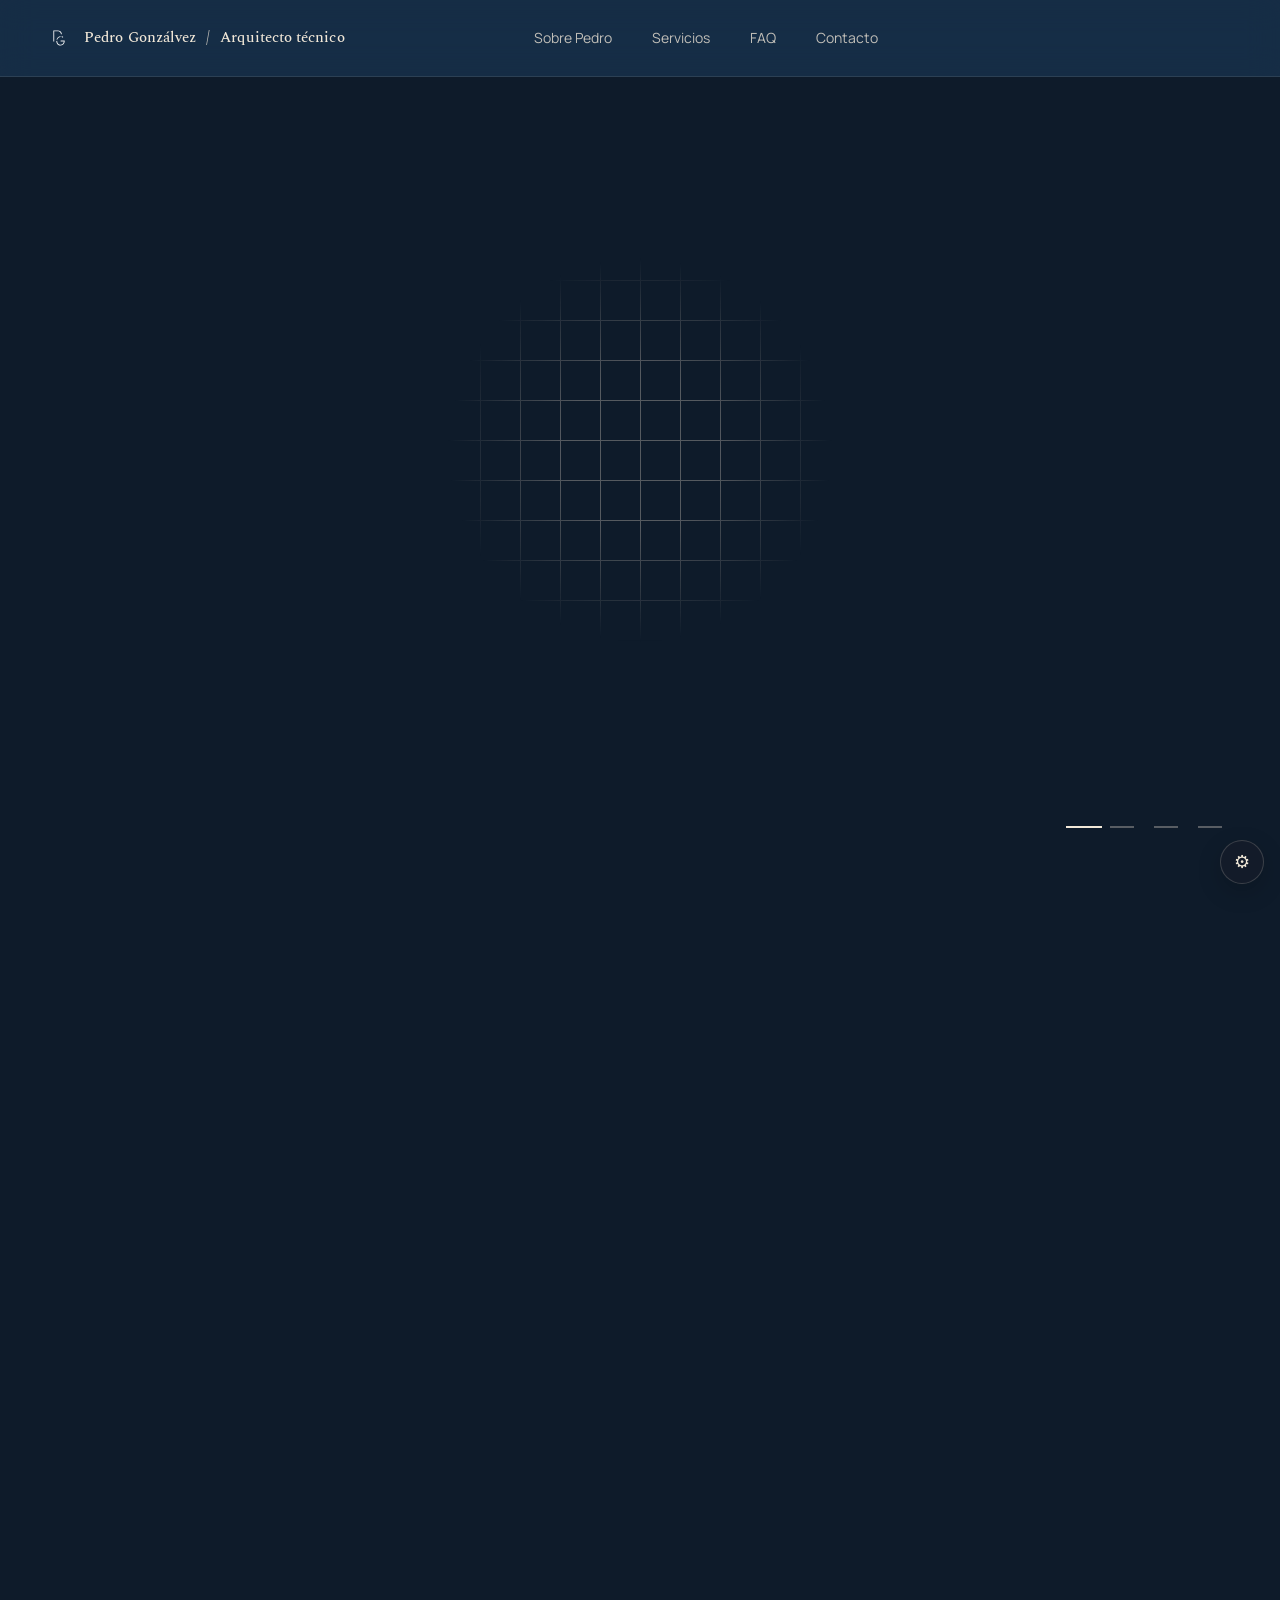
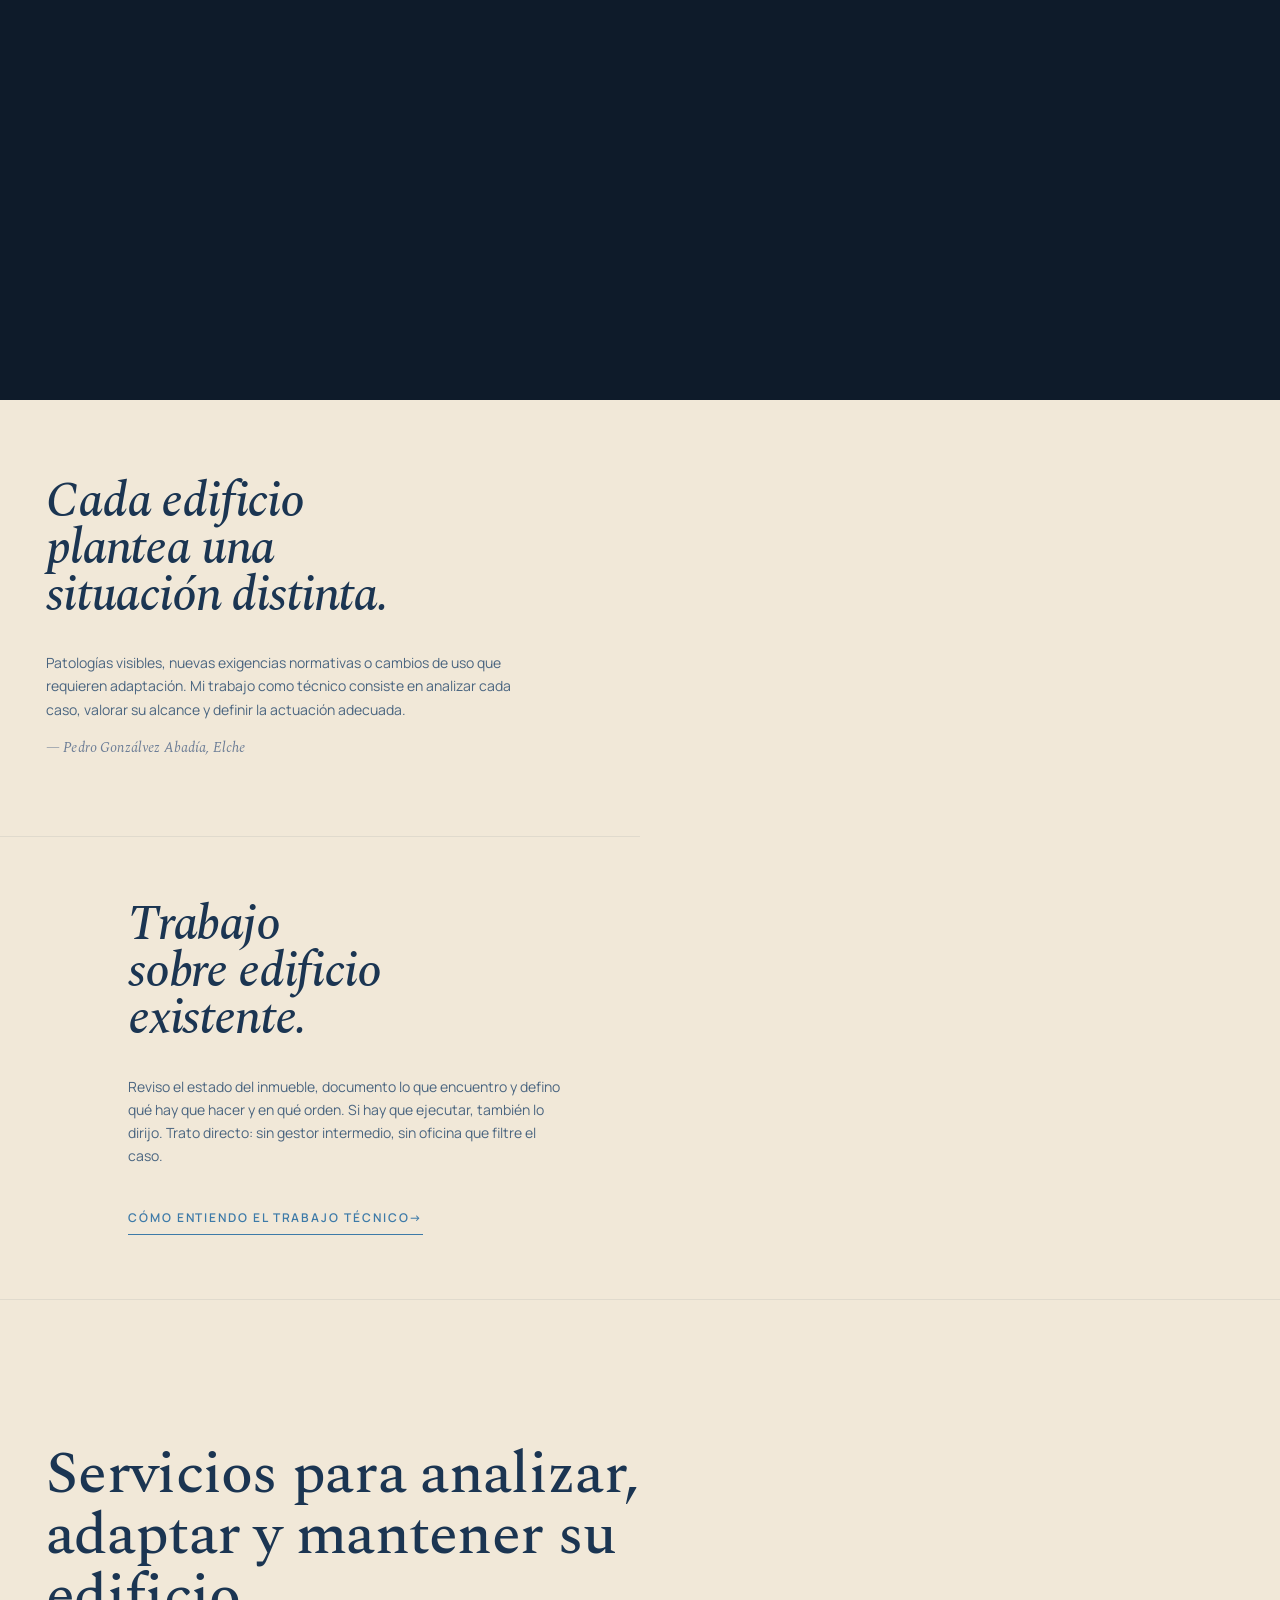
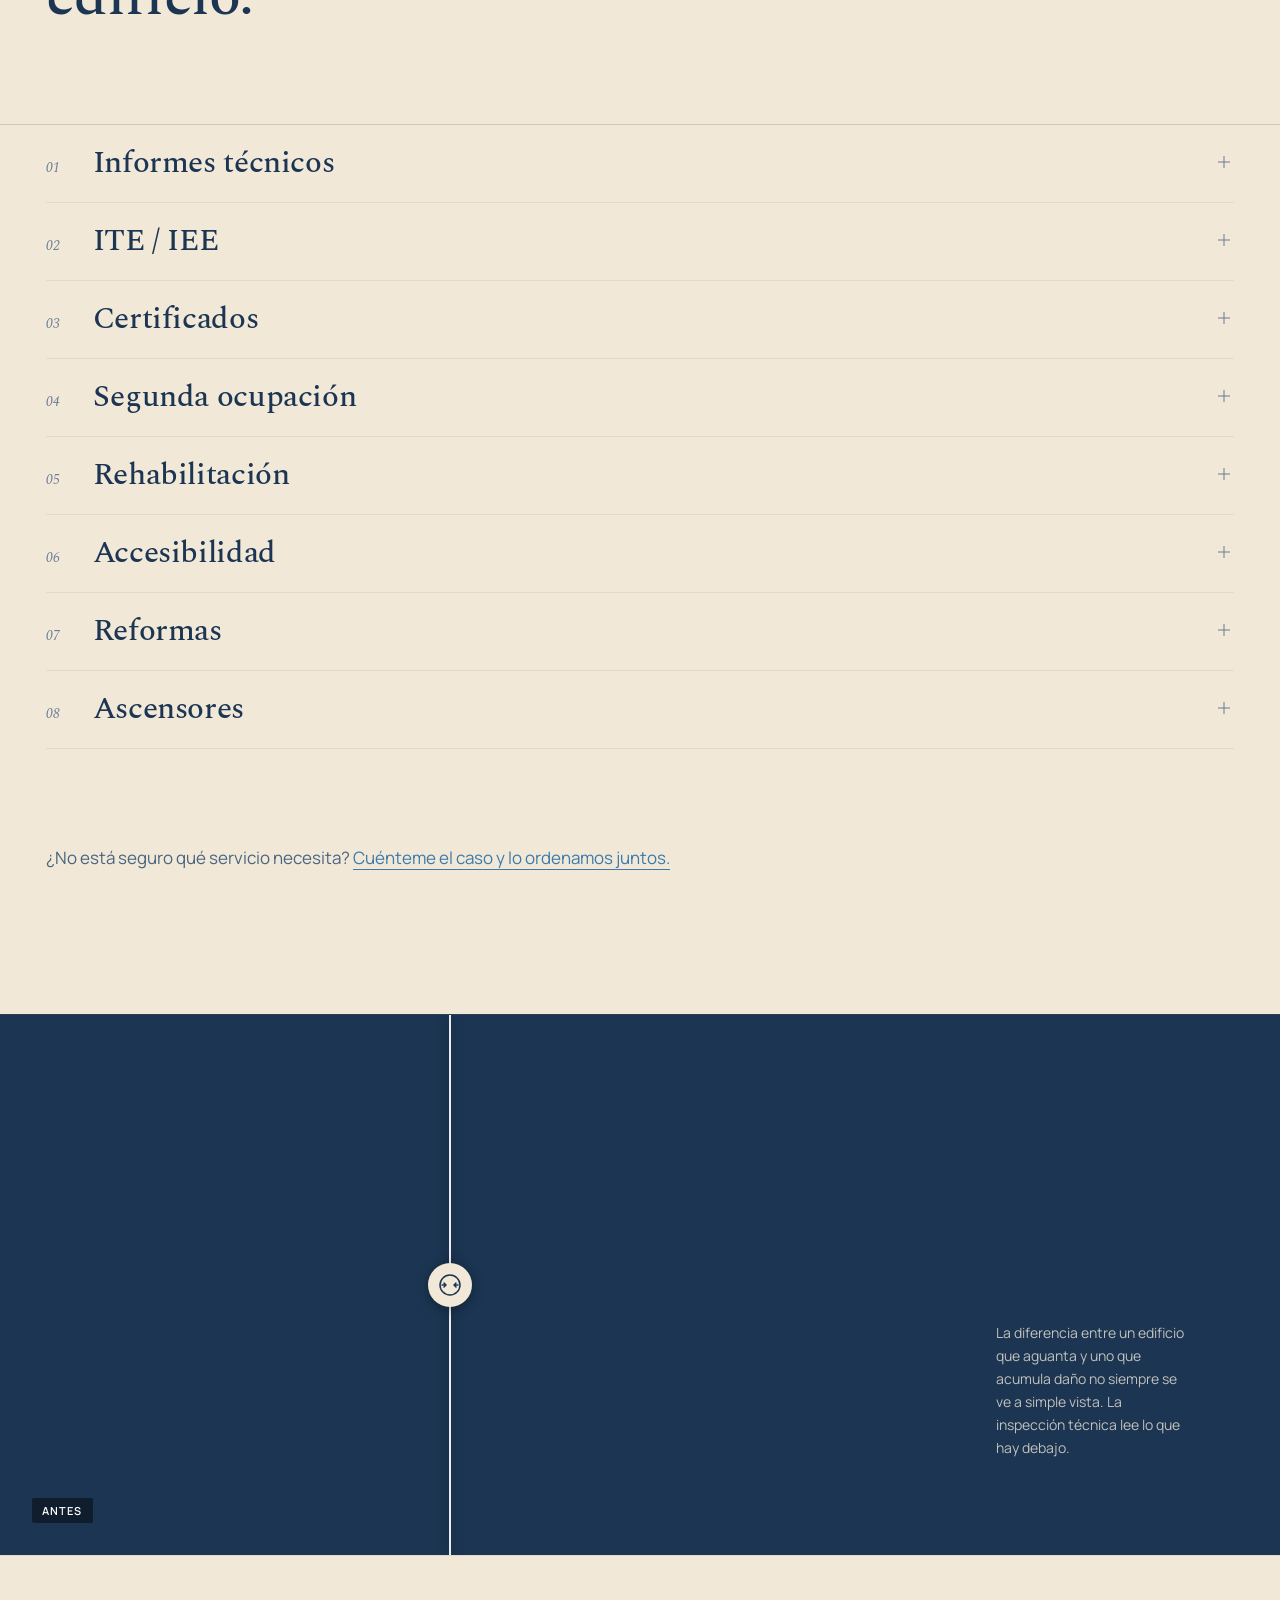
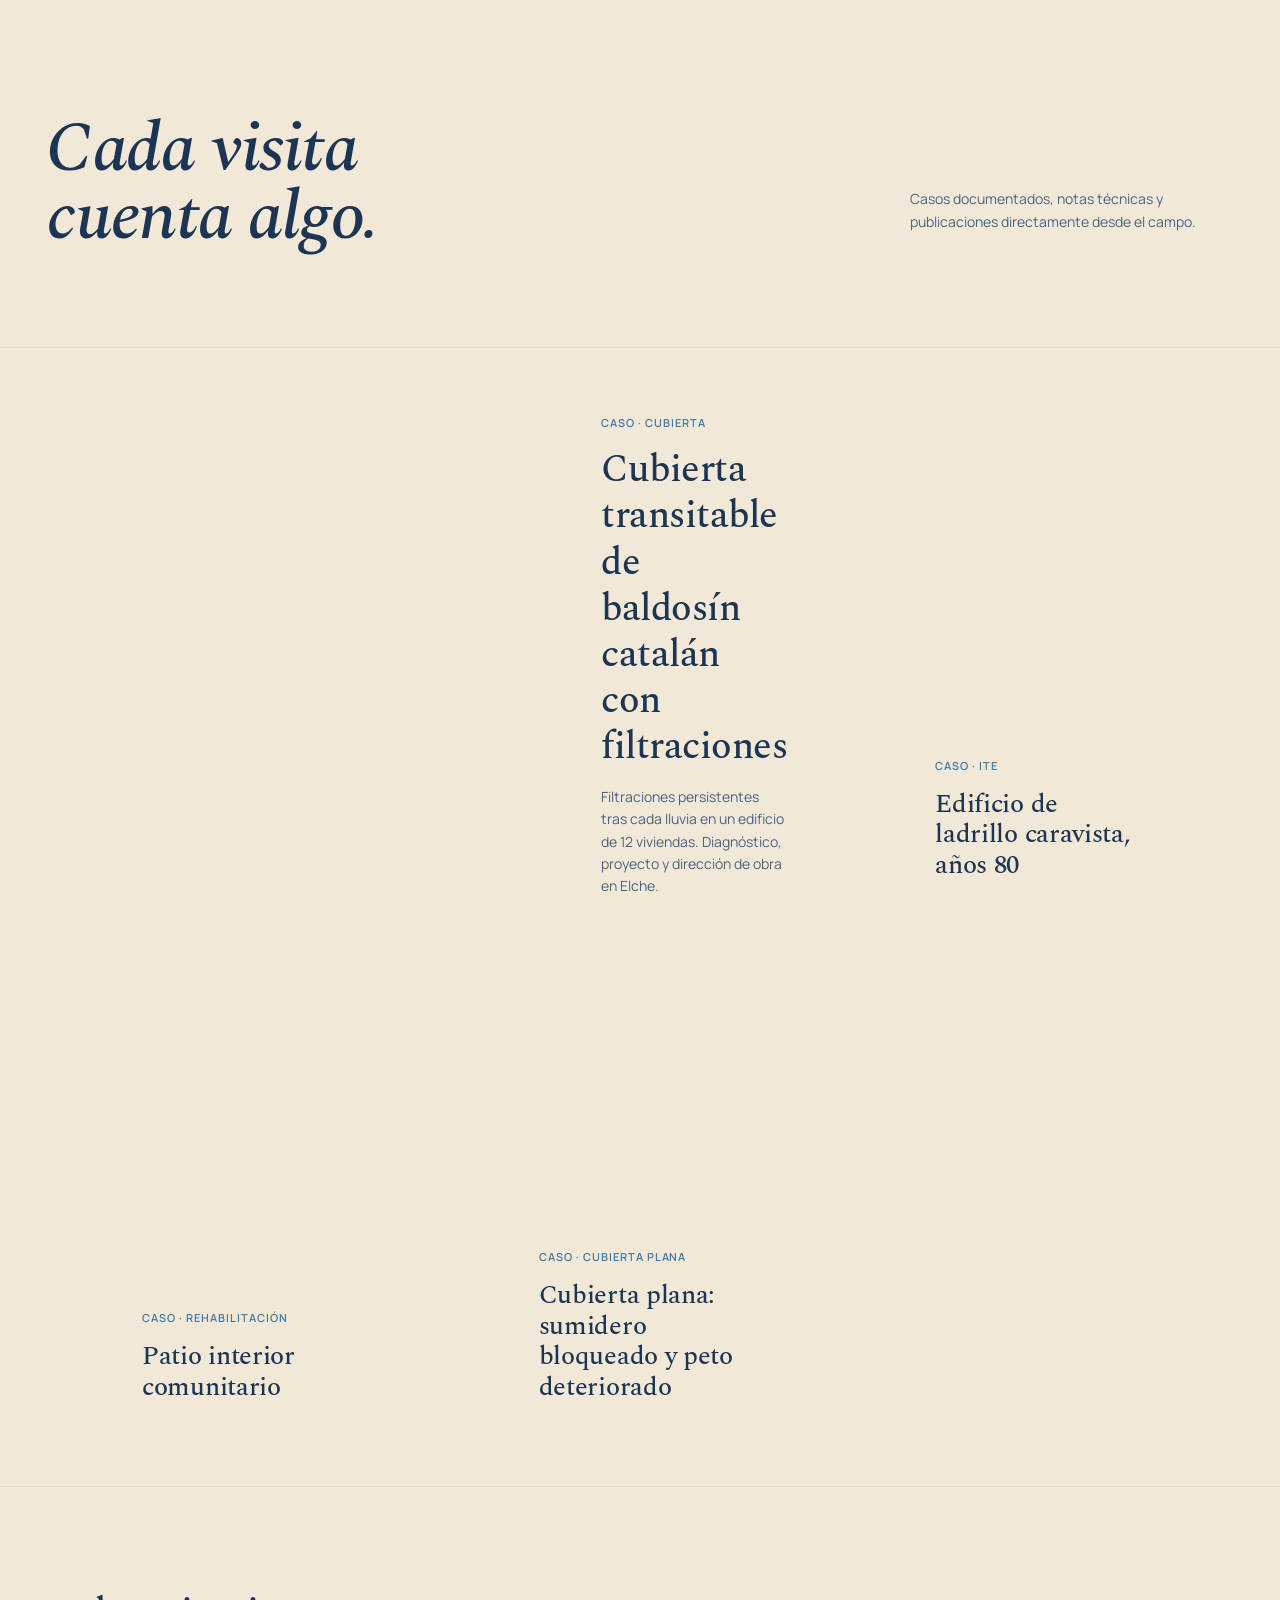
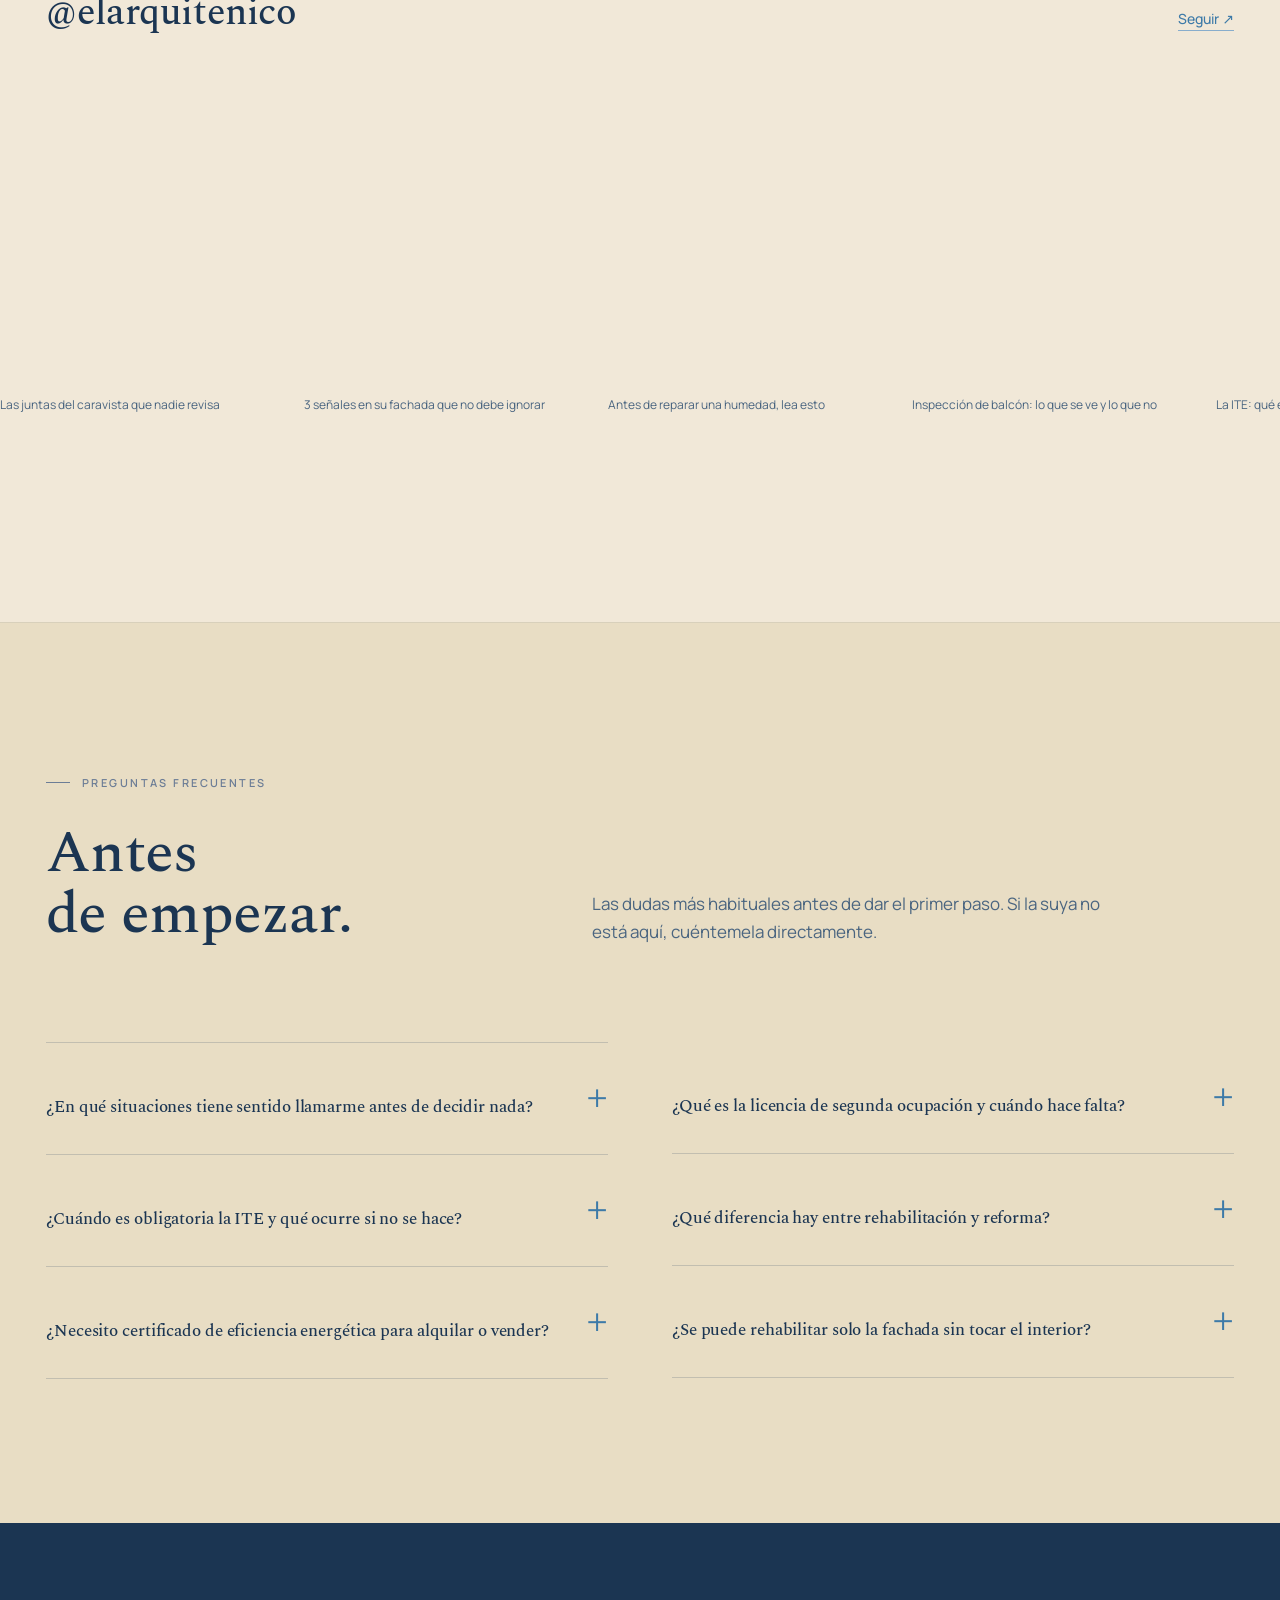
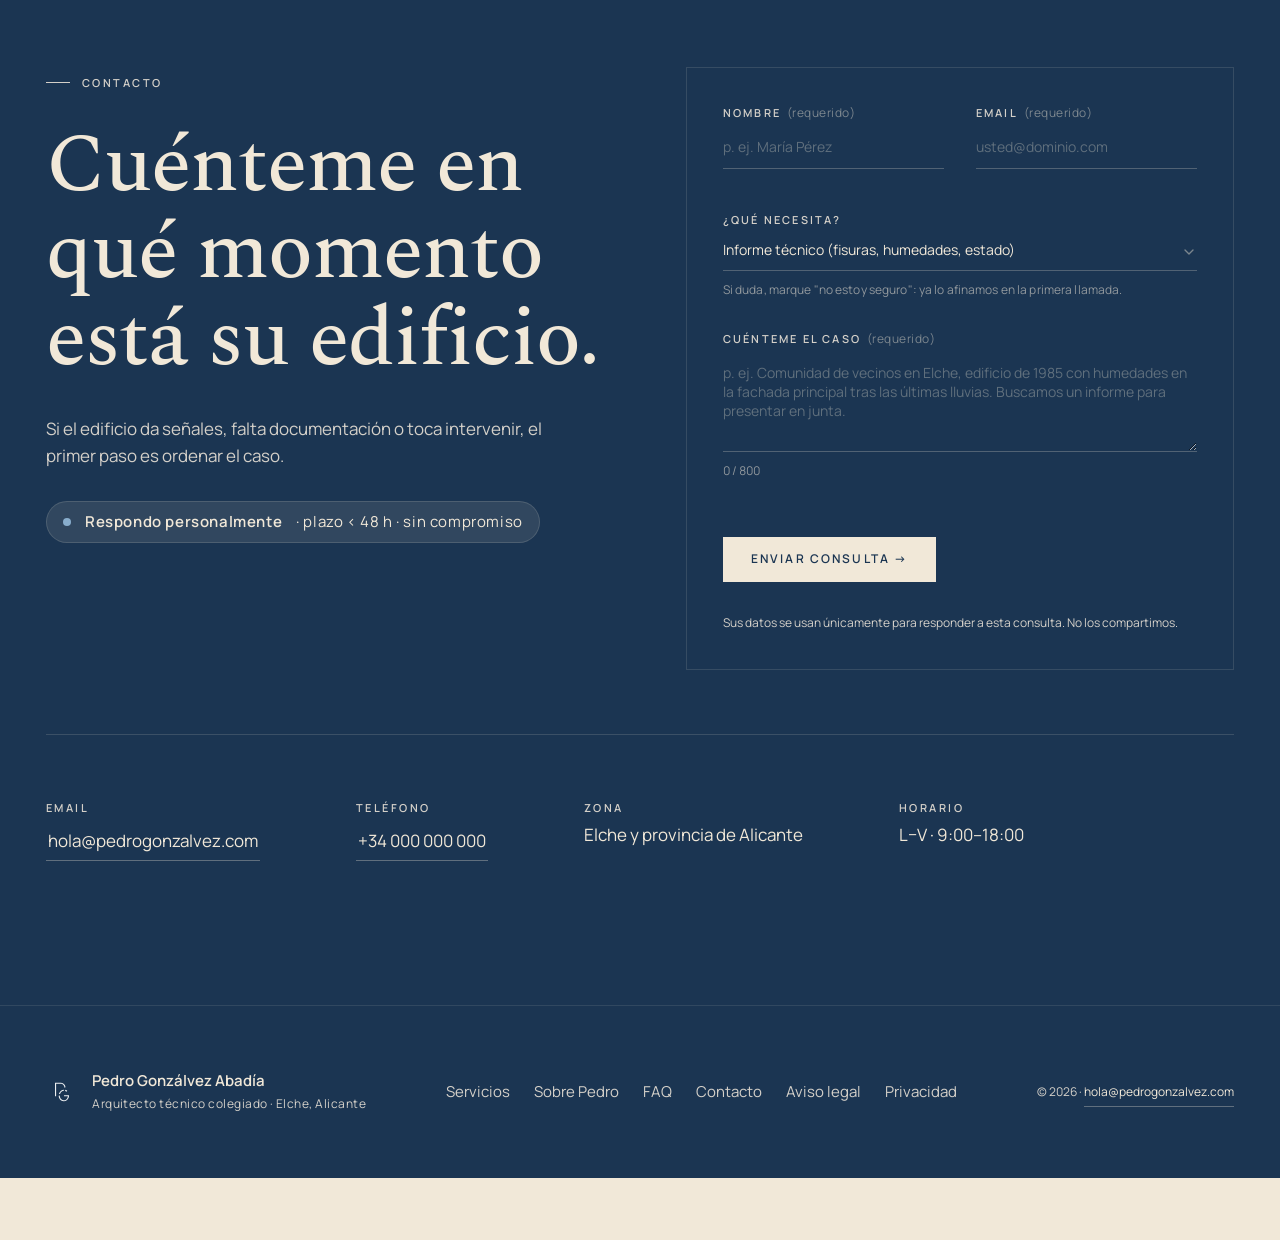
<file: index.html>
<!doctype html>
<html lang="es">
<head>
<meta charset="utf-8" />
<meta http-equiv="refresh" content="0;url=/07-prototype/variants/v1/" />
<title>Pedro Gonzálvez · Arquitecto técnico</title>
</head>
<body></body>
</html>
</file>
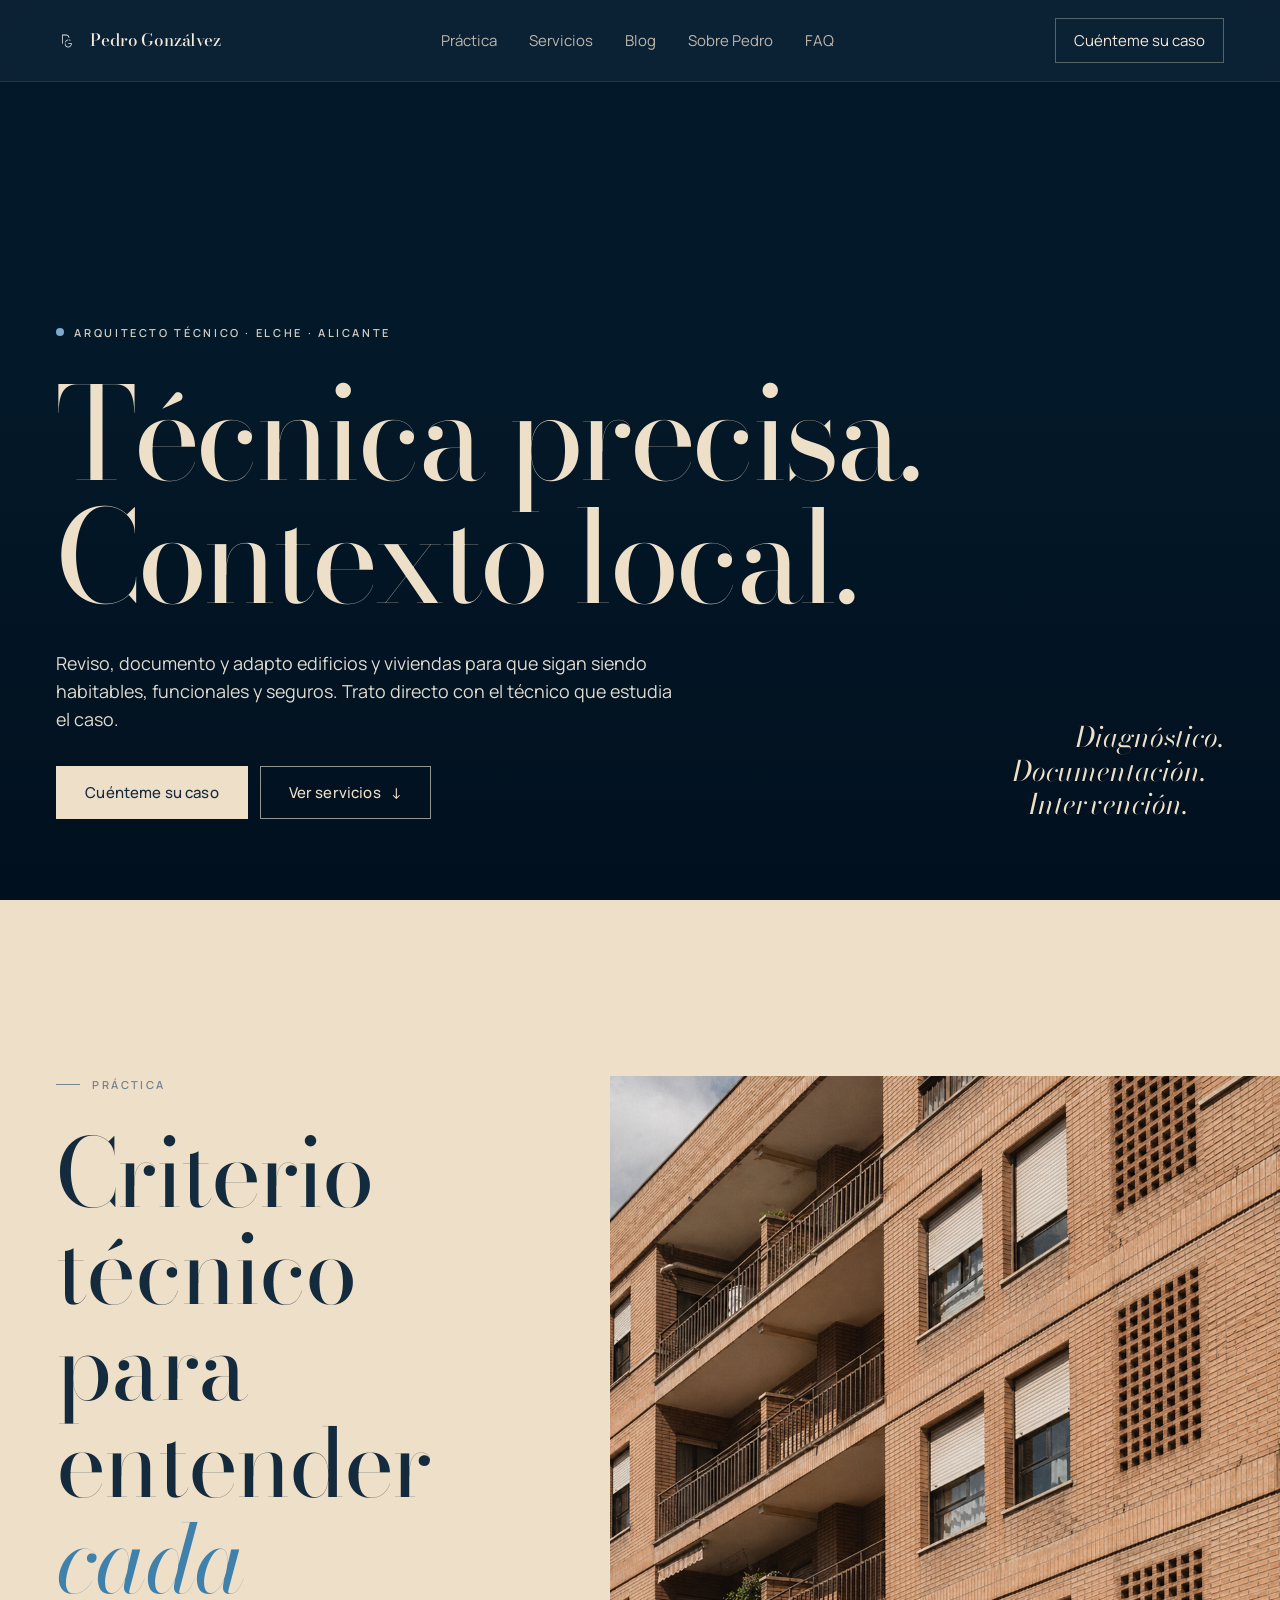
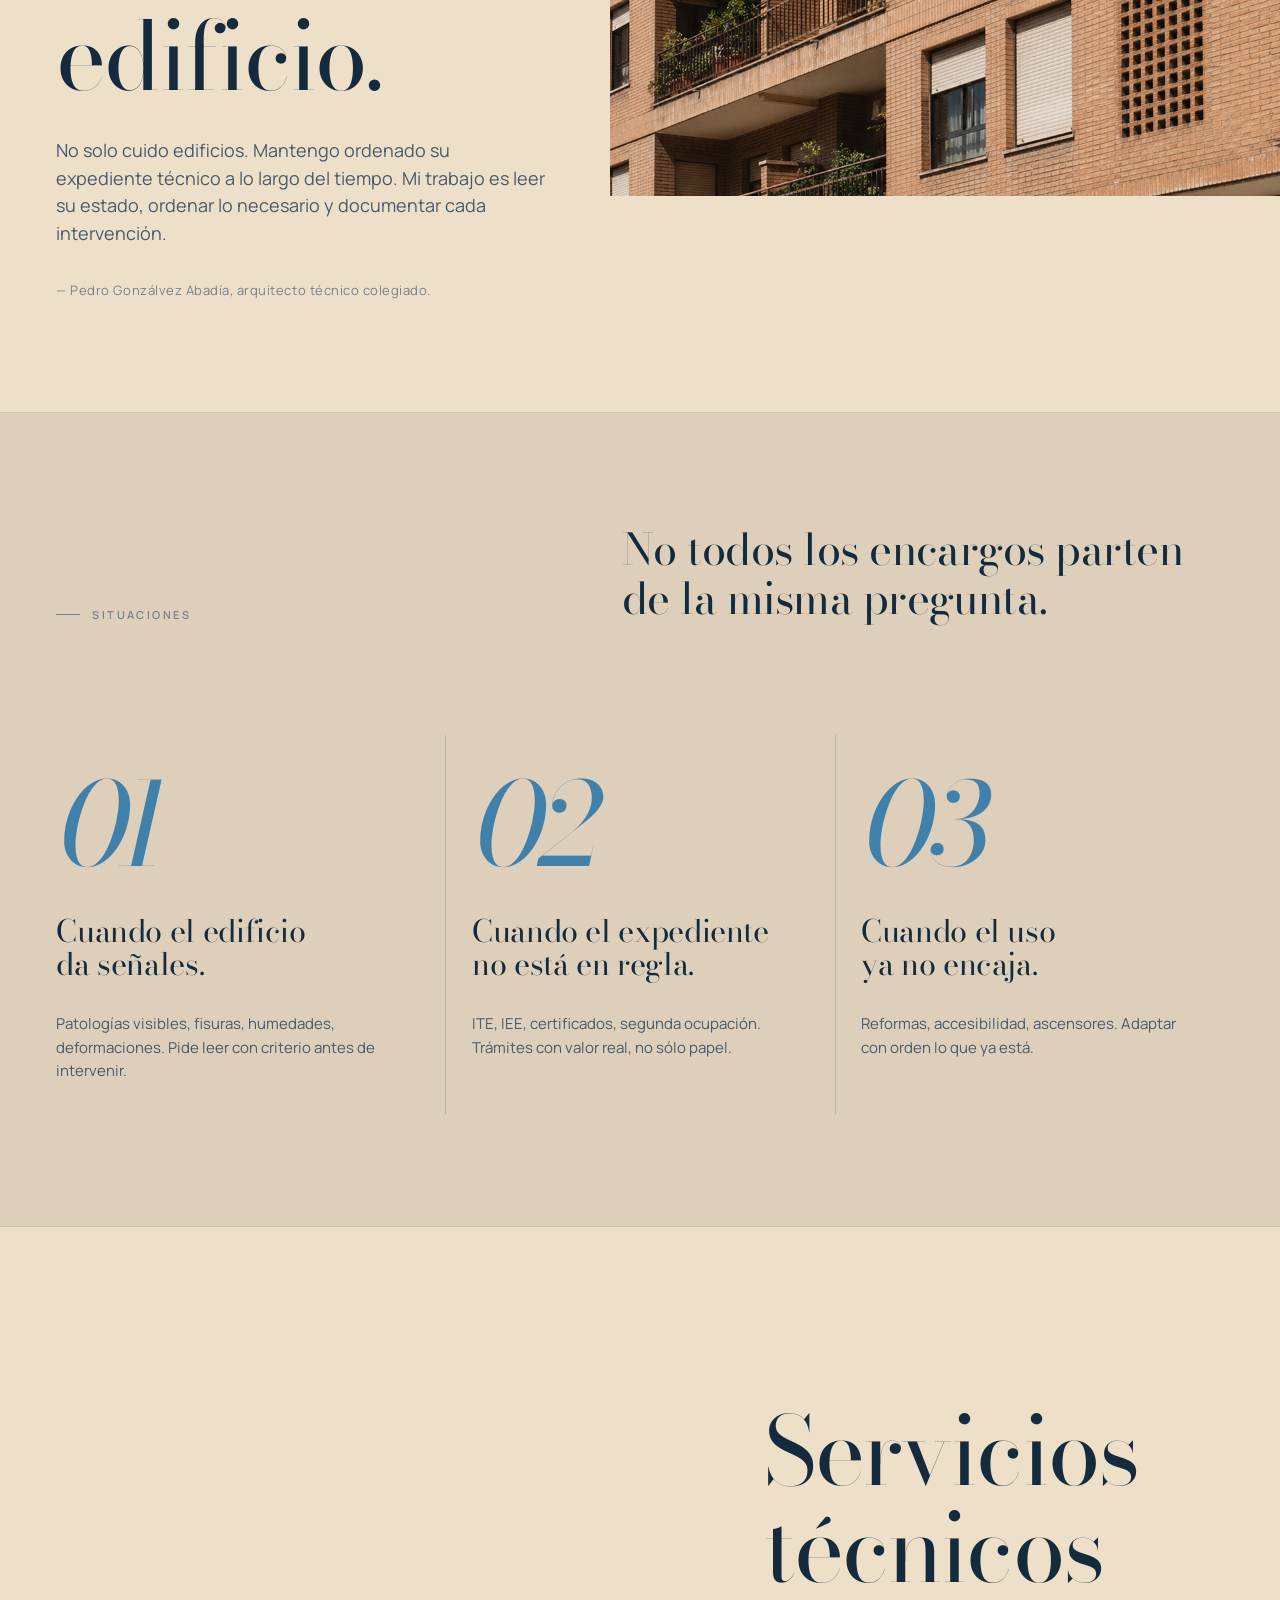
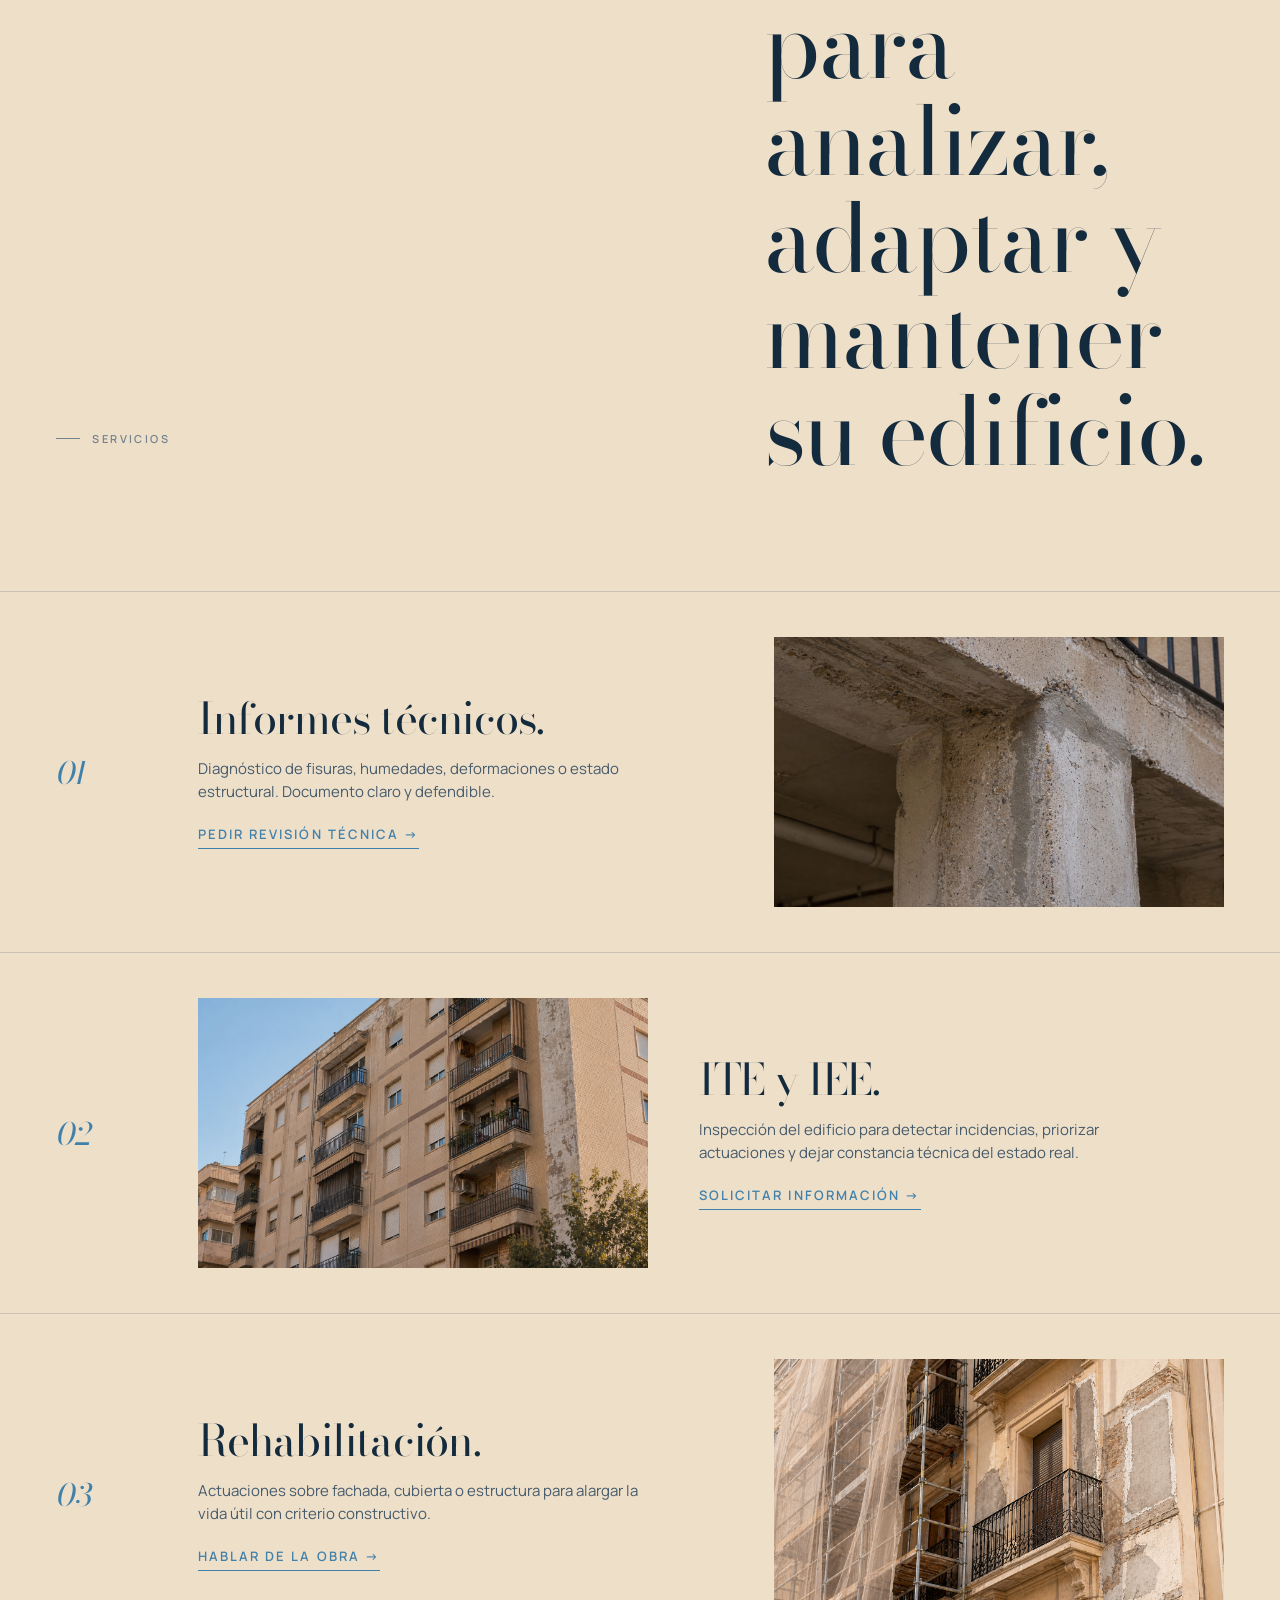
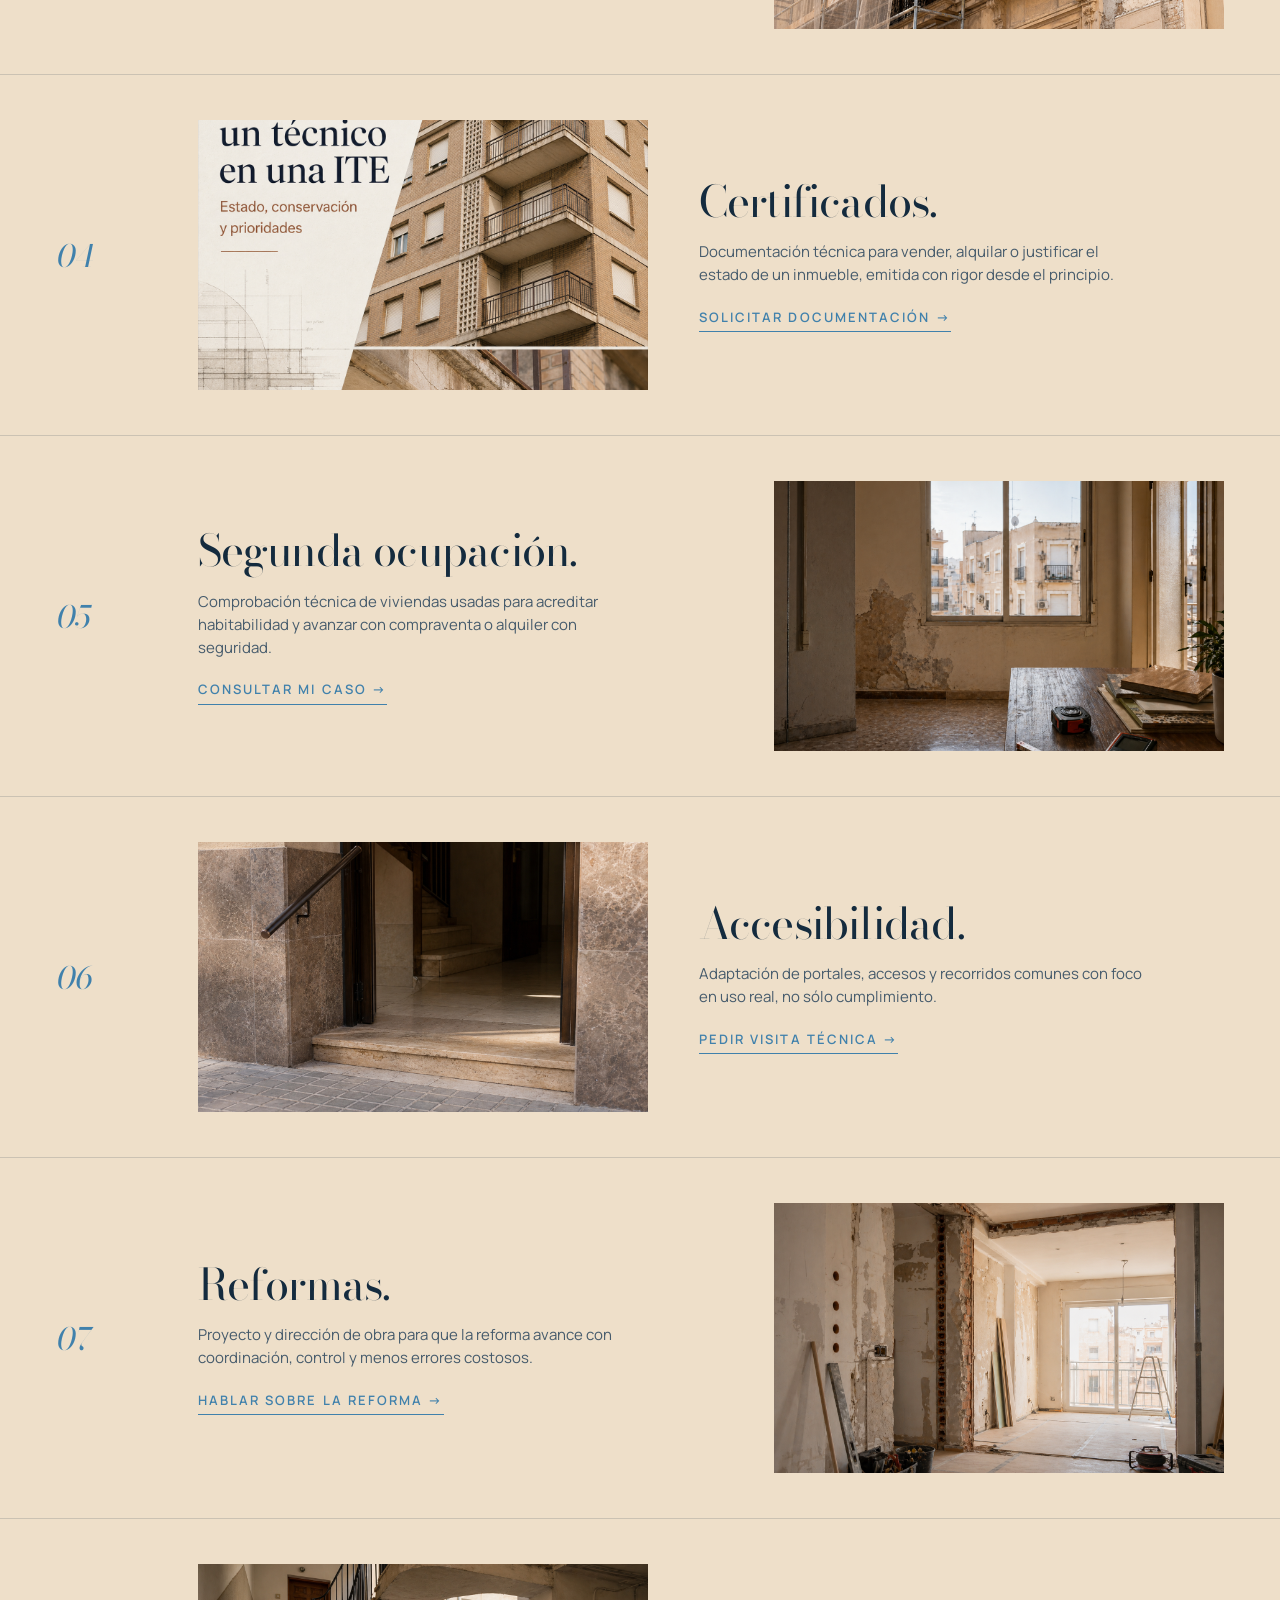
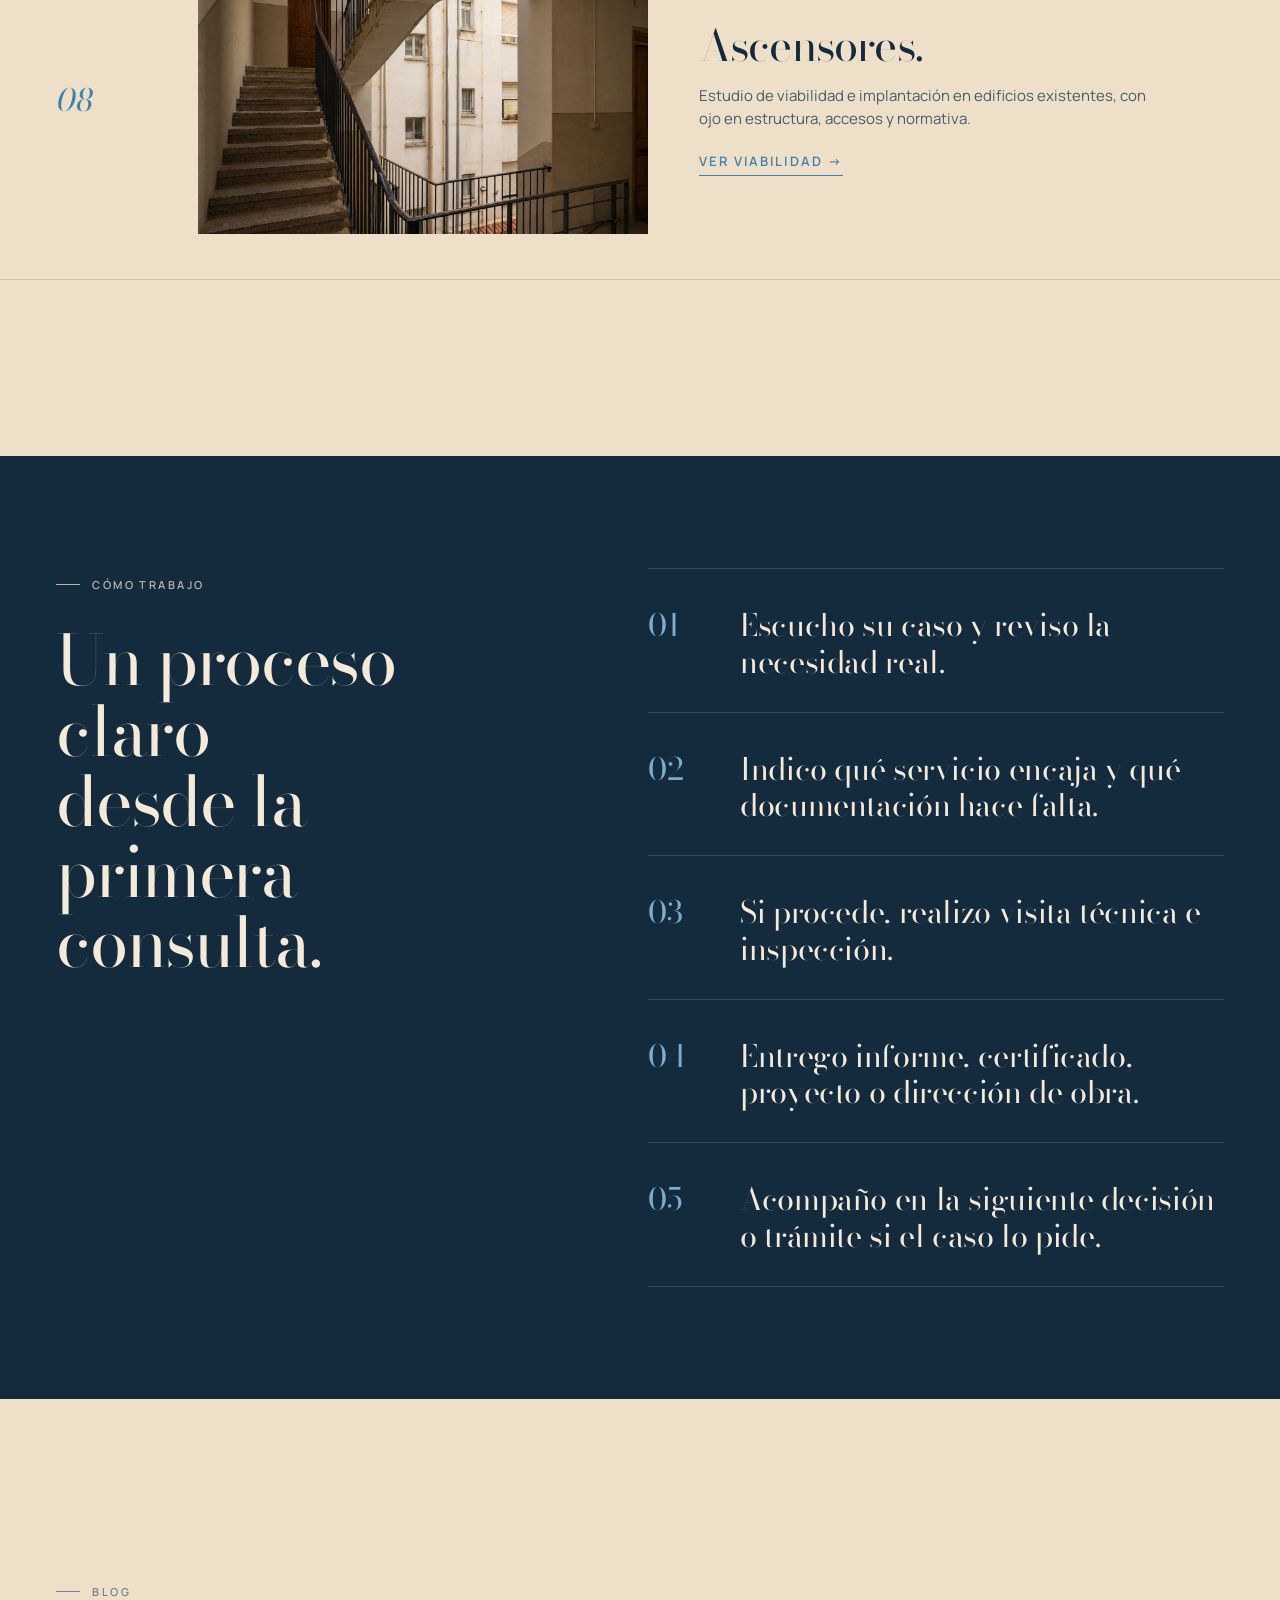
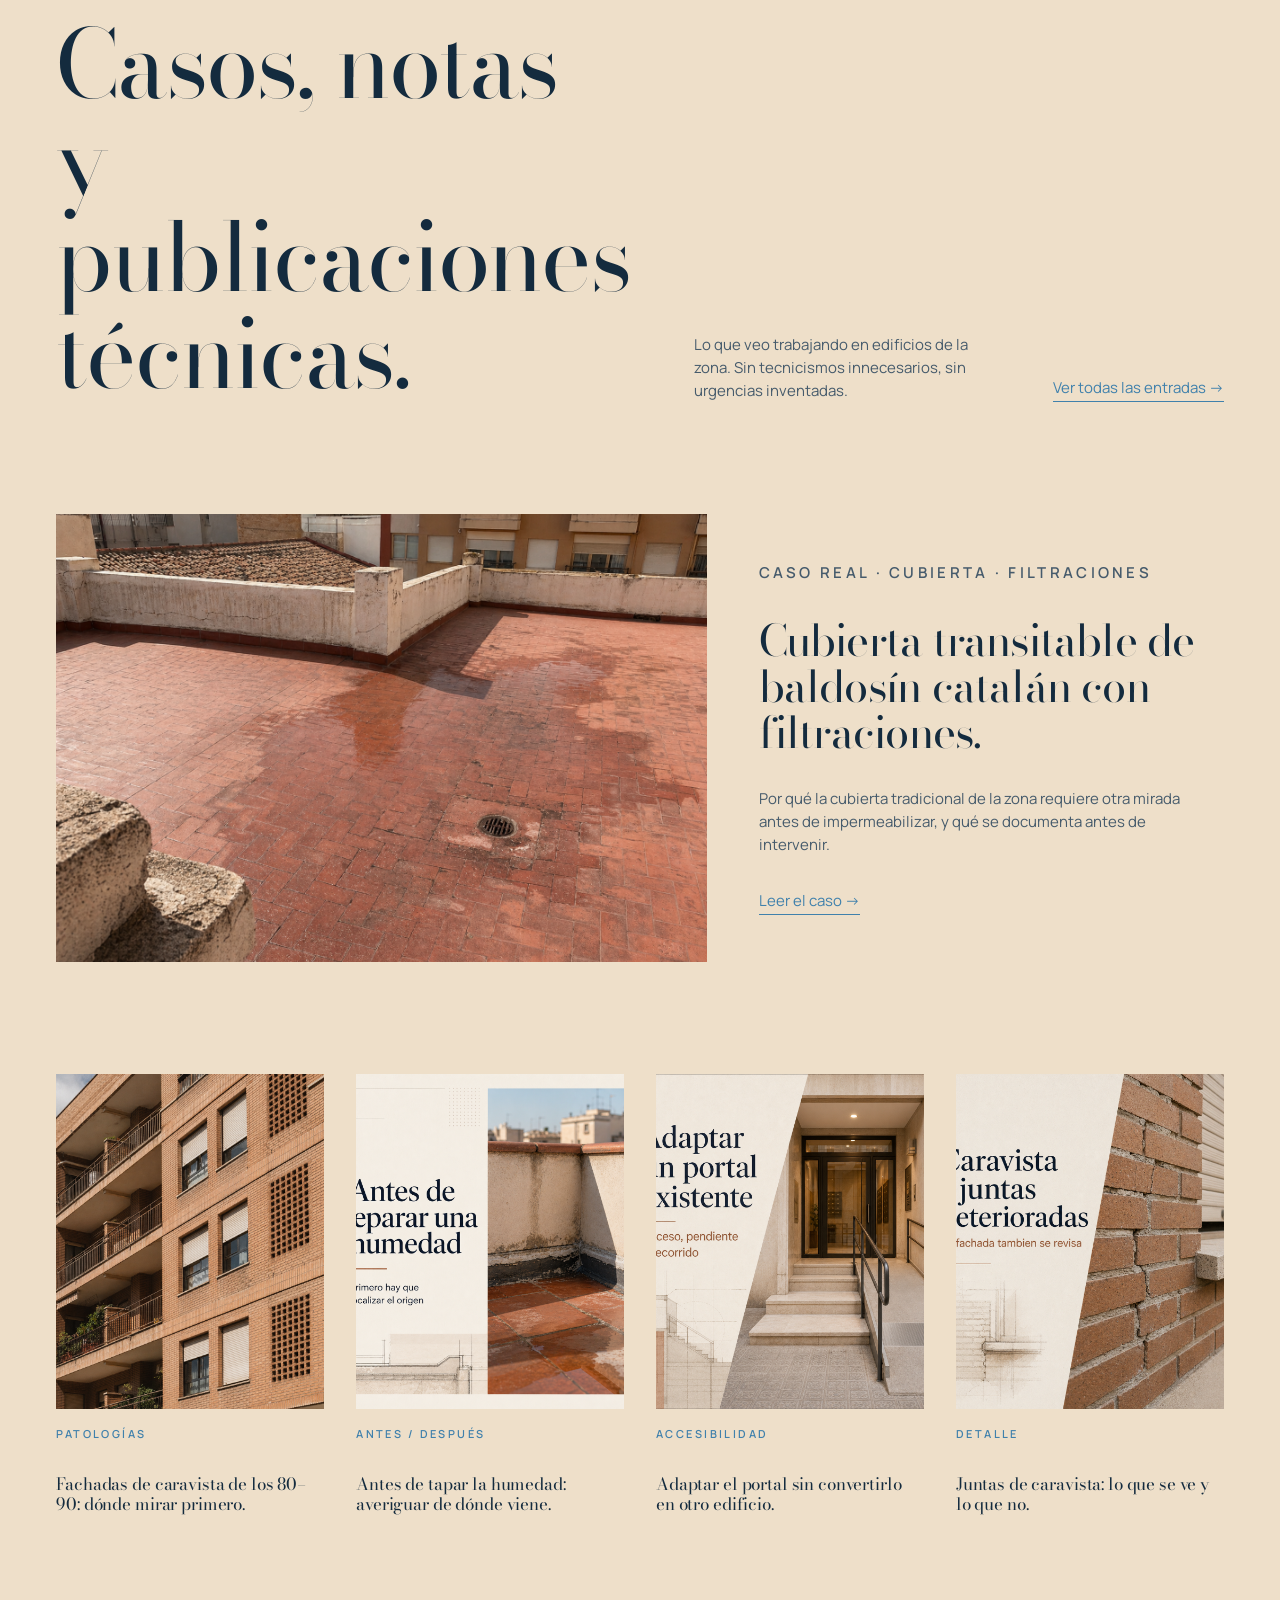
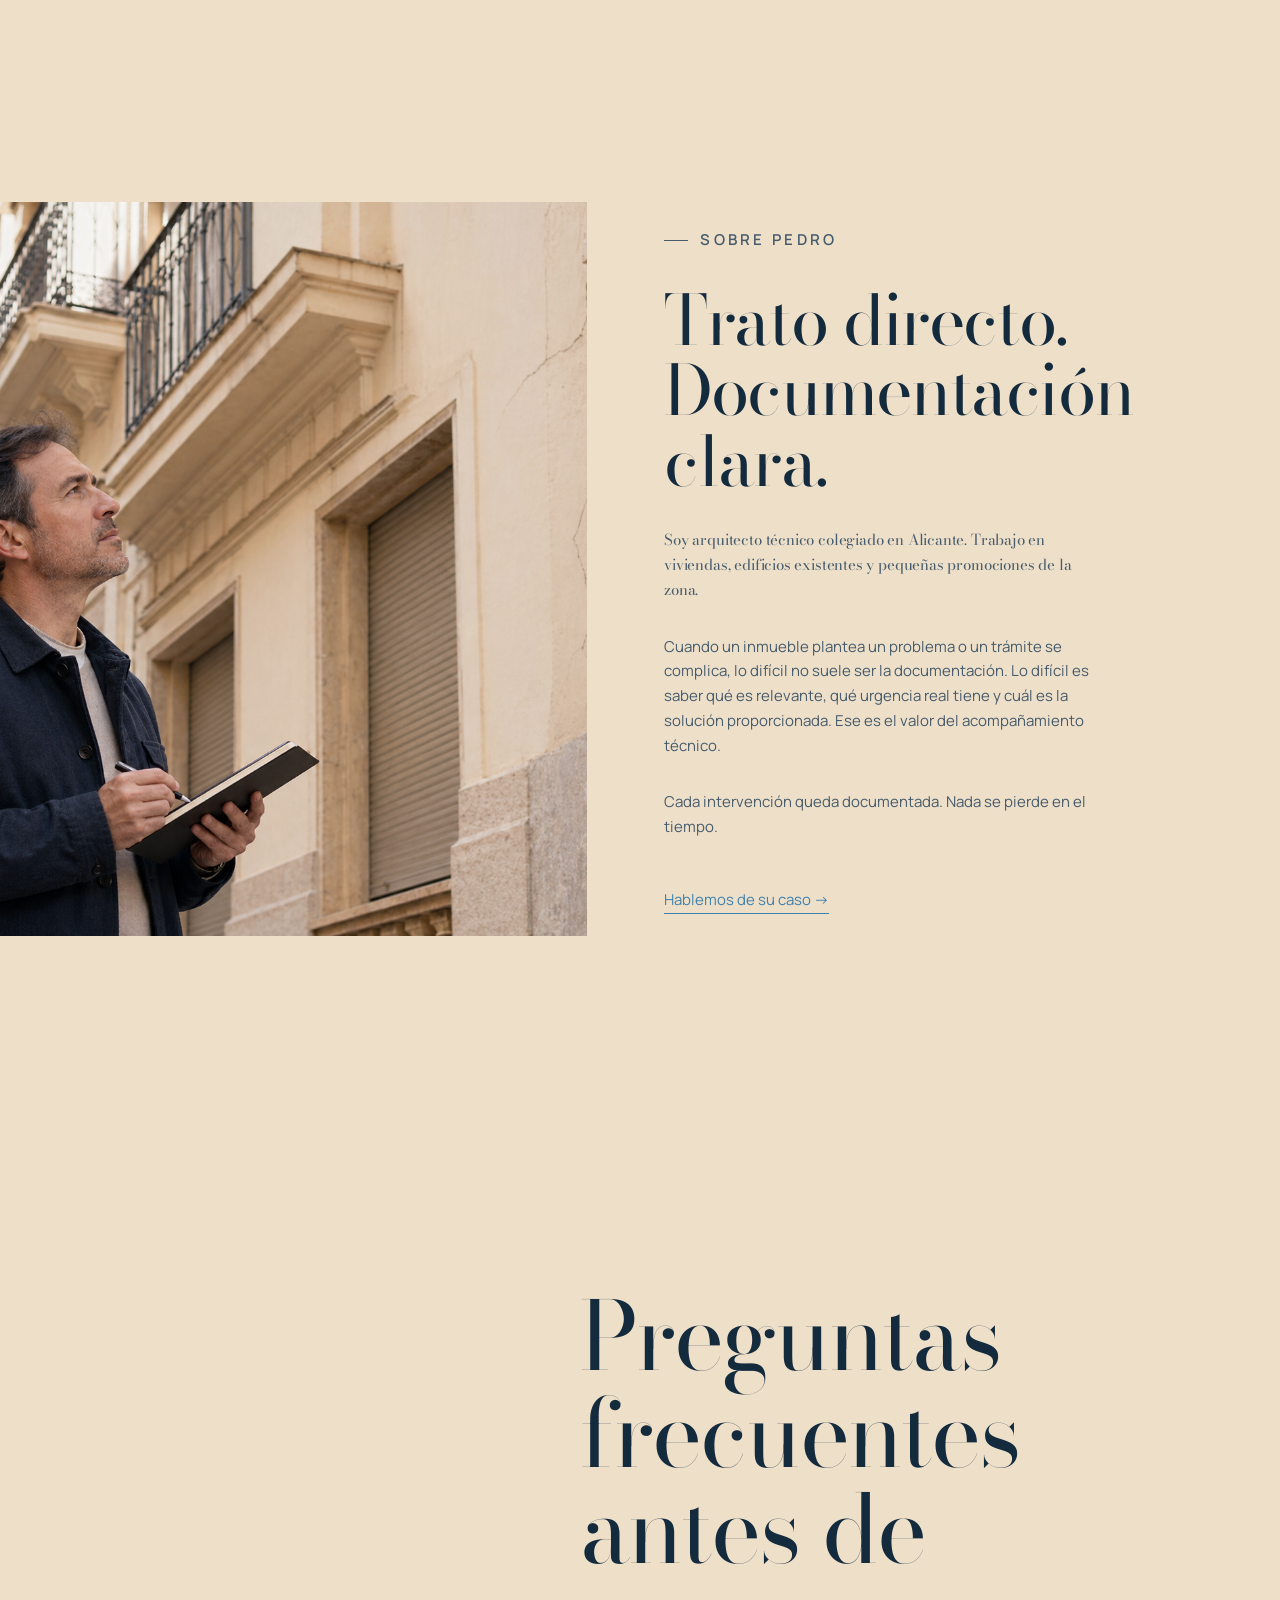
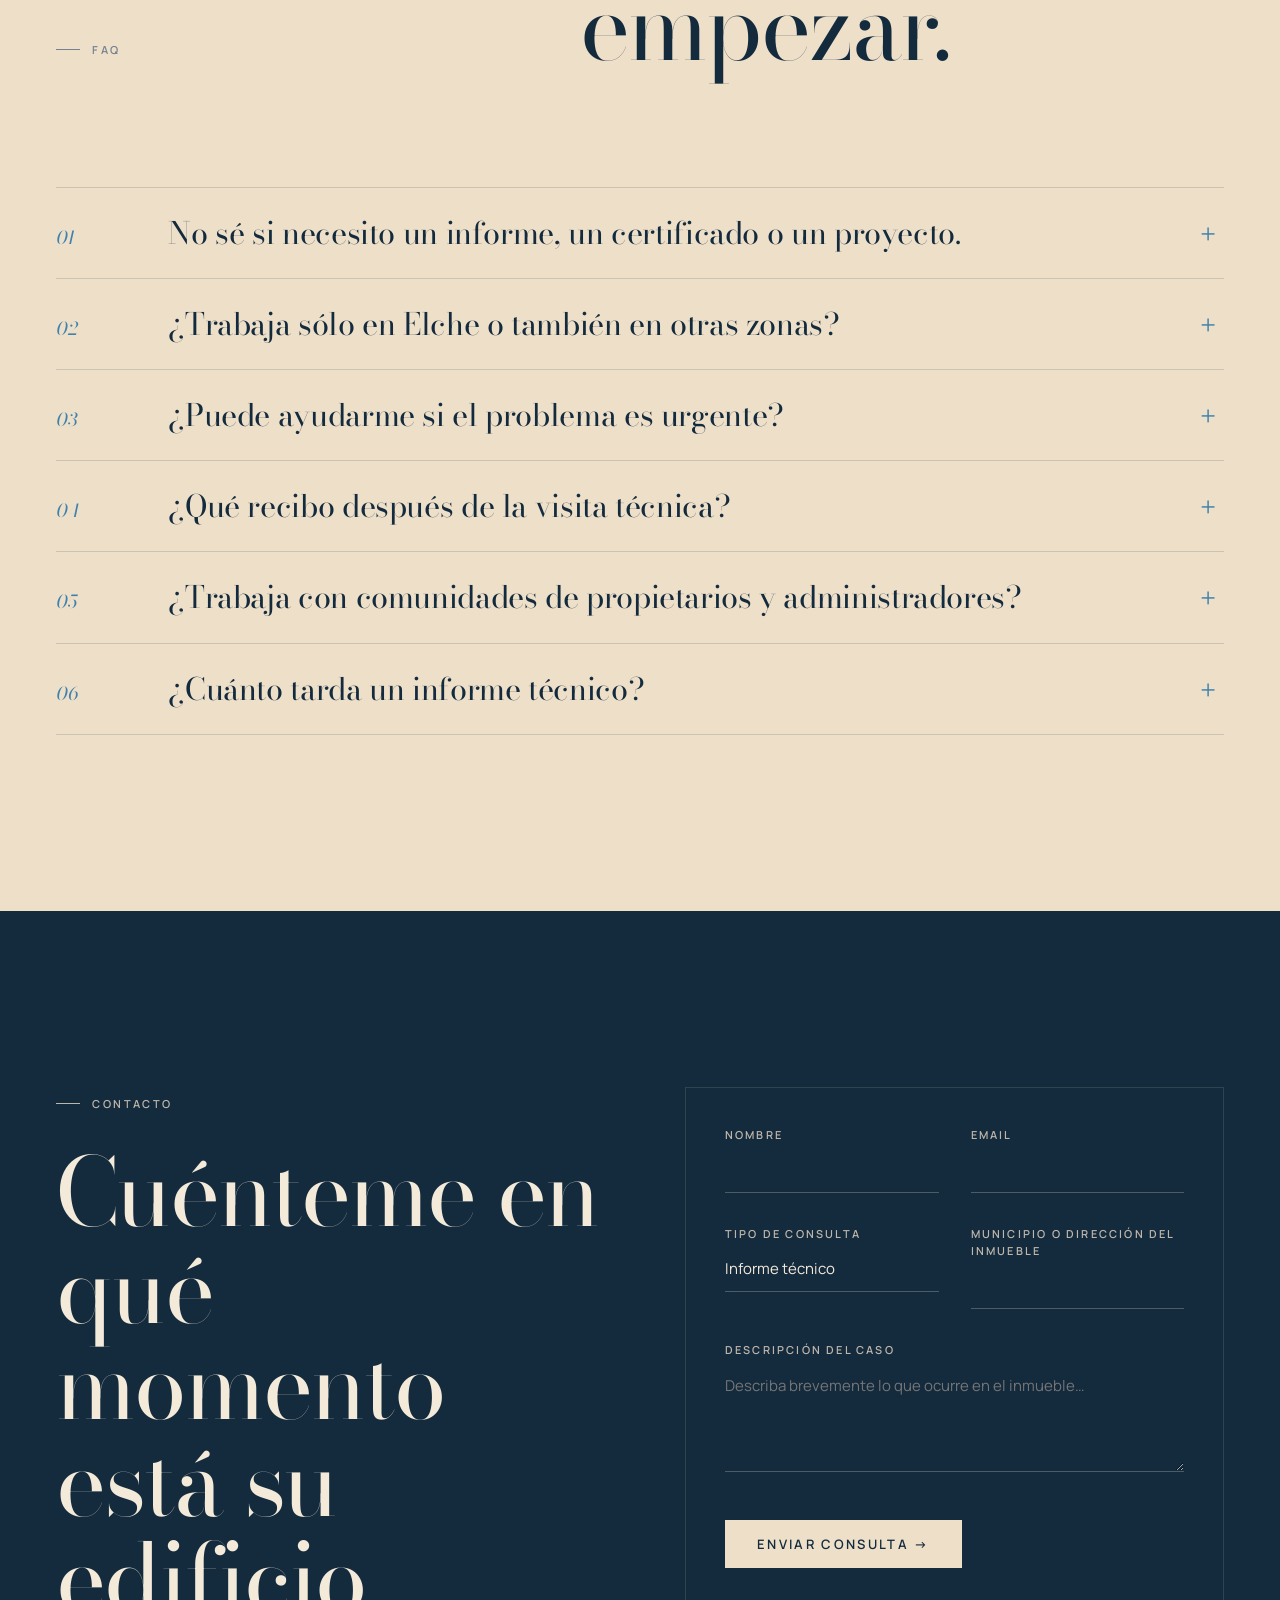
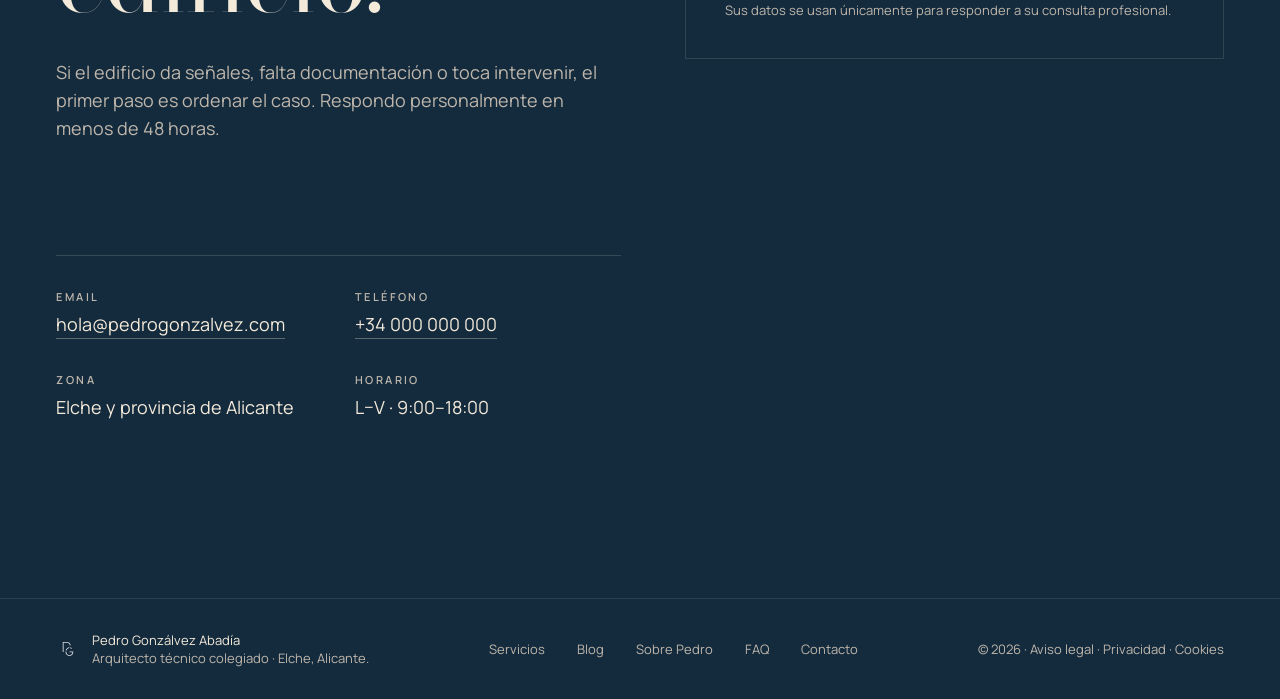
<file: 07-prototype/index.html>
<!doctype html>
<html lang="es" class="scroll-smooth">
<head>
<meta charset="utf-8" />
<meta name="viewport" content="width=device-width, initial-scale=1.0" />
<title>Pedro Gonzálvez Abadía — Arquitecto técnico en Elche</title>
<meta name="description" content="Arquitecto técnico colegiado en Alicante. Reviso, documento y adapto edificios y viviendas para que sigan siendo habitables, funcionales y seguros." />
<link rel="icon" href="../03-media/brand/favicon.svg" />

<!-- Tipografía: Bodoni Moda (display) + Manrope (body). Ambas fuera del reflex list. -->
<link rel="preconnect" href="https://fonts.googleapis.com" />
<link rel="preconnect" href="https://fonts.gstatic.com" crossorigin />
<link href="https://fonts.googleapis.com/css2?family=Bodoni+Moda:ital,opsz,wght@0,6..96,400..900;1,6..96,400..900&family=Manrope:wght@300;400;500;600;700&display=swap" rel="stylesheet" />

<link rel="stylesheet" href="hero.css" />
</head>

<body>

  <!-- =================== HEADER =================== -->
  <header class="nav">
    <a href="#" class="nav__brand">
      <img src="../03-media/brand/logo-isotipo.svg" alt="" />
      <span>Pedro Gonzálvez</span>
    </a>
    <nav class="nav__links">
      <a href="#practica">Práctica</a>
      <a href="#servicios">Servicios</a>
      <a href="#blog">Blog</a>
      <a href="#sobre">Sobre Pedro</a>
      <a href="#faq">FAQ</a>
    </nav>
    <a href="#contacto" class="nav__cta">Cuénteme su caso</a>
  </header>

  <!-- =================== HERO =================== -->
  <section class="hero" aria-label="Hero">
    <video class="hero__video" src="../03-media/hero/videos/01-loop-normal.mp4" muted loop playsinline preload="auto" autoplay></video>

    <div class="hero__copy">
      <p class="hero__kicker fade-in" data-delay="0" data-duration="800">
        <span class="hero__dot"></span>Arquitecto técnico · Elche · Alicante
      </p>

      <h1
        class="hero__title animated-heading"
        data-text="Técnica precisa.&#10;Contexto local.">
      </h1>

      <p class="hero__lead fade-in" data-delay="800" data-duration="1000">
        Reviso, documento y adapto edificios y viviendas para que sigan siendo
        habitables, funcionales y seguros. Trato directo con el técnico que
        estudia el caso.
      </p>

      <div class="hero__actions fade-in" data-delay="1200" data-duration="1000">
        <a href="#contacto" class="btn btn--solid">Cuénteme su caso</a>
        <a href="#servicios" class="btn btn--ghost">Ver servicios <span aria-hidden="true">↓</span></a>
      </div>
    </div>

    <div class="hero__tag fade-in" data-delay="1400" data-duration="1000">
      <span>Diagnóstico.</span>
      <span>Documentación.</span>
      <span>Intervención.</span>
    </div>
  </section>

  <!-- =================== PRÁCTICA — split asimétrico, imagen sangra al borde =================== -->
  <section class="practica" id="practica">
    <div class="practica__text">
      <p class="eyebrow">Práctica</p>
      <h2 class="display">
        Criterio técnico<br/>para entender<br/><em>cada</em> edificio.
      </h2>
      <p class="lede">
        No solo cuido edificios. Mantengo ordenado su expediente técnico a lo
        largo del tiempo. Mi trabajo es leer su estado, ordenar lo necesario y
        documentar cada intervención.
      </p>
      <p class="practica__sign">— Pedro Gonzálvez Abadía, arquitecto técnico colegiado.</p>
    </div>
    <figure class="practica__img" aria-hidden="true">
      <img src="../03-media/images-final/images/06-caso-edificio-caravista-80-90.png" alt="" />
    </figure>
  </section>

  <!-- =================== SITUACIONES — banda ancha, 3 columnas con números enormes =================== -->
  <section class="situaciones">
    <div class="situaciones__head">
      <p class="eyebrow">Situaciones</p>
      <p class="situaciones__lede">No todos los encargos parten de la misma pregunta.</p>
    </div>

    <ol class="situaciones__list">
      <li>
        <span class="situaciones__num">01</span>
        <h3>Cuando el edificio<br/>da señales.</h3>
        <p>Patologías visibles, fisuras, humedades, deformaciones. Pide leer con criterio antes de intervenir.</p>
      </li>
      <li>
        <span class="situaciones__num">02</span>
        <h3>Cuando el expediente<br/>no está en regla.</h3>
        <p>ITE, IEE, certificados, segunda ocupación. Trámites con valor real, no sólo papel.</p>
      </li>
      <li>
        <span class="situaciones__num">03</span>
        <h3>Cuando el uso<br/>ya no encaja.</h3>
        <p>Reformas, accesibilidad, ascensores. Adaptar con orden lo que ya está.</p>
      </li>
    </ol>
  </section>

  <!-- =================== SERVICIOS — lista editorial vertical, no grid =================== -->
  <section class="servicios" id="servicios">
    <header class="servicios__head">
      <p class="eyebrow">Servicios</p>
      <h2 class="display">
        Servicios técnicos para analizar,<br/>adaptar y mantener su edificio.
      </h2>
    </header>

    <ol class="servicios__list">
      <li class="servicio">
        <span class="servicio__n">01</span>
        <div class="servicio__body">
          <h3>Informes técnicos.</h3>
          <p>Diagnóstico de fisuras, humedades, deformaciones o estado estructural. Documento claro y defendible.</p>
          <a href="#contacto" class="servicio__cta">Pedir revisión técnica</a>
        </div>
        <figure class="servicio__img"><img src="../03-media/images-final/images/17-caso-estructura-hormigon.png" alt="" /></figure>
      </li>

      <li class="servicio servicio--reverse">
        <span class="servicio__n">02</span>
        <div class="servicio__body">
          <h3>ITE y IEE.</h3>
          <p>Inspección del edificio para detectar incidencias, priorizar actuaciones y dejar constancia técnica del estado real.</p>
          <a href="#contacto" class="servicio__cta">Solicitar información</a>
        </div>
        <figure class="servicio__img"><img src="../03-media/images-final/images/12-servicio-ite-iee-edificio-comunidad.png" alt="" /></figure>
      </li>

      <li class="servicio">
        <span class="servicio__n">03</span>
        <div class="servicio__body">
          <h3>Rehabilitación.</h3>
          <p>Actuaciones sobre fachada, cubierta o estructura para alargar la vida útil con criterio constructivo.</p>
          <a href="#contacto" class="servicio__cta">Hablar de la obra</a>
        </div>
        <figure class="servicio__img"><img src="../03-media/images-final/images/13-servicio-rehabilitacion-fachada.png" alt="" /></figure>
      </li>

      <li class="servicio servicio--reverse">
        <span class="servicio__n">04</span>
        <div class="servicio__body">
          <h3>Certificados.</h3>
          <p>Documentación técnica para vender, alquilar o justificar el estado de un inmueble, emitida con rigor desde el principio.</p>
          <a href="#contacto" class="servicio__cta">Solicitar documentación</a>
        </div>
        <figure class="servicio__img"><img src="../03-media/images-final/images/21-post-ite.png" alt="" /></figure>
      </li>

      <li class="servicio">
        <span class="servicio__n">05</span>
        <div class="servicio__body">
          <h3>Segunda ocupación.</h3>
          <p>Comprobación técnica de viviendas usadas para acreditar habitabilidad y avanzar con compraventa o alquiler con seguridad.</p>
          <a href="#contacto" class="servicio__cta">Consultar mi caso</a>
        </div>
        <figure class="servicio__img"><img src="../03-media/images-final/images/08-servicio-vivienda-usada-interior.png" alt="" /></figure>
      </li>

      <li class="servicio servicio--reverse">
        <span class="servicio__n">06</span>
        <div class="servicio__body">
          <h3>Accesibilidad.</h3>
          <p>Adaptación de portales, accesos y recorridos comunes con foco en uso real, no sólo cumplimiento.</p>
          <a href="#contacto" class="servicio__cta">Pedir visita técnica</a>
        </div>
        <figure class="servicio__img"><img src="../03-media/images-final/images/14-servicio-accesibilidad-barrera.png" alt="" /></figure>
      </li>

      <li class="servicio">
        <span class="servicio__n">07</span>
        <div class="servicio__body">
          <h3>Reformas.</h3>
          <p>Proyecto y dirección de obra para que la reforma avance con coordinación, control y menos errores costosos.</p>
          <a href="#contacto" class="servicio__cta">Hablar sobre la reforma</a>
        </div>
        <figure class="servicio__img"><img src="../03-media/images-final/images/15-servicio-reformas-interior.png" alt="" /></figure>
      </li>

      <li class="servicio servicio--reverse">
        <span class="servicio__n">08</span>
        <div class="servicio__body">
          <h3>Ascensores.</h3>
          <p>Estudio de viabilidad e implantación en edificios existentes, con ojo en estructura, accesos y normativa.</p>
          <a href="#contacto" class="servicio__cta">Ver viabilidad</a>
        </div>
        <figure class="servicio__img"><img src="../03-media/images-final/images/16-servicio-ascensores-hueco-escalera.png" alt="" /></figure>
      </li>
    </ol>
  </section>

  <!-- =================== PROCESO — banda compacta tipográfica, sin cards =================== -->
  <section class="proceso">
    <div class="proceso__head">
      <p class="eyebrow">Cómo trabajo</p>
      <h2 class="display">Un proceso claro<br/>desde la primera consulta.</h2>
    </div>
    <ol class="proceso__list">
      <li><span>01</span><p>Escucho su caso y reviso la necesidad real.</p></li>
      <li><span>02</span><p>Indico qué servicio encaja y qué documentación hace falta.</p></li>
      <li><span>03</span><p>Si procede, realizo visita técnica e inspección.</p></li>
      <li><span>04</span><p>Entrego informe, certificado, proyecto o dirección de obra.</p></li>
      <li><span>05</span><p>Acompaño en la siguiente decisión o trámite si el caso lo pide.</p></li>
    </ol>
  </section>

  <!-- =================== BLOG — alternancia full-bleed =================== -->
  <section class="blog" id="blog">
    <header class="blog__head">
      <div>
        <p class="eyebrow">Blog</p>
        <h2 class="display">Casos, notas<br/>y publicaciones técnicas.</h2>
      </div>
      <p class="blog__lede">
        Lo que veo trabajando en edificios de la zona. Sin tecnicismos
        innecesarios, sin urgencias inventadas.
      </p>
      <a href="#" class="link">Ver todas las entradas →</a>
    </header>

    <article class="blog__feature">
      <figure><img src="../03-media/images-final/images/05-caso-cubierta-baldosin-catalan.png" alt="" /></figure>
      <div>
        <p class="caps">Caso real · Cubierta · Filtraciones</p>
        <h3>Cubierta transitable de baldosín catalán con filtraciones.</h3>
        <p>Por qué la cubierta tradicional de la zona requiere otra mirada antes de impermeabilizar, y qué se documenta antes de intervenir.</p>
        <a href="#" class="link">Leer el caso →</a>
      </div>
    </article>

    <ol class="blog__list">
      <li>
        <a href="#"><figure><img src="../03-media/images-final/images/06-caso-edificio-caravista-80-90.png" alt="" /></figure>
          <p class="caps">Patologías</p>
          <h4>Fachadas de caravista de los 80–90: dónde mirar primero.</h4>
        </a>
      </li>
      <li>
        <a href="#"><figure><img src="../03-media/images-final/images/20-post-antes-reparar-humedad.png" alt="" /></figure>
          <p class="caps">Antes / después</p>
          <h4>Antes de tapar la humedad: averiguar de dónde viene.</h4>
        </a>
      </li>
      <li>
        <a href="#"><figure><img src="../03-media/images-final/images/23-post-adaptar-portal.png" alt="" /></figure>
          <p class="caps">Accesibilidad</p>
          <h4>Adaptar el portal sin convertirlo en otro edificio.</h4>
        </a>
      </li>
      <li>
        <a href="#"><figure><img src="../03-media/images-final/images/24-post-caravista-juntas.png" alt="" /></figure>
          <p class="caps">Detalle</p>
          <h4>Juntas de caravista: lo que se ve y lo que no.</h4>
        </a>
      </li>
    </ol>
  </section>

  <!-- =================== SOBRE PEDRO — split half-bleed =================== -->
  <section class="sobre" id="sobre">
    <figure class="sobre__photo">
      <img src="../03-media/images-final/images/10-sobre-pedro-trabajando.png" alt="Pedro Gonzálvez en una visita técnica" />
    </figure>
    <div class="sobre__copy">
      <p class="eyebrow">Sobre Pedro</p>
      <h2 class="display">Trato directo. Documentación clara.</h2>
      <p class="sobre__big">
        Soy arquitecto técnico colegiado en Alicante. Trabajo en
        viviendas, edificios existentes y pequeñas promociones de la zona.
      </p>
      <p>
        Cuando un inmueble plantea un problema o un trámite se complica, lo
        difícil no suele ser la documentación. Lo difícil es saber qué es
        relevante, qué urgencia real tiene y cuál es la solución
        proporcionada. Ese es el valor del acompañamiento técnico.
      </p>
      <p>
        Cada intervención queda documentada. Nada se pierde en el tiempo.
      </p>
      <a href="#contacto" class="link">Hablemos de su caso →</a>
    </div>
  </section>

  <!-- =================== FAQ — sin cards, sólo reglas y aire =================== -->
  <section class="faq" id="faq">
    <header class="faq__head">
      <p class="eyebrow">FAQ</p>
      <h2 class="display">Preguntas frecuentes<br/>antes de empezar.</h2>
    </header>

    <ol class="faq__list">
      <li>
        <details>
          <summary><span class="faq__n">01</span><span>No sé si necesito un informe, un certificado o un proyecto.</span><i aria-hidden="true">+</i></summary>
          <p>En la primera toma de contacto definimos qué documentación necesita realmente su caso para no empezar por el servicio equivocado.</p>
        </details>
      </li>
      <li>
        <details>
          <summary><span class="faq__n">02</span><span>¿Trabaja sólo en Elche o también en otras zonas?</span><i aria-hidden="true">+</i></summary>
          <p>El ámbito principal es Elche y la provincia de Alicante. Si su inmueble está fuera, indíquemelo y valoramos el desplazamiento.</p>
        </details>
      </li>
      <li>
        <details>
          <summary><span class="faq__n">03</span><span>¿Puede ayudarme si el problema es urgente?</span><i aria-hidden="true">+</i></summary>
          <p>Si hay una incidencia que afecta a la seguridad o al uso del inmueble, conviene indicarlo desde el primer mensaje para priorizar la visita.</p>
        </details>
      </li>
      <li>
        <details>
          <summary><span class="faq__n">04</span><span>¿Qué recibo después de la visita técnica?</span><i aria-hidden="true">+</i></summary>
          <p>Un informe escrito con el alcance del problema, recomendación de actuación y, si procede, presupuesto orientativo de la siguiente fase.</p>
        </details>
      </li>
      <li>
        <details>
          <summary><span class="faq__n">05</span><span>¿Trabaja con comunidades de propietarios y administradores?</span><i aria-hidden="true">+</i></summary>
          <p>Sí. Buena parte del trabajo son ITE/IEE, accesibilidad y patologías de fachada o cubierta para comunidades. La explicación se adapta a quien tenga que decidir.</p>
        </details>
      </li>
      <li>
        <details>
          <summary><span class="faq__n">06</span><span>¿Cuánto tarda un informe técnico?</span><i aria-hidden="true">+</i></summary>
          <p>Un informe básico tras visita suele entregarse en 7–10 días. Los casos con mediciones o coordinación con otros técnicos pueden alargarse. Le indico el plazo concreto al revisar su caso.</p>
        </details>
      </li>
    </ol>
  </section>

  <!-- =================== CONTACTO — full-bleed dark, asimetría real =================== -->
  <section class="contacto" id="contacto">
    <div class="contacto__copy">
      <p class="eyebrow eyebrow--light">Contacto</p>
      <h2 class="display">
        Cuénteme en qué momento<br/>está su edificio.
      </h2>
      <p class="contacto__lede">
        Si el edificio da señales, falta documentación o toca intervenir,
        el primer paso es ordenar el caso. Respondo personalmente en menos
        de 48 horas.
      </p>

      <dl class="contacto__data">
        <div><dt>Email</dt><dd><a href="mailto:hola@pedrogonzalvez.com">hola@pedrogonzalvez.com</a></dd></div>
        <div><dt>Teléfono</dt><dd><a href="tel:+34000000000">+34 000 000 000</a></dd></div>
        <div><dt>Zona</dt><dd>Elche y provincia de Alicante</dd></div>
        <div><dt>Horario</dt><dd>L–V · 9:00–18:00</dd></div>
      </dl>
    </div>

    <form class="contacto__form" onsubmit="event.preventDefault(); this.querySelector('.contacto__success').hidden = false;">
      <label>
        <span>Nombre</span>
        <input type="text" name="nombre" required />
      </label>
      <label>
        <span>Email</span>
        <input type="email" name="email" required />
      </label>
      <label>
        <span>Tipo de consulta</span>
        <select name="tipo">
          <option>Informe técnico</option>
          <option>ITE / IEE</option>
          <option>Rehabilitación</option>
          <option>Certificado</option>
          <option>Segunda ocupación</option>
          <option>Accesibilidad</option>
          <option>Reforma</option>
          <option>Ascensor</option>
          <option>Otra</option>
        </select>
      </label>
      <label>
        <span>Municipio o dirección del inmueble</span>
        <input type="text" name="lugar" />
      </label>
      <label class="contacto__full">
        <span>Descripción del caso</span>
        <textarea name="mensaje" rows="4" required placeholder="Describa brevemente lo que ocurre en el inmueble…"></textarea>
      </label>
      <button type="submit">Enviar consulta →</button>
      <p class="contacto__legal">Sus datos se usan únicamente para responder a su consulta profesional.</p>
      <p class="contacto__success" hidden>✓ Hemos recibido su consulta. Le responderé personalmente en menos de 48 horas.</p>
    </form>
  </section>

  <!-- =================== FOOTER =================== -->
  <footer class="foot">
    <div class="foot__brand">
      <img src="../03-media/brand/logo-isotipo.svg" alt="" />
      <p>Pedro Gonzálvez Abadía<br/><span>Arquitecto técnico colegiado · Elche, Alicante.</span></p>
    </div>
    <nav class="foot__nav">
      <a href="#servicios">Servicios</a>
      <a href="#blog">Blog</a>
      <a href="#sobre">Sobre Pedro</a>
      <a href="#faq">FAQ</a>
      <a href="#contacto">Contacto</a>
    </nav>
    <p class="foot__legal">© <span id="y"></span> · Aviso legal · Privacidad · Cookies</p>
  </footer>

  <script>document.getElementById('y').textContent = new Date().getFullYear();</script>
  <script type="module" src="hero.js"></script>
</body>
</html>
</file>
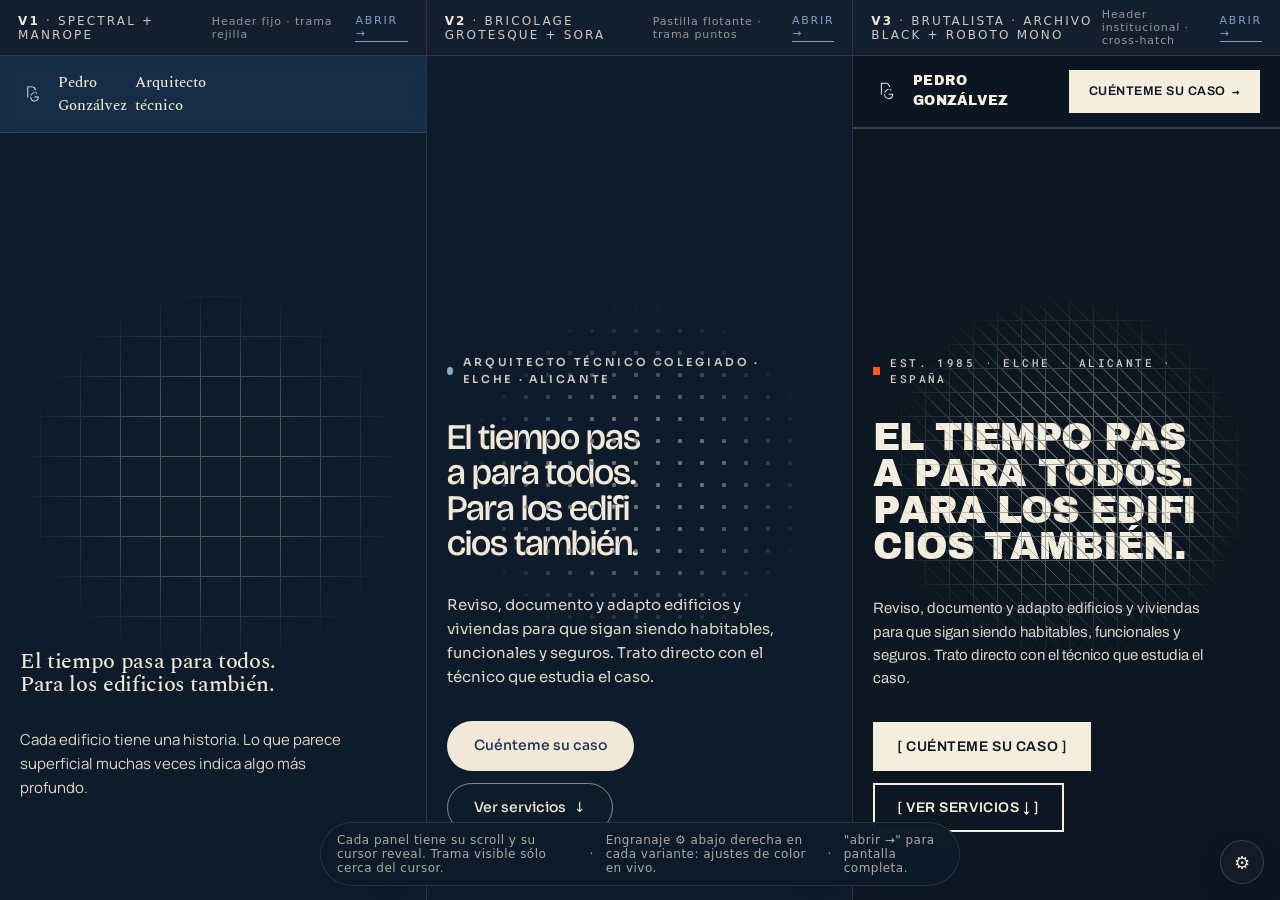
<file: 07-prototype/variants/index.html>
<!doctype html>
<html lang="es">
<head>
<meta charset="utf-8" />
<meta name="viewport" content="width=device-width, initial-scale=1" />
<title>Variantes · Pedro Gonzálvez</title>
<style>
  :root {
    --bg: #0e1b2a;
    --on: #f1e8d8;
    --rule: rgba(241, 232, 216, 0.12);
    --accent: #7aa3c4;
    --label-h: 56px;
  }
  * { box-sizing: border-box; }
  html, body {
    margin: 0; padding: 0;
    background: var(--bg);
    color: var(--on);
    font-family: -apple-system, BlinkMacSystemFont, "Segoe UI", system-ui, sans-serif;
    overflow: hidden;
  }
  .stage {
    display: grid;
    grid-template-columns: repeat(3, 1fr);
    gap: 0;
    height: 100vh;
    width: 100vw;
  }
  .col {
    position: relative;
    border-right: 1px solid var(--rule);
    overflow: hidden;
    display: flex; flex-direction: column;
  }
  .col:last-child { border-right: 0; }
  .col__label {
    height: var(--label-h);
    padding: 0 18px;
    display: flex; align-items: center; justify-content: space-between;
    border-bottom: 1px solid var(--rule);
    font-size: 12px;
    letter-spacing: 0.18em;
    text-transform: uppercase;
    color: rgba(241, 232, 216, 0.85);
    background: rgba(255, 255, 255, 0.02);
  }
  .col__label strong { color: var(--on); font-weight: 600; }
  .col__label .meta { font-weight: 400; color: rgba(241, 232, 216, 0.6); letter-spacing: 0.08em; text-transform: none; font-size: 11px; }
  .col__label a {
    color: var(--accent); text-decoration: none;
    font-size: 11px; letter-spacing: 0.16em; text-transform: uppercase;
    border-bottom: 1px solid currentColor;
    padding-bottom: 1px;
  }
  .col__frame {
    flex: 1;
    border: 0;
    width: 100%;
  }
  /* Toolbar */
  .toolbar {
    position: fixed;
    bottom: 14px;
    left: 50%;
    transform: translateX(-50%);
    z-index: 50;
    display: flex; align-items: center; gap: 12px;
    padding: 10px 16px;
    background: rgba(14, 27, 42, 0.92);
    backdrop-filter: blur(10px);
    border: 1px solid var(--rule);
    border-radius: 999px;
    font-size: 12px;
    letter-spacing: 0.04em;
  }
  .toolbar p { margin: 0; opacity: 0.7; }
  .toolbar kbd {
    background: rgba(241, 232, 216, 0.1);
    border: 1px solid var(--rule);
    padding: 2px 6px;
    border-radius: 4px;
    font: inherit; font-size: 10px;
    letter-spacing: 0.04em;
  }
</style>
</head>
<body>

<div class="stage">
  <section class="col">
    <header class="col__label">
      <span><strong>V1</strong> · Spectral + Manrope</span>
      <span class="meta">Header fijo · trama rejilla</span>
      <a href="v1/" target="_blank" rel="noopener">abrir →</a>
    </header>
    <iframe class="col__frame" src="v1/" title="Variante 1"></iframe>
  </section>

  <section class="col">
    <header class="col__label">
      <span><strong>V2</strong> · Bricolage Grotesque + Sora</span>
      <span class="meta">Pastilla flotante · trama puntos</span>
      <a href="v2/" target="_blank" rel="noopener">abrir →</a>
    </header>
    <iframe class="col__frame" src="v2/" title="Variante 2"></iframe>
  </section>

  <section class="col">
    <header class="col__label">
      <span><strong>V3</strong> · Brutalista · Archivo Black + Roboto Mono</span>
      <span class="meta">Header institucional · cross-hatch</span>
      <a href="v3/" target="_blank" rel="noopener">abrir →</a>
    </header>
    <iframe class="col__frame" src="v3/" title="Variante 3"></iframe>
  </section>
</div>

<div class="toolbar">
  <p>Cada panel tiene su scroll y su cursor reveal. Trama visible sólo cerca del cursor.</p>
  <p>·</p>
  <p>Engranaje <strong>⚙</strong> abajo derecha en cada variante: ajustes de color en vivo.</p>
  <p>·</p>
  <p>"abrir →" para pantalla completa.</p>
</div>

</body>
</html>
</file>
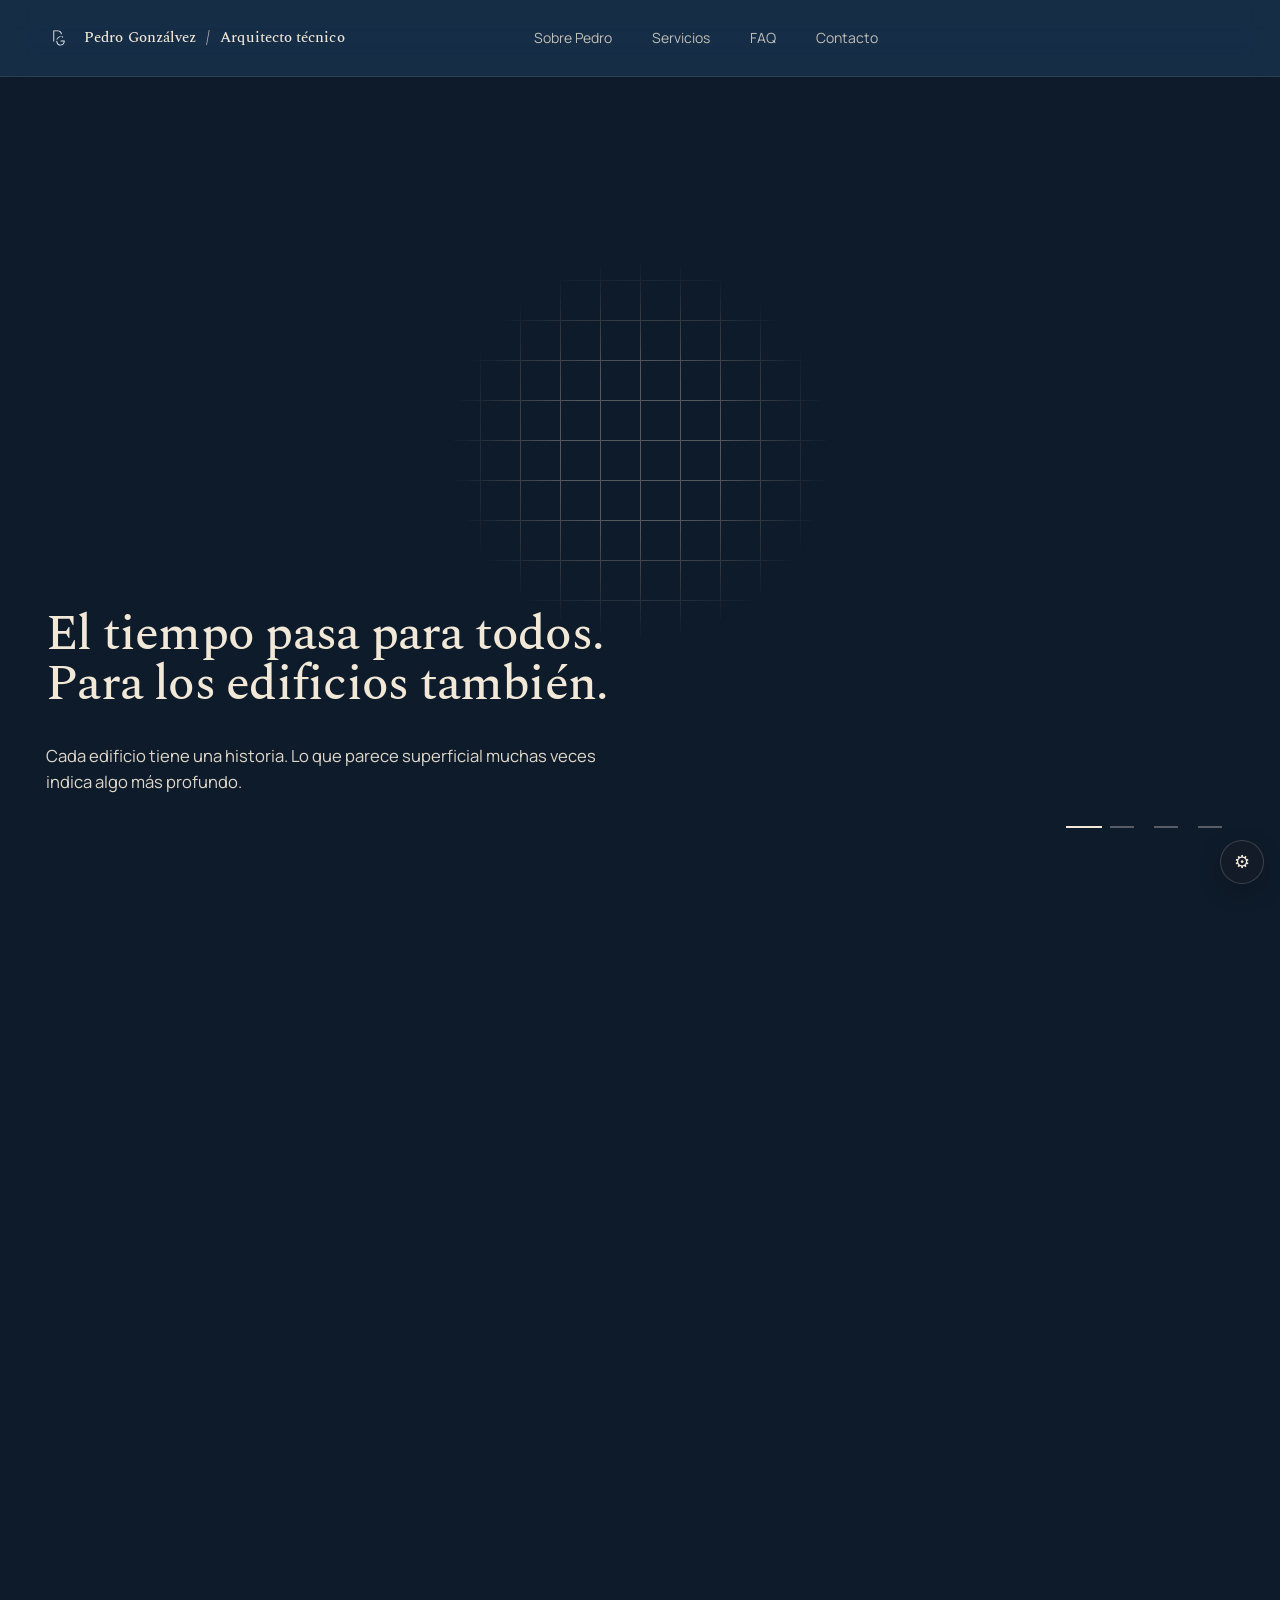
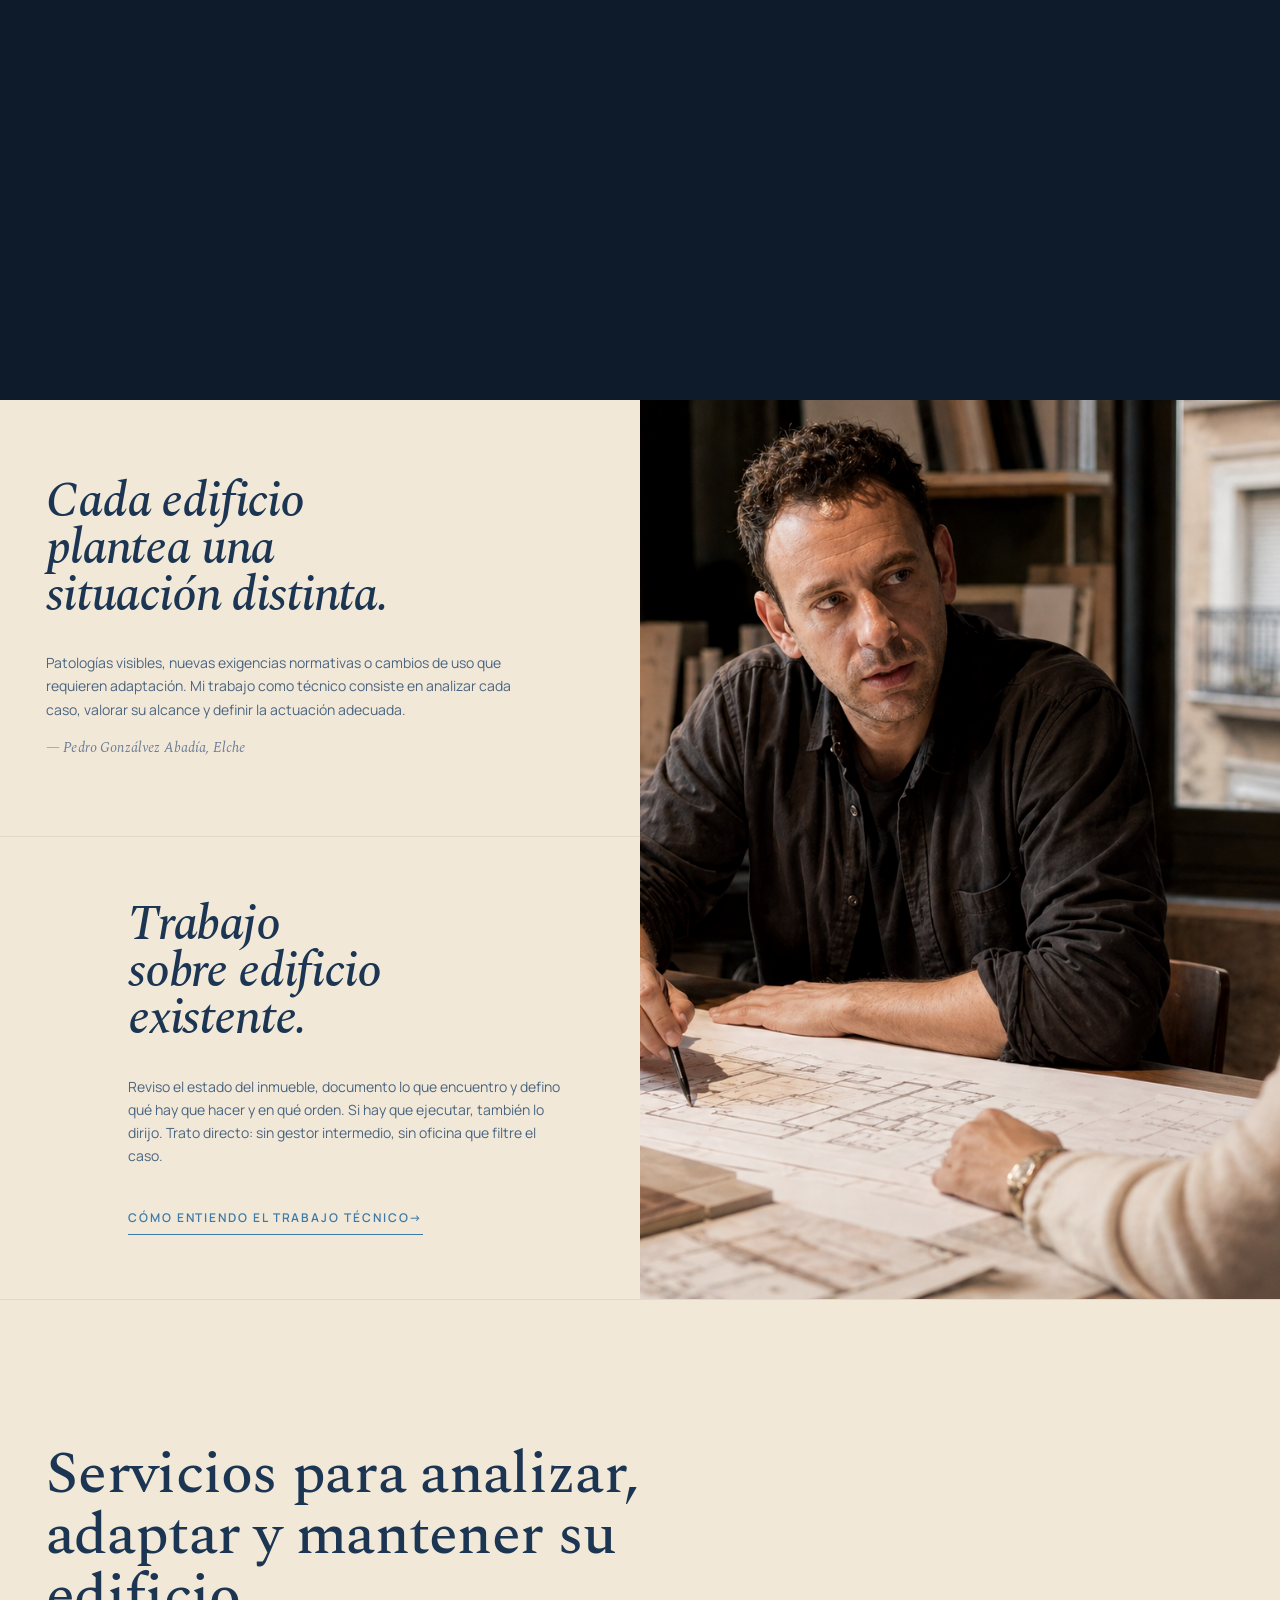
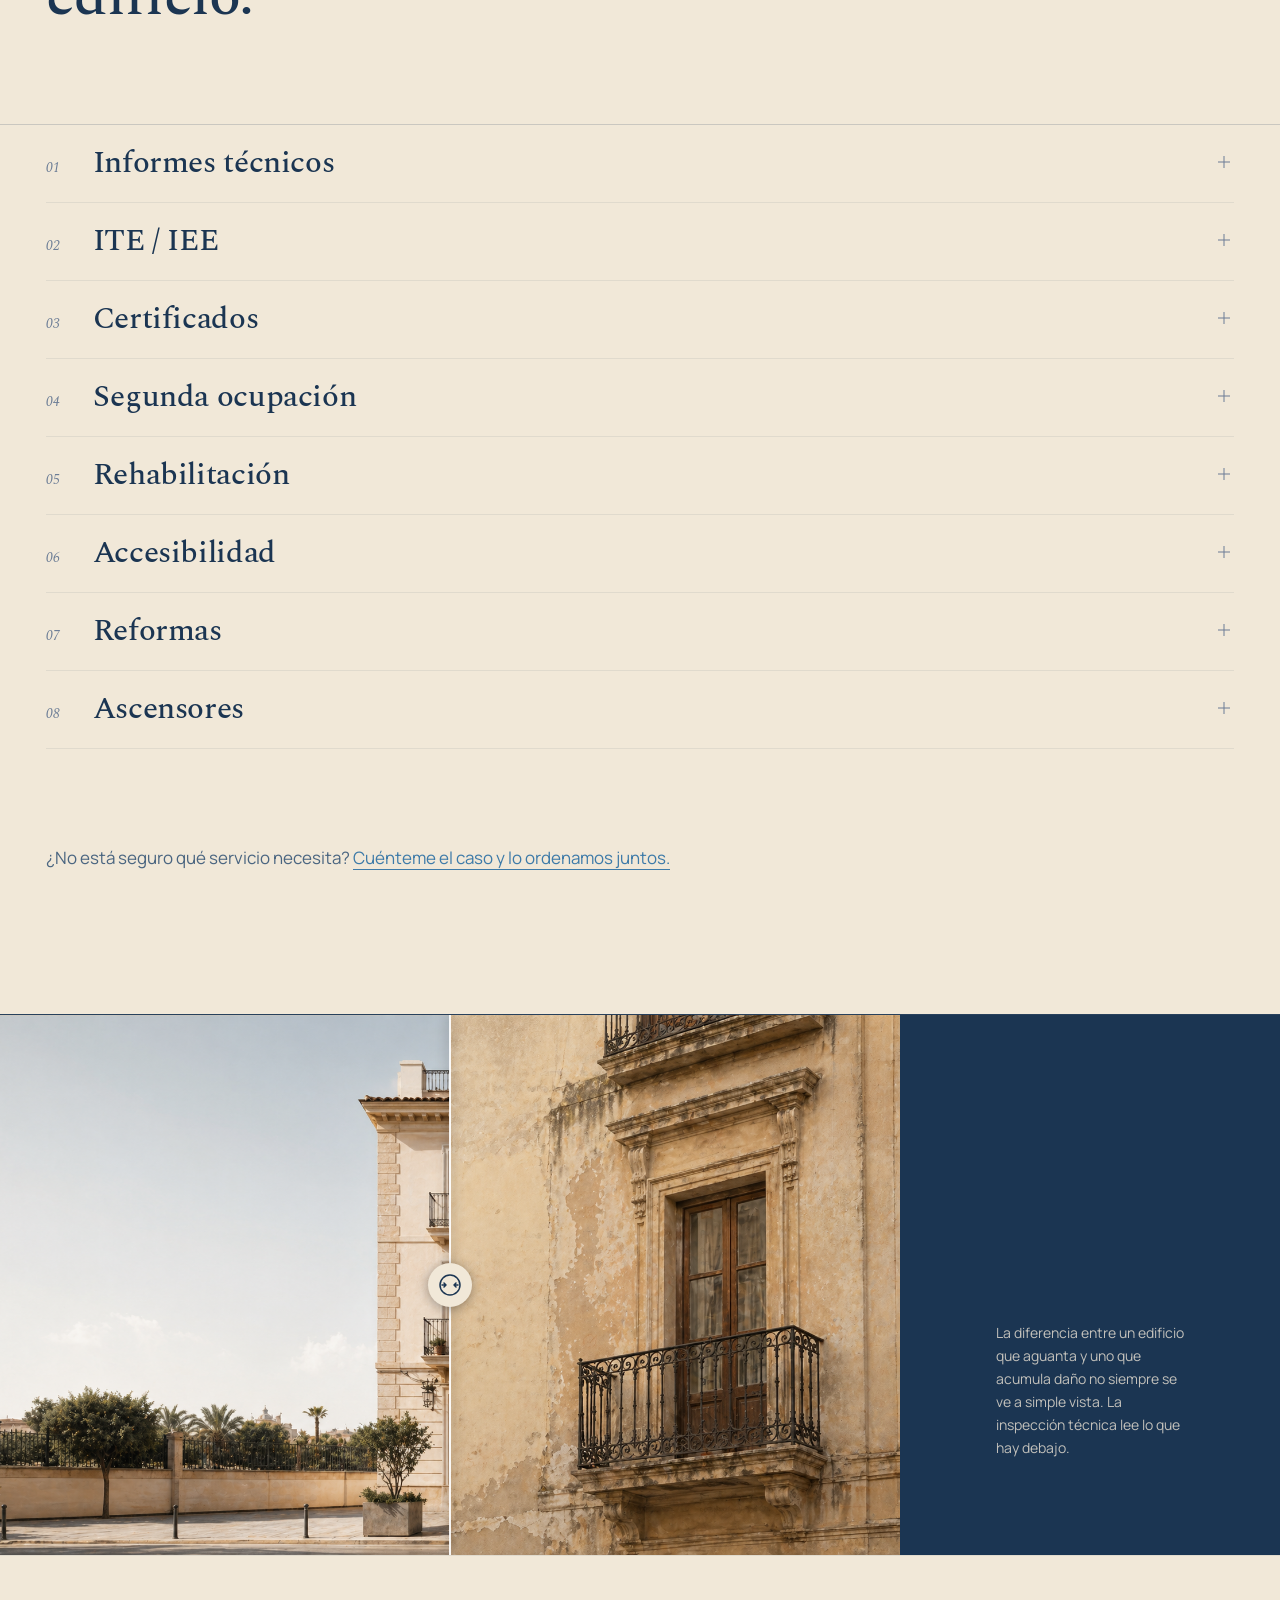
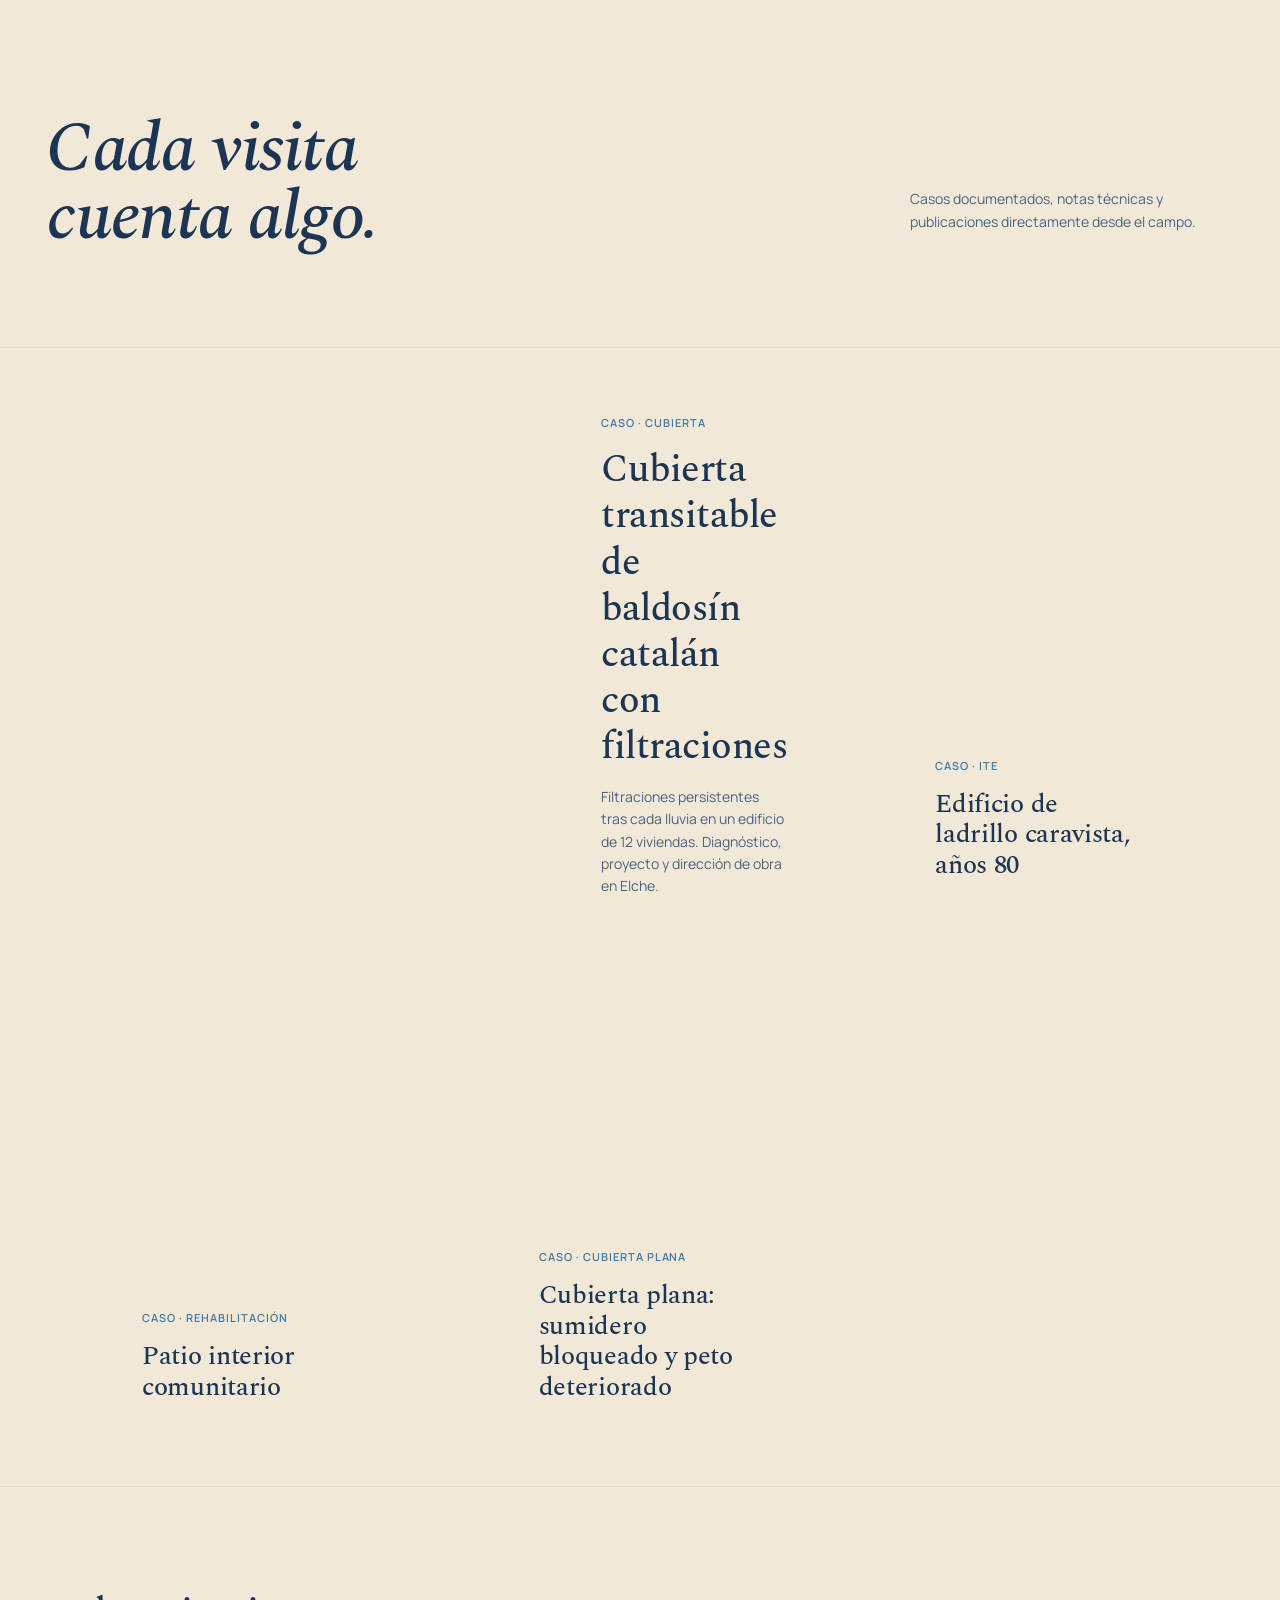
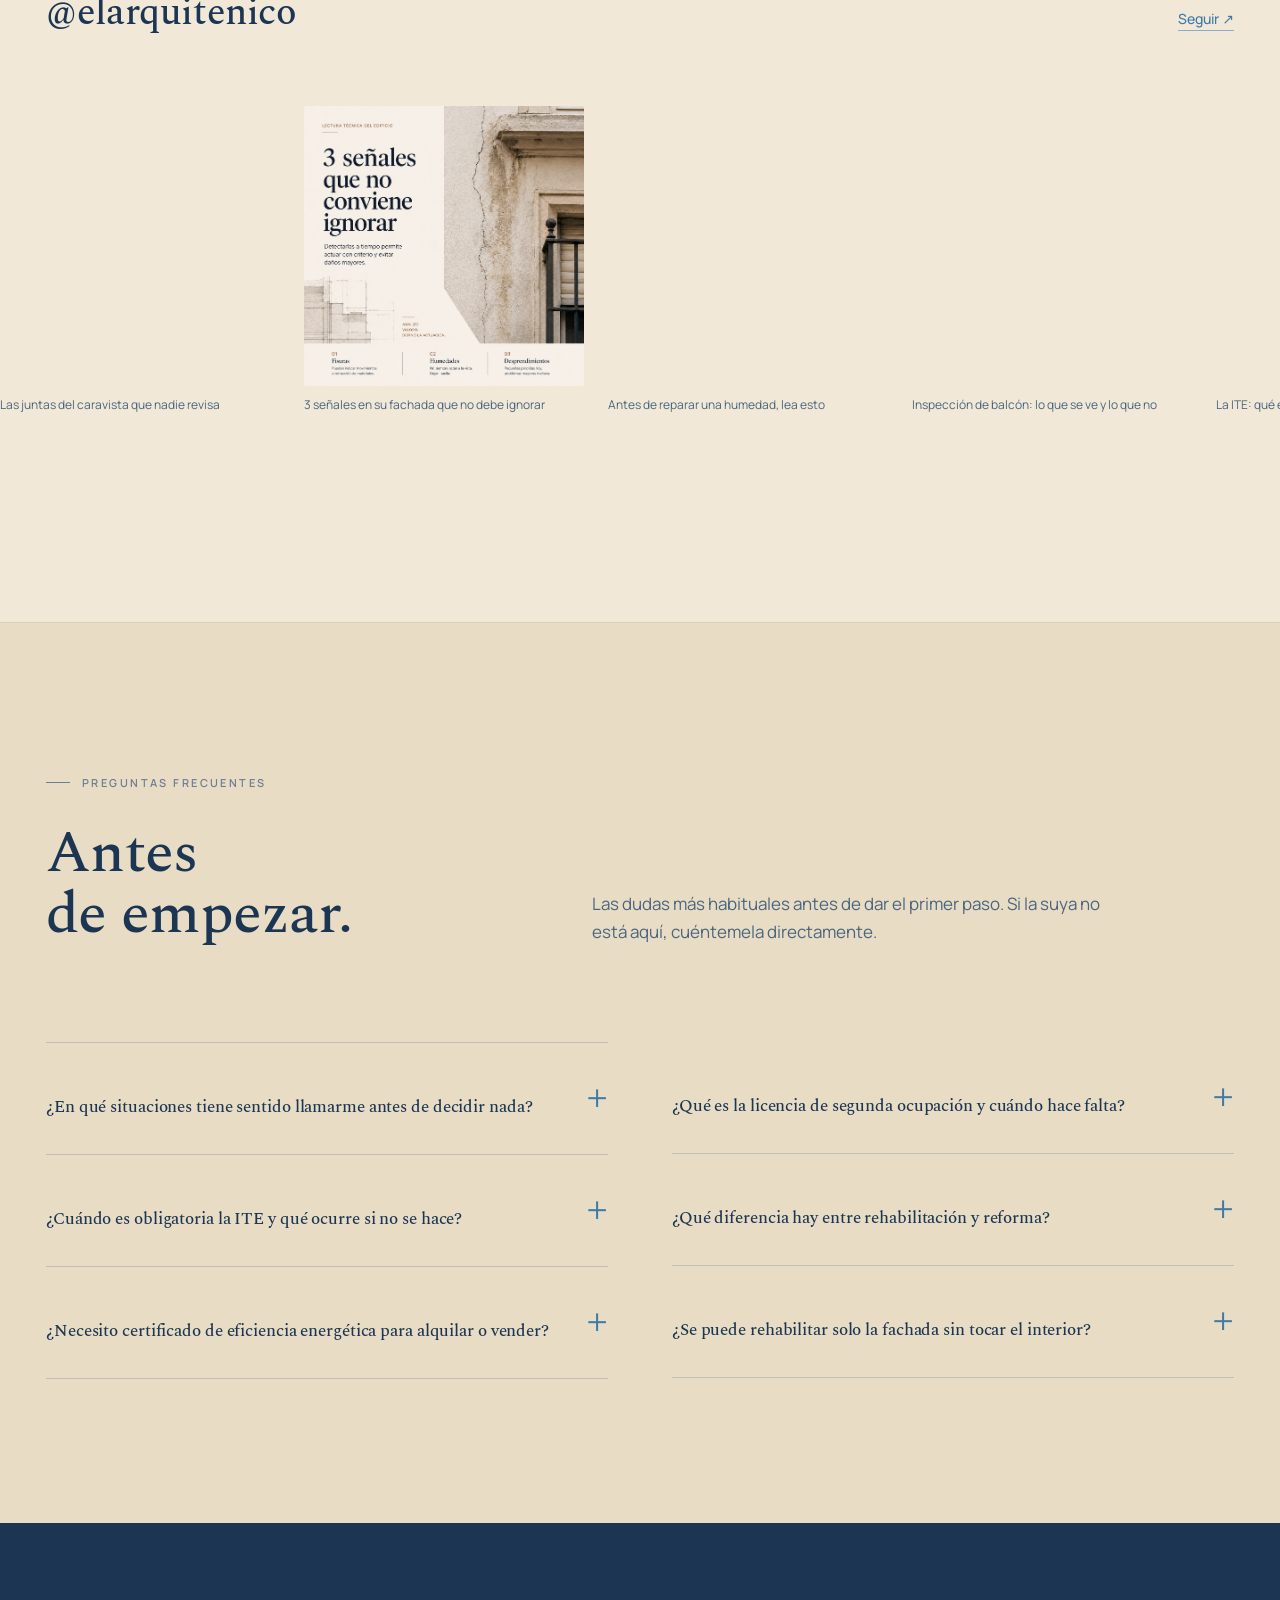
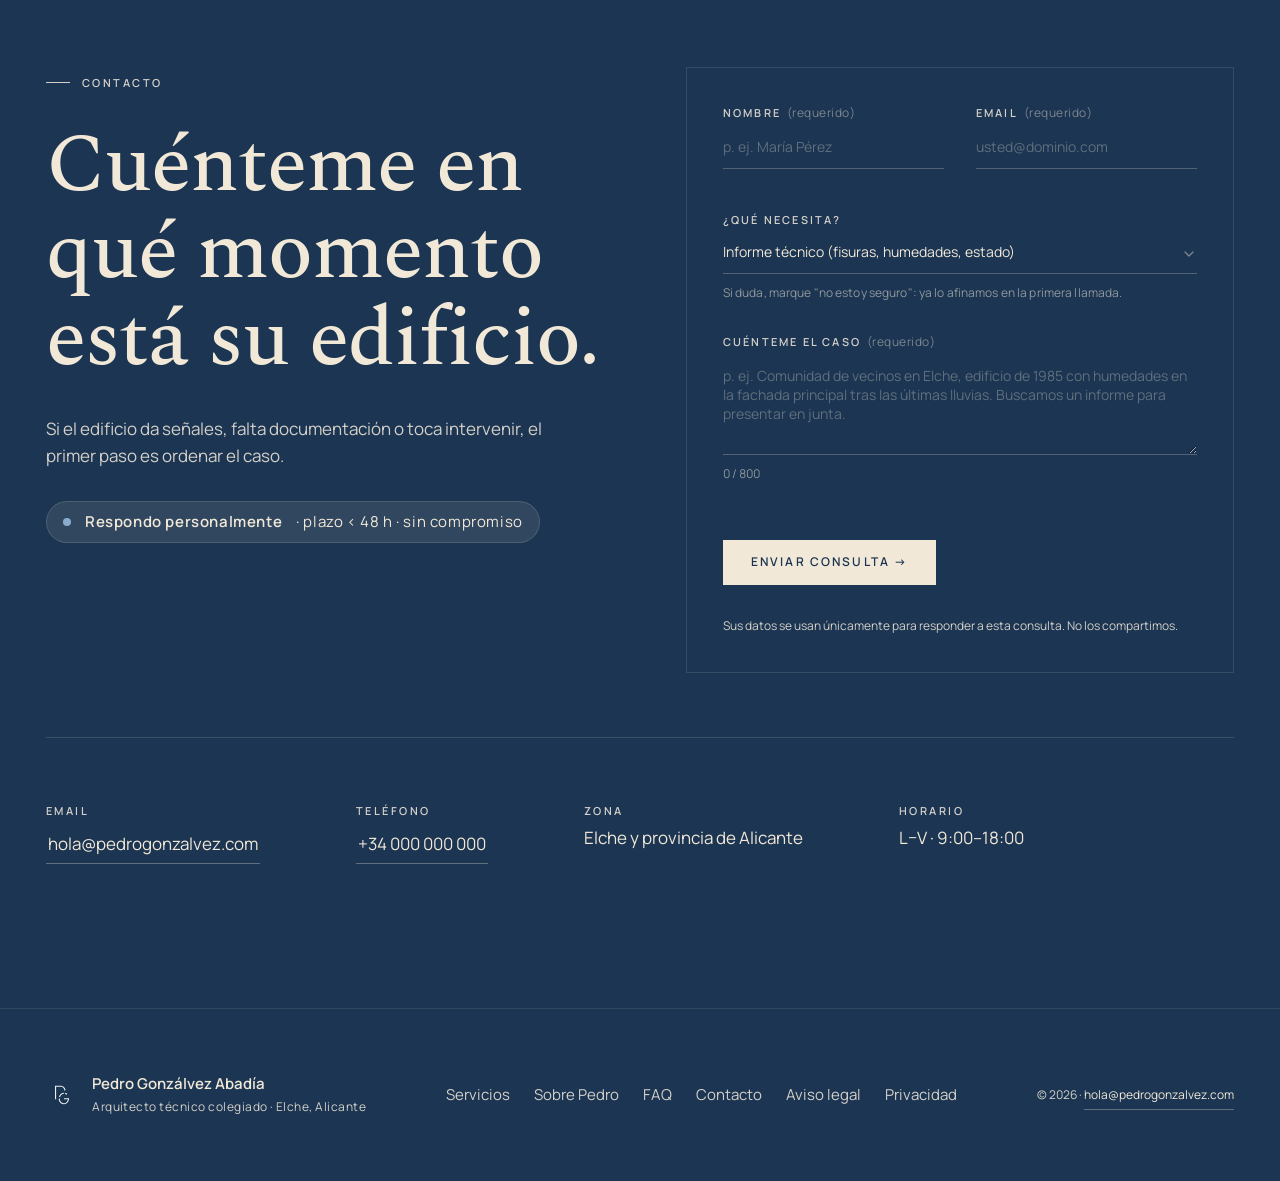
<file: 07-prototype/variants/v1/index.html>
<!doctype html>
<html lang="es">
<head>
<meta charset="utf-8" />
<meta name="viewport" content="width=device-width, initial-scale=1" />
<title>V1 · Pedro Gonzálvez</title>
<link rel="icon" href="../../../03-media/brand/favicon.svg" />
<link rel="preconnect" href="https://fonts.googleapis.com" />
<link rel="preconnect" href="https://fonts.gstatic.com" crossorigin />
<link href="https://fonts.googleapis.com/css2?family=Spectral:ital,wght@0,300;0,400;0,500;0,600;0,700;1,400;1,500&family=Manrope:wght@300;400;500;600;700&display=swap" rel="stylesheet" />
<link rel="stylesheet" href="../_shared/tweaks.css" />
<link rel="stylesheet" href="style.css" />
</head>
<body>

<a class="skip-link" href="#main">Saltar al contenido</a>

<div class="trace" aria-hidden="true"></div>

<header class="nav nav--fixed" role="banner">
  <a class="nav__brand" href="#">
    <img src="../../../03-media/brand/logo-isotipo.svg" alt="PG" />
    <span><strong>Pedro Gonzálvez</strong><i class="nav__pipe">|</i>Arquitecto técnico</span>
  </a>
  <nav class="nav__links">
    <a href="#sobre">Sobre Pedro</a>
    <a href="#servicios">Servicios</a>
    <a href="#faq">FAQ</a>
    <a href="#contacto">Contacto</a>
  </nav>
  <a class="nav__cta" href="#contacto">Cuénteme su caso</a>
</header>

<main id="main">

<!-- ============================================================
     HERO: scroll-pinned, 2 fases crossfade (poético → operativo)
     ============================================================ -->
<section class="hero-wrap" aria-label="Hero">
  <div class="hero">
    <video class="hero__video is-active" src="../../../03-media/hero/videos/01-loop-normal.mp4" muted loop playsinline preload="auto" autoplay aria-hidden="true" tabindex="-1"></video>
    <video class="hero__video" src="../../../03-media/hero/videos/03-loop-aged.mp4" muted loop playsinline preload="auto" autoplay aria-hidden="true" tabindex="-1"></video>
    <video class="hero__video" src="../../../03-media/hero/videos/05-loop-balcony.mp4" muted loop playsinline preload="auto" autoplay aria-hidden="true" tabindex="-1"></video>
    <video class="hero__video" src="../../../03-media/hero/videos/07-loop-material-detail.mp4" muted loop playsinline preload="auto" autoplay aria-hidden="true" tabindex="-1"></video>

    <!-- Fase 1: tiempo — edificio en buen estado -->
    <div class="hero__phase is-active" data-phase="1" aria-hidden="false">
      <h1 class="hero__title animated-heading"
          data-text="El tiempo pasa para todos.&#10;Para los edificios también."></h1>
      <p class="hero__lead fade-in" data-delay="900" data-duration="1000">
        Cada edificio tiene una historia. Lo que parece superficial
        muchas veces indica algo más profundo.
      </p>
    </div>

    <!-- Fase 2: señales — edificio envejecido -->
    <div class="hero__phase" data-phase="2" aria-hidden="true">
      <h1 class="hero__title">
        El edificio<br/>muestra sus señales.
      </h1>
      <p class="hero__lead">
        Humedades, grietas, oxidaciones, pérdida de material.
        Cada señal cuenta algo.
      </p>
    </div>

    <!-- Fase 3: diagnóstico — detalle de balcón -->
    <div class="hero__phase" data-phase="3" aria-hidden="true">
      <h1 class="hero__title">
        Antes de intervenir,<br/>hay que entender<br/>qué dicen las señales.
      </h1>
      <p class="hero__lead">
        No toda intervención es igual. El diagnóstico determina la actuación.
      </p>
    </div>

    <!-- Fase 4: operativa — detalle de material -->
    <div class="hero__phase" data-phase="4" aria-hidden="true">
      <h1 class="hero__title hero__title--ops">
        <span class="ops-line ops-line--1">Reviso.</span>
        <span class="ops-line ops-line--2">Documento.</span>
        <span class="ops-line ops-line--3">Adapto.</span>
      </h1>
      <p class="hero__lead">
        Informes técnicos, ITE/IEE, certificados, segunda ocupación,
        rehabilitación, accesibilidad, reformas y ascensores. Trato
        directo con el técnico colegiado que estudia su caso.
      </p>
      <div class="hero__actions">
        <a class="btn btn--solid" href="#contacto">Cuénteme su caso</a>
        <a class="btn btn--ghost" href="#servicios">Ver servicios <span aria-hidden="true">↓</span></a>
      </div>
    </div>

    <!-- Indicador discreto de fase -->
    <div class="hero__progress" aria-hidden="true">
      <span class="hero__progress-dot is-active" data-target="1"></span>
      <span class="hero__progress-dot" data-target="2"></span>
      <span class="hero__progress-dot" data-target="3"></span>
      <span class="hero__progress-dot" data-target="4"></span>
    </div>
  </div>
</section>

<!-- ============================================================
     INTRO: marco + pedro unificados, foto sticky derecha
     ============================================================ -->
<section class="intro" id="sobre" aria-labelledby="pedro-heading">
  <div class="intro__left">
    <div class="marco__inner">
      <p class="marco__frase">Cada edificio<br/>plantea una<br/>situación distinta.</p>
      <p class="marco__body">Patologías visibles, nuevas exigencias normativas o cambios de uso que requieren adaptación. Mi trabajo como técnico consiste en analizar cada caso, valorar su alcance y definir la actuación adecuada.</p>
      <p class="marco__firma">— Pedro Gonzálvez Abadía, Elche</p>
    </div>
    <div class="pedro__text">
      <h2 class="pedro__heading" id="pedro-heading">
        Trabajo<br/>sobre edificio<br/>existente.
      </h2>
      <p class="pedro__bio">
        Reviso el estado del inmueble, documento lo que encuentro y defino qué hay que hacer y en qué orden. Si hay que ejecutar, también lo dirijo. Trato directo: sin gestor intermedio, sin oficina que filtre el caso.
      </p>
      <a class="pedro__link" href="/sobre-pedro">Cómo entiendo el trabajo técnico <span aria-hidden="true">→</span></a>
    </div>
  </div>
  <figure class="intro__foto">
    <img loading="lazy" decoding="async"
         src="../../../03-media/images-final/images/22-sobre-pedro-referencia.png"
         alt="Pedro Gonzálvez, arquitecto técnico" />
  </figure>
</section>

<!-- ============================================================
     SERVICIOS: 3 situaciones, 8 servicios organizados por ejes
     ============================================================ -->
<section class="servicios" id="servicios" aria-labelledby="servicios-heading">
  <header class="servicios__head">
    <h2 class="display" id="servicios-heading">
      Servicios para analizar,<br/>adaptar y mantener su edificio.
    </h2>
  </header>

  <div class="acordeon" role="list">

    <details class="acrd__item" role="listitem">
      <summary class="acrd__head">
        <span class="acrd__n" aria-hidden="true">01</span>
        <span class="acrd__title">Informes técnicos</span>
        <span class="acrd__icon" aria-hidden="true"></span>
      </summary>
      <div class="acrd__body">
        <p>Diagnóstico escrito del estado del inmueble: causa, alcance y recomendación de actuación proporcional. Útil antes de comprar, vender o intervenir, y cuando aparecen anomalías que hay que valorar con criterio técnico.</p>
        <a class="acrd__cta" href="#contacto">Consultar este servicio <span aria-hidden="true">→</span></a>
      </div>
    </details>

    <details class="acrd__item" role="listitem">
      <summary class="acrd__head">
        <span class="acrd__n" aria-hidden="true">02</span>
        <span class="acrd__title">ITE / IEE</span>
        <span class="acrd__icon" aria-hidden="true"></span>
      </summary>
      <div class="acrd__body">
        <p>Inspección técnica obligatoria por ley: visita al edificio, informe estandarizado y presentación ante el ayuntamiento. Incluye el Informe de Evaluación del Edificio cuando la normativa autonómica lo exige.</p>
        <a class="acrd__cta" href="#contacto">Consultar este servicio <span aria-hidden="true">→</span></a>
      </div>
    </details>

    <details class="acrd__item" role="listitem">
      <summary class="acrd__head">
        <span class="acrd__n" aria-hidden="true">03</span>
        <span class="acrd__title">Certificados</span>
        <span class="acrd__icon" aria-hidden="true"></span>
      </summary>
      <div class="acrd__body">
        <p>Eficiencia energética, segunda ocupación, antigüedad o estado de conservación: el documento correcto, firmado y registrado. Tramitación completa hasta la obtención del certificado definitivo.</p>
        <a class="acrd__cta" href="#contacto">Consultar este servicio <span aria-hidden="true">→</span></a>
      </div>
    </details>

    <details class="acrd__item" role="listitem">
      <summary class="acrd__head">
        <span class="acrd__n" aria-hidden="true">04</span>
        <span class="acrd__title">Segunda ocupación</span>
        <span class="acrd__icon" aria-hidden="true"></span>
      </summary>
      <div class="acrd__body">
        <p>Licencia municipal exigida en la Comunitat Valenciana para contratos de arrendamiento de vivienda usada. Visita, informe técnico y gestión ante el ayuntamiento.</p>
        <a class="acrd__cta" href="#contacto">Consultar este servicio <span aria-hidden="true">→</span></a>
      </div>
    </details>

    <details class="acrd__item" role="listitem">
      <summary class="acrd__head">
        <span class="acrd__n" aria-hidden="true">05</span>
        <span class="acrd__title">Rehabilitación</span>
        <span class="acrd__icon" aria-hidden="true"></span>
      </summary>
      <div class="acrd__body">
        <p>Diagnóstico, proyecto y dirección de obra para fachadas, cubiertas y elementos estructurales deteriorados. Incluye la coordinación con industriales y el seguimiento de ejecución hasta el cierre.</p>
        <a class="acrd__cta" href="#contacto">Consultar este servicio <span aria-hidden="true">→</span></a>
      </div>
    </details>

    <details class="acrd__item" role="listitem">
      <summary class="acrd__head">
        <span class="acrd__n" aria-hidden="true">06</span>
        <span class="acrd__title">Accesibilidad</span>
        <span class="acrd__icon" aria-hidden="true"></span>
      </summary>
      <div class="acrd__body">
        <p>Análisis y adecuación de barreras arquitectónicas en portal, escalera y fachada para comunidades de propietarios. Proyecto de obras de accesibilidad y dirección de ejecución.</p>
        <a class="acrd__cta" href="#contacto">Consultar este servicio <span aria-hidden="true">→</span></a>
      </div>
    </details>

    <details class="acrd__item" role="listitem">
      <summary class="acrd__head">
        <span class="acrd__n" aria-hidden="true">07</span>
        <span class="acrd__title">Reformas</span>
        <span class="acrd__icon" aria-hidden="true"></span>
      </summary>
      <div class="acrd__body">
        <p>Proyecto y dirección de obra para la adaptación de vivienda o local a un uso actual o nuevo programa. Memoria, planos y seguimiento hasta la recepción de la obra.</p>
        <a class="acrd__cta" href="#contacto">Consultar este servicio <span aria-hidden="true">→</span></a>
      </div>
    </details>

    <details class="acrd__item" role="listitem">
      <summary class="acrd__head">
        <span class="acrd__n" aria-hidden="true">08</span>
        <span class="acrd__title">Ascensores</span>
        <span class="acrd__icon" aria-hidden="true"></span>
      </summary>
      <div class="acrd__body">
        <p>Estudio de viabilidad técnica, proyecto de instalación y dirección de obra en edificios sin ascensor. Coordinación con el industrial de la instalación y gestión de licencias.</p>
        <a class="acrd__cta" href="#contacto">Consultar este servicio <span aria-hidden="true">→</span></a>
      </div>
    </details>

  </div>

  <p class="servicios__pie">
    ¿No está seguro qué servicio necesita?
    <a href="#contacto">Cuénteme el caso y lo ordenamos juntos.</a>
  </p>
</section>

<!-- ============================================================
     ANTES / DESPUÉS: slider comparativo de diagnóstico
     ============================================================ -->
<section class="antesdespues" aria-label="Comparativa antes y después">
  <div class="ad__wrap">
    <div class="ad__slider" style="--pos:50%"
         role="group" aria-label="Arrastre para comparar estado del edificio">
      <div class="ad__pane ad__pane--before">
        <img loading="lazy" decoding="async"
             src="../../../03-media/images-final/images/02-hero-edificio-envejecido.png"
             alt="Edificio con señales de deterioro — estado antes de intervención" />
        <span class="ad__label" aria-hidden="true">Antes</span>
      </div>
      <div class="ad__pane ad__pane--after">
        <img loading="lazy" decoding="async"
             src="../../../03-media/images-final/images/01-hero-edificio-normal.png"
             alt="Edificio en buen estado" />
        <span class="ad__label ad__label--right" aria-hidden="true">Después</span>
      </div>
      <div class="ad__handle"
           role="slider" aria-label="Comparar antes y después"
           aria-valuemin="5" aria-valuemax="95" aria-valuenow="50"
           tabindex="0">
        <div class="ad__line" aria-hidden="true"></div>
        <div class="ad__knob" aria-hidden="true">
          <svg width="22" height="22" viewBox="0 0 22 22" fill="none" aria-hidden="true">
            <circle cx="11" cy="11" r="10" stroke="currentColor" stroke-width="1.5"/>
            <path d="M7 11H3M7 11L5 9M7 11L5 13M15 11H19M15 11L17 9M15 11L17 13" stroke="currentColor" stroke-width="1.5" stroke-linecap="round"/>
          </svg>
        </div>
      </div>
    </div>
    <div class="ad__caption">
      <p class="ad__text">La diferencia entre un edificio que aguanta y uno que acumula daño no siempre se ve a simple vista. La inspección técnica lee lo que hay debajo.</p>
    </div>
  </div>
</section>

<!-- ============================================================
     FEED: casos + publicaciones Instagram como contenido vivo
     ============================================================ -->
<section class="feed" id="casos" aria-labelledby="feed-heading">

  <header class="feed__head">
    <div class="feed__head-left">
      <h2 class="feed__titulo" id="feed-heading">Cada visita<br/>cuenta algo.</h2>
    </div>
    <div class="feed__head-right">
      <p>Casos documentados, notas técnicas y publicaciones directamente desde el campo.</p>
    </div>
  </header>

  <!-- Grid editorial de casos -->
  <div class="feed__grid">

    <article class="feed__card feed__card--featured">
      <figure class="feed__card-img">
        <img loading="lazy" decoding="async"
             src="../../../03-media/images-final/images/05-caso-cubierta-baldosin-catalan.png"
             alt="Cubierta transitable de baldosín catalán con filtraciones, Elche" />
      </figure>
      <div class="feed__card-body">
        <span class="feed__tag">Caso · Cubierta</span>
        <h3>Cubierta transitable de baldosín catalán con filtraciones</h3>
        <p>Filtraciones persistentes tras cada lluvia en un edificio de 12 viviendas. Diagnóstico, proyecto y dirección de obra en Elche.</p>
      </div>
    </article>

    <article class="feed__card">
      <figure class="feed__card-img">
        <img loading="lazy" decoding="async"
             src="../../../03-media/images-final/images/06-caso-edificio-caravista-80-90.png"
             alt="Edificio de ladrillo caravista años 80-90, Elche" />
      </figure>
      <div class="feed__card-body">
        <span class="feed__tag">Caso · ITE</span>
        <h3>Edificio de ladrillo caravista, años 80</h3>
      </div>
    </article>

    <article class="feed__card">
      <figure class="feed__card-img">
        <img loading="lazy" decoding="async"
             src="../../../03-media/images-final/images/09-caso-patio-interior.png"
             alt="Patio interior comunitario con problemas de humedad" />
      </figure>
      <div class="feed__card-body">
        <span class="feed__tag">Caso · Rehabilitación</span>
        <h3>Patio interior comunitario</h3>
      </div>
    </article>

    <article class="feed__card">
      <figure class="feed__card-img">
        <img loading="lazy" decoding="async"
             src="../../../03-media/images-final/images/18-caso-cubierta-plana-sumidero.png"
             alt="Cubierta plana con sumidero bloqueado y peto deteriorado" />
      </figure>
      <div class="feed__card-body">
        <span class="feed__tag">Caso · Cubierta plana</span>
        <h3>Cubierta plana: sumidero bloqueado y peto deteriorado</h3>
      </div>
    </article>

  </div>

  <!-- Tira de publicaciones Instagram -->
  <div class="feed__posts">
    <div class="feed__posts-head">
      <a class="feed__handle" href="https://instagram.com/" target="_blank" rel="noopener noreferrer">@elarquitenico</a>
      <a class="feed__ig-cta" href="https://instagram.com/" target="_blank" rel="noopener noreferrer">
        Seguir <span aria-hidden="true">↗</span>
      </a>
    </div>
    <div class="feed__strip" aria-label="Publicaciones de Instagram">

      <article class="feed__post">
        <figure class="feed__post-img">
          <video muted loop playsinline autoplay aria-hidden="true" tabindex="-1">
            <source src="../../../03-media/hero/videos/07-loop-material-detail.mp4" type="video/mp4" />
          </video>
        </figure>
        <p class="feed__post-cap">Las juntas del caravista que nadie revisa</p>
      </article>

      <article class="feed__post">
        <figure class="feed__post-img">
          <img loading="lazy" decoding="async"
               src="../../../03-media/images-final/images/19-post-3-senales.png"
               alt="3 señales en su fachada que no debe ignorar" />
        </figure>
        <p class="feed__post-cap">3 señales en su fachada que no debe ignorar</p>
      </article>

      <article class="feed__post">
        <figure class="feed__post-img">
          <img loading="lazy" decoding="async"
               src="../../../03-media/images-final/images/20-post-antes-reparar-humedad.png"
               alt="Antes de reparar una humedad, lea esto" />
        </figure>
        <p class="feed__post-cap">Antes de reparar una humedad, lea esto</p>
      </article>

      <article class="feed__post">
        <figure class="feed__post-img">
          <video muted loop playsinline autoplay aria-hidden="true" tabindex="-1">
            <source src="../../../03-media/hero/videos/05-loop-balcony.mp4" type="video/mp4" />
          </video>
        </figure>
        <p class="feed__post-cap">Inspección de balcón: lo que se ve y lo que no</p>
      </article>

      <article class="feed__post">
        <figure class="feed__post-img">
          <img loading="lazy" decoding="async"
               src="../../../03-media/images-final/images/21-post-ite.png"
               alt="La ITE: qué es y para qué sirve" />
        </figure>
        <p class="feed__post-cap">La ITE: qué es y para qué sirve</p>
      </article>

      <article class="feed__post">
        <figure class="feed__post-img">
          <img loading="lazy" decoding="async"
               src="../../../03-media/images-final/images/23-post-adaptar-portal.png"
               alt="Cómo adaptar un portal sin grandes obras" />
        </figure>
        <p class="feed__post-cap">Cómo adaptar un portal sin grandes obras</p>
      </article>

      <article class="feed__post">
        <figure class="feed__post-img">
          <video muted loop playsinline autoplay aria-hidden="true" tabindex="-1">
            <source src="../../../03-media/hero/videos/03-loop-aged.mp4" type="video/mp4" />
          </video>
        </figure>
        <p class="feed__post-cap">Cuando el tiempo deja su marca en la fachada</p>
      </article>

      <article class="feed__post">
        <figure class="feed__post-img">
          <img loading="lazy" decoding="async"
               src="../../../03-media/images-final/images/24-post-caravista-juntas.png"
               alt="Las juntas del ladrillo caravista que nadie revisa" />
        </figure>
        <p class="feed__post-cap">Fachada de caravista: grietas y juntas</p>
      </article>

    </div>
  </div>

</section>

<!-- ============================================================
     FAQ: preguntas reales antes de dar el primer paso
     ============================================================ -->
<section class="faq" id="faq" aria-labelledby="faq-heading">
  <header class="faq__head">
    <div>
      <p class="eyebrow">Preguntas frecuentes</p>
      <h2 class="display" id="faq-heading">Antes<br/>de empezar.</h2>
    </div>
    <p class="faq__intro">Las dudas más habituales antes de dar el primer paso. Si la suya no está aquí, cuéntemela directamente.</p>
  </header>

  <div class="faq__lista">

    <details class="faq__item">
      <summary class="faq__q">¿En qué situaciones tiene sentido llamarme antes de decidir nada?</summary>
      <p class="faq__a">Cuando aparecen fisuras, humedades o deformaciones que no sabe cómo valorar. Antes de comprar o vender un inmueble con dudas sobre su estado. Cuando el ayuntamiento o la comunidad le pide un documento que no sabe cómo preparar. Una consulta previa no compromete nada y ayuda a ordenar el caso.</p>
    </details>

    <details class="faq__item">
      <summary class="faq__q">¿Cuándo es obligatoria la ITE y qué ocurre si no se hace?</summary>
      <p class="faq__a">En la provincia de Alicante, la ITE es obligatoria para edificios residenciales colectivos de cierta antigüedad, habitualmente a partir de los 50 años, con renovación cada 10. El plazo concreto depende del municipio. Si no se realiza, el ayuntamiento puede imponer sanciones y el seguro del edificio puede quedar comprometido.</p>
    </details>

    <details class="faq__item">
      <summary class="faq__q">¿Necesito certificado de eficiencia energética para alquilar o vender?</summary>
      <p class="faq__a">Sí, es obligatorio desde 2013 para cualquier contrato de compraventa o arrendamiento. Sin él no puede formalizar la operación. El certificado tiene vigencia de 10 años salvo que haya cambios relevantes en el inmueble.</p>
    </details>

    <details class="faq__item">
      <summary class="faq__q">¿Qué es la licencia de segunda ocupación y cuándo hace falta?</summary>
      <p class="faq__a">Es un documento municipal que acredita que una vivienda cumple las condiciones mínimas de habitabilidad. En la Comunitat Valenciana es obligatoria para contratos de arrendamiento de vivienda ya construida. No hay que confundirla con la licencia de primera ocupación, que se tramita al terminar una obra nueva.</p>
    </details>

    <details class="faq__item">
      <summary class="faq__q">¿Qué diferencia hay entre rehabilitación y reforma?</summary>
      <p class="faq__a">La reforma actúa sobre la distribución o los acabados interiores sin alterar la estructura ni la envolvente del edificio. La rehabilitación interviene sobre elementos generales: fachada, cubierta, estructura o instalaciones comunes. La rehabilitación exige normalmente proyecto técnico y dirección de obra; la reforma puede o no, según su alcance.</p>
    </details>

    <details class="faq__item">
      <summary class="faq__q">¿Se puede rehabilitar solo la fachada sin tocar el interior?</summary>
      <p class="faq__a">Sí, siempre que la actuación no modifique elementos estructurales. Una rehabilitación de fachada requiere proyecto, permisos municipales y dirección facultativa. Es conveniente aprovecharla para revisar el estado de juntas, anclajes y encuentros con cubierta, que suelen ser el origen de las patologías.</p>
    </details>

  </div>
</section>

<!-- ============================================================
     CONTACTO
     ============================================================ -->
<section class="contacto" id="contacto">
  <div class="contacto__copy">
    <p class="eyebrow eyebrow--light">Contacto</p>
    <h2 class="display">Cuénteme en qué momento<br/>está su edificio.</h2>
    <p class="contacto__lede">Si el edificio da señales, falta documentación o toca intervenir, el primer paso es ordenar el caso.</p>
    <p class="contacto__promise"><strong>Respondo personalmente</strong> · plazo &lt; 48 h · sin compromiso</p>
  </div>
  <form class="contacto__form" novalidate aria-label="Formulario de contacto">
    <label>
      <span>Nombre <em>(requerido)</em></span>
      <input type="text" name="nombre" required autocomplete="name" placeholder="p. ej. María Pérez" aria-describedby="err-nombre" />
      <small class="contacto__err" id="err-nombre" aria-live="polite"></small>
    </label>
    <label>
      <span>Email <em>(requerido)</em></span>
      <input type="email" name="email" required autocomplete="email" placeholder="usted@dominio.com" aria-describedby="err-email" />
      <small class="contacto__err" id="err-email" aria-live="polite"></small>
    </label>
    <label class="contacto__full">
      <span>¿Qué necesita?</span>
      <select name="tipo" aria-describedby="hint-tipo">
        <option value="informe">Informe técnico (fisuras, humedades, estado)</option>
        <option value="ite">ITE / IEE (inspección de edificio)</option>
        <option value="certificado">Certificado (eficiencia, segunda ocupación)</option>
        <option value="rehabilitacion">Rehabilitación (fachada, cubierta, estructura)</option>
        <option value="reforma">Reforma o ascensor</option>
        <option value="otro">Otro / no estoy seguro</option>
      </select>
      <small class="contacto__hint" id="hint-tipo">Si duda, marque "no estoy seguro": ya lo afinamos en la primera llamada.</small>
    </label>
    <label class="contacto__full">
      <span>Cuénteme el caso <em>(requerido)</em></span>
      <textarea rows="4" name="caso" required minlength="20" maxlength="800"
        placeholder="p. ej. Comunidad de vecinos en Elche, edificio de 1985 con humedades en la fachada principal tras las últimas lluvias. Buscamos un informe para presentar en junta."
        aria-describedby="hint-caso err-caso"></textarea>
      <small class="contacto__hint" id="hint-caso"><span class="contacto__counter">0 / 800</span></small>
      <small class="contacto__err" id="err-caso" aria-live="polite"></small>
    </label>
    <button type="submit">Enviar consulta →</button>
    <p class="contacto__legal">Sus datos se usan únicamente para responder a esta consulta. No los compartimos.</p>
    <p class="contacto__success" hidden role="status" aria-live="polite">
      <strong>✓ Consulta recibida.</strong>
      Le responderé por email en menos de 48 horas con: <em>(1)</em> orientación inicial sobre qué servicio encaja, <em>(2)</em> documentación que conviene preparar y <em>(3)</em> propuesta de visita técnica si procede.
    </p>
  </form>
  <dl class="contacto__data">
    <div><dt>Email</dt><dd><a href="mailto:hola@pedrogonzalvez.com">hola@pedrogonzalvez.com</a></dd></div>
    <div><dt>Teléfono</dt><dd><a href="tel:+34000000000">+34 000 000 000</a></dd></div>
    <div><dt>Zona</dt><dd>Elche y provincia de Alicante</dd></div>
    <div><dt>Horario</dt><dd>L–V · 9:00–18:00</dd></div>
  </dl>
</section>

</main>

<footer class="foot" role="contentinfo">
  <div class="foot__brand">
    <img src="../../../03-media/brand/logo-isotipo.svg" alt="" />
    <p>
      <strong>Pedro Gonzálvez Abadía</strong><br/>
      <span>Arquitecto técnico colegiado · Elche, Alicante</span>
    </p>
  </div>
  <nav class="foot__nav" aria-label="Pie de página">
    <a href="#servicios">Servicios</a>
    <a href="#sobre">Sobre Pedro</a>
    <a href="#faq">FAQ</a>
    <a href="#contacto">Contacto</a>
    <a href="#" aria-label="Aviso legal">Aviso legal</a>
    <a href="#" aria-label="Política de privacidad">Privacidad</a>
  </nav>
  <p class="foot__legal">© <span id="y"></span> · <a href="mailto:hola@pedrogonzalvez.com">hola@pedrogonzalvez.com</a></p>
</footer>

<script>document.getElementById('y').textContent = new Date().getFullYear();</script>
<script type="module" src="script.js"></script>
<script src="../_shared/tweaks.js" defer></script>
</body>
</html>
</file>
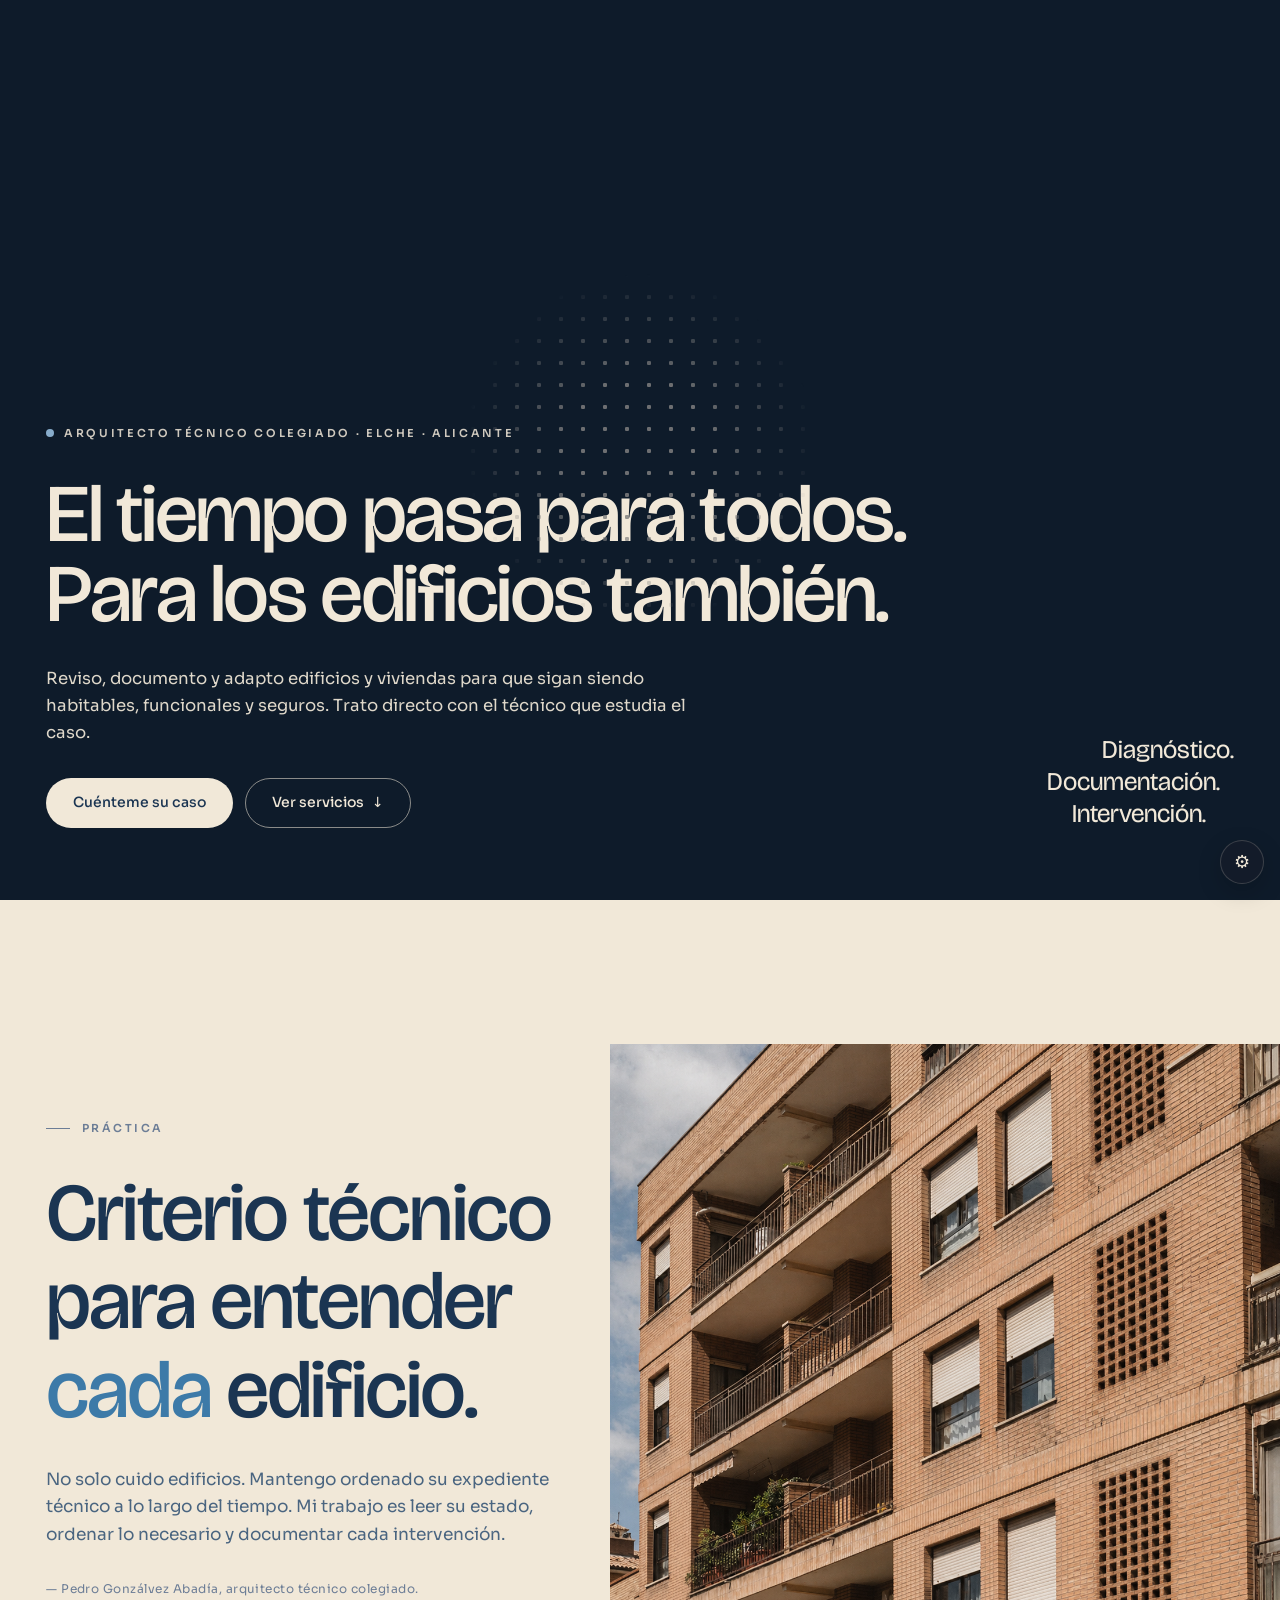
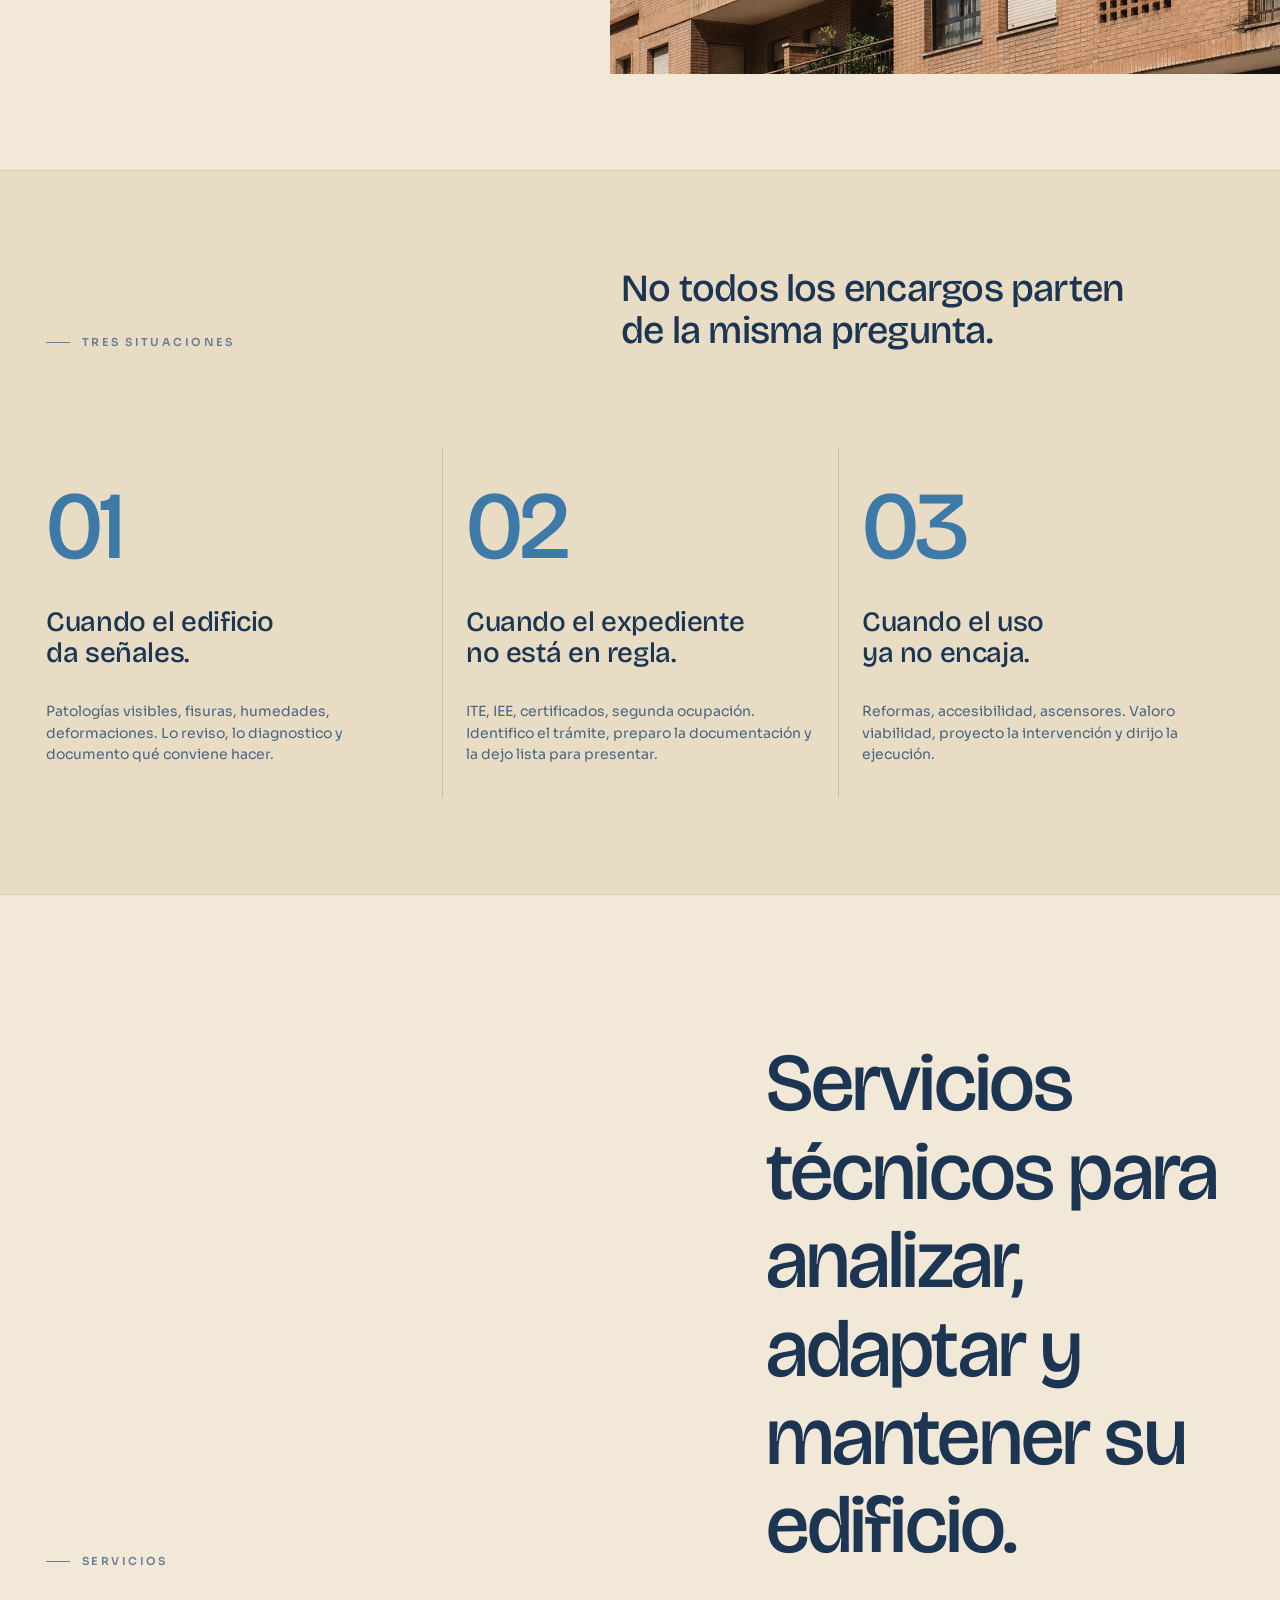
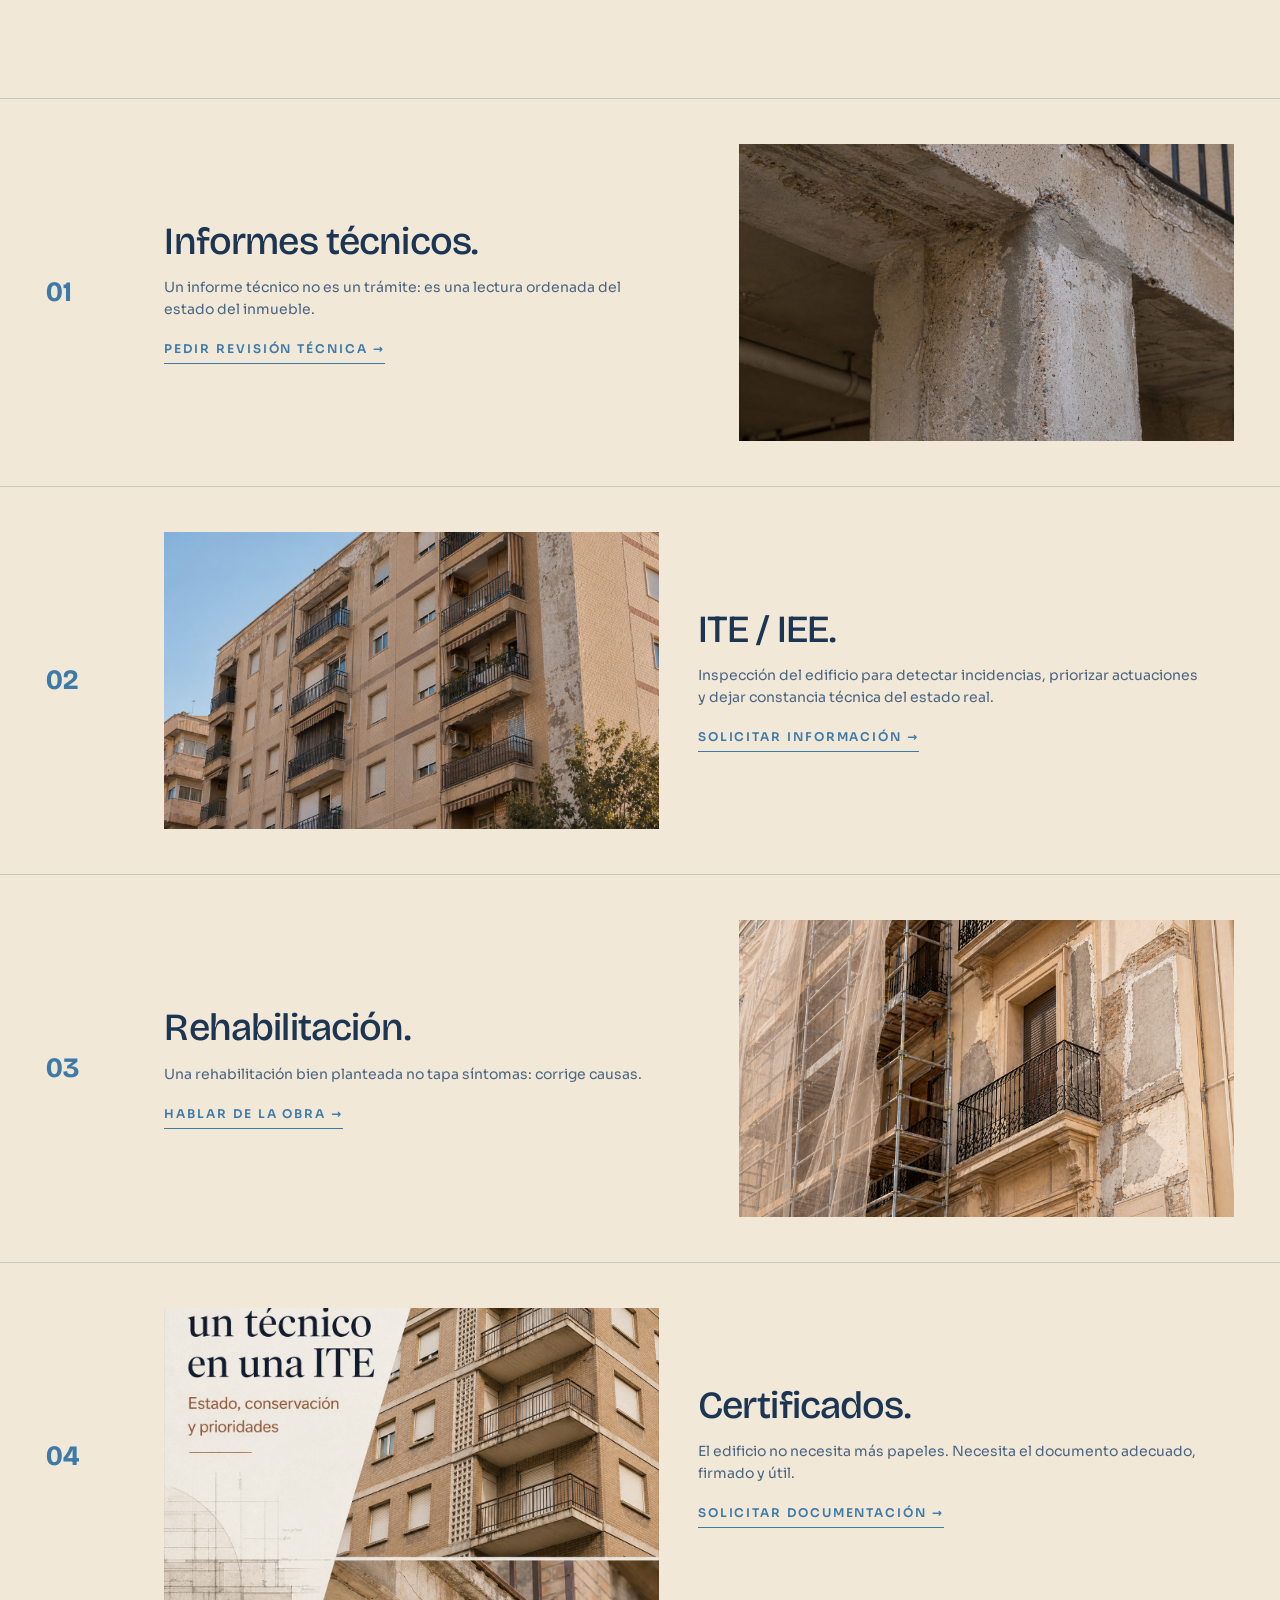
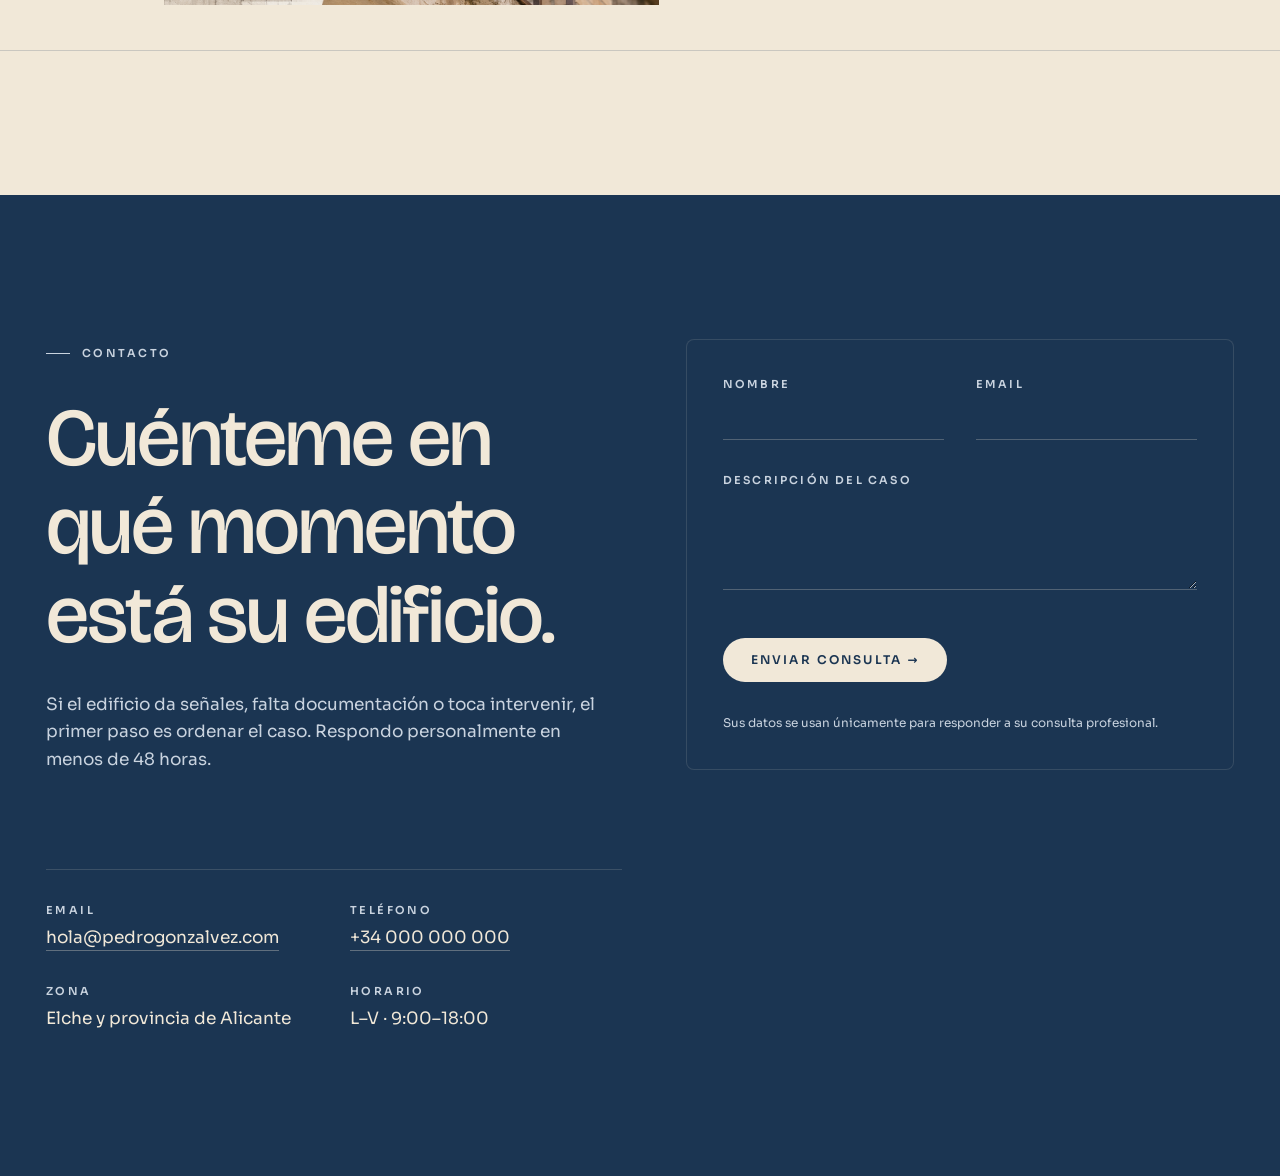
<file: 07-prototype/variants/v2/index.html>
<!doctype html>
<html lang="es">
<head>
<meta charset="utf-8" />
<meta name="viewport" content="width=device-width, initial-scale=1" />
<title>V2 · Pedro Gonzálvez</title>
<link rel="icon" href="../../../03-media/brand/favicon.svg" />
<link rel="preconnect" href="https://fonts.googleapis.com" />
<link rel="preconnect" href="https://fonts.gstatic.com" crossorigin />
<link href="https://fonts.googleapis.com/css2?family=Bricolage+Grotesque:opsz,wght@12..96,300..800&family=Sora:wght@300;400;500;600;700&display=swap" rel="stylesheet" />
<link rel="stylesheet" href="../_shared/tweaks.css" />
<link rel="stylesheet" href="style.css" />
</head>
<body>

<div class="trace" aria-hidden="true"></div>

<header class="nav nav--floating" id="navFloat">
  <a class="nav__brand" href="#">
    <img src="../../../03-media/brand/logo-isotipo.svg" alt="PG" />
    <span><strong>Pedro Gonzálvez</strong><i class="nav__pipe">|</i>Arquitecto técnico</span>
  </a>
  <nav class="nav__links">
    <a href="#practica">Práctica</a>
    <a href="#servicios">Servicios</a>
    <a href="#contacto">Contacto</a>
  </nav>
  <a class="nav__cta" href="#contacto">Cuénteme su caso</a>
</header>

<section class="hero">
  <video class="hero__video" src="../../../03-media/hero/videos/01-loop-normal.mp4" muted loop playsinline preload="auto" autoplay></video>
  <div class="hero__copy">
    <p class="hero__kicker fade-in" data-delay="0" data-duration="800">
      <span class="hero__dot"></span>Arquitecto técnico colegiado · Elche · Alicante
    </p>
    <h1 class="hero__title animated-heading"
        data-text="El tiempo pasa para todos.&#10;Para los edificios también."></h1>
    <p class="hero__lead fade-in" data-delay="900" data-duration="1000">
      Reviso, documento y adapto edificios y viviendas para que sigan siendo
      habitables, funcionales y seguros. Trato directo con el técnico que
      estudia el caso.
    </p>
    <div class="hero__actions fade-in" data-delay="1200" data-duration="1000">
      <a class="btn btn--solid" href="#contacto">Cuénteme su caso</a>
      <a class="btn btn--ghost" href="#servicios">Ver servicios <span aria-hidden="true">↓</span></a>
    </div>
  </div>
  <div class="hero__tag fade-in" data-delay="1400" data-duration="1000">
    <span>Diagnóstico.</span>
    <span>Documentación.</span>
    <span>Intervención.</span>
  </div>
</section>

<section class="practica" id="practica">
  <div class="practica__text">
    <p class="eyebrow">Práctica</p>
    <h2 class="display">Criterio técnico para entender <em>cada</em> edificio.</h2>
    <p class="lede">No solo cuido edificios. Mantengo ordenado su expediente técnico a lo largo del tiempo. Mi trabajo es leer su estado, ordenar lo necesario y documentar cada intervención.</p>
    <p class="practica__sign">— Pedro Gonzálvez Abadía, arquitecto técnico colegiado.</p>
  </div>
  <figure class="practica__img">
    <img src="../../../03-media/images-final/images/06-caso-edificio-caravista-80-90.png" alt="" />
  </figure>
</section>

<section class="ejes">
  <header class="ejes__head">
    <p class="eyebrow">Tres situaciones</p>
    <p class="ejes__lede">No todos los encargos parten de la misma pregunta.</p>
  </header>
  <ol class="ejes__list">
    <li><span class="ejes__num">01</span><h3>Cuando el edificio<br/>da señales.</h3><p>Patologías visibles, fisuras, humedades, deformaciones. Lo reviso, lo diagnostico y documento qué conviene hacer.</p></li>
    <li><span class="ejes__num">02</span><h3>Cuando el expediente<br/>no está en regla.</h3><p>ITE, IEE, certificados, segunda ocupación. Identifico el trámite, preparo la documentación y la dejo lista para presentar.</p></li>
    <li><span class="ejes__num">03</span><h3>Cuando el uso<br/>ya no encaja.</h3><p>Reformas, accesibilidad, ascensores. Valoro viabilidad, proyecto la intervención y dirijo la ejecución.</p></li>
  </ol>
</section>

<section class="servicios" id="servicios">
  <header class="servicios__head">
    <p class="eyebrow">Servicios</p>
    <h2 class="display">Servicios técnicos para analizar,<br/>adaptar y mantener su edificio.</h2>
  </header>
  <ol class="servicios__list">
    <li class="servicio"><span class="servicio__n">01</span>
      <div><h3>Informes técnicos.</h3><p>Un informe técnico no es un trámite: es una lectura ordenada del estado del inmueble.</p><a class="servicio__cta" href="#contacto">Pedir revisión técnica</a></div>
      <figure><img src="../../../03-media/images-final/images/17-caso-estructura-hormigon.png" alt="" /></figure>
    </li>
    <li class="servicio servicio--reverse"><span class="servicio__n">02</span>
      <div><h3>ITE / IEE.</h3><p>Inspección del edificio para detectar incidencias, priorizar actuaciones y dejar constancia técnica del estado real.</p><a class="servicio__cta" href="#contacto">Solicitar información</a></div>
      <figure><img src="../../../03-media/images-final/images/12-servicio-ite-iee-edificio-comunidad.png" alt="" /></figure>
    </li>
    <li class="servicio"><span class="servicio__n">03</span>
      <div><h3>Rehabilitación.</h3><p>Una rehabilitación bien planteada no tapa síntomas: corrige causas.</p><a class="servicio__cta" href="#contacto">Hablar de la obra</a></div>
      <figure><img src="../../../03-media/images-final/images/13-servicio-rehabilitacion-fachada.png" alt="" /></figure>
    </li>
    <li class="servicio servicio--reverse"><span class="servicio__n">04</span>
      <div><h3>Certificados.</h3><p>El edificio no necesita más papeles. Necesita el documento adecuado, firmado y útil.</p><a class="servicio__cta" href="#contacto">Solicitar documentación</a></div>
      <figure><img src="../../../03-media/images-final/images/21-post-ite.png" alt="" /></figure>
    </li>
  </ol>
</section>

<section class="contacto" id="contacto">
  <div class="contacto__copy">
    <p class="eyebrow eyebrow--light">Contacto</p>
    <h2 class="display">Cuénteme en qué momento<br/>está su edificio.</h2>
    <p class="contacto__lede">Si el edificio da señales, falta documentación o toca intervenir, el primer paso es ordenar el caso. Respondo personalmente en menos de 48 horas.</p>
    <dl class="contacto__data">
      <div><dt>Email</dt><dd><a href="mailto:hola@pedrogonzalvez.com">hola@pedrogonzalvez.com</a></dd></div>
      <div><dt>Teléfono</dt><dd><a href="tel:+34000000000">+34 000 000 000</a></dd></div>
      <div><dt>Zona</dt><dd>Elche y provincia de Alicante</dd></div>
      <div><dt>Horario</dt><dd>L–V · 9:00–18:00</dd></div>
    </dl>
  </div>
  <form class="contacto__form" onsubmit="event.preventDefault(); this.querySelector('.contacto__success').hidden = false;">
    <label><span>Nombre</span><input type="text" required /></label>
    <label><span>Email</span><input type="email" required /></label>
    <label class="contacto__full"><span>Descripción del caso</span><textarea rows="4" required></textarea></label>
    <button type="submit">Enviar consulta →</button>
    <p class="contacto__legal">Sus datos se usan únicamente para responder a su consulta profesional.</p>
    <p class="contacto__success" hidden>✓ Hemos recibido su consulta. Le responderé personalmente en menos de 48 horas.</p>
  </form>
</section>

<script type="module" src="script.js"></script>
<script src="../_shared/tweaks.js" defer></script>
</body>
</html>
</file>
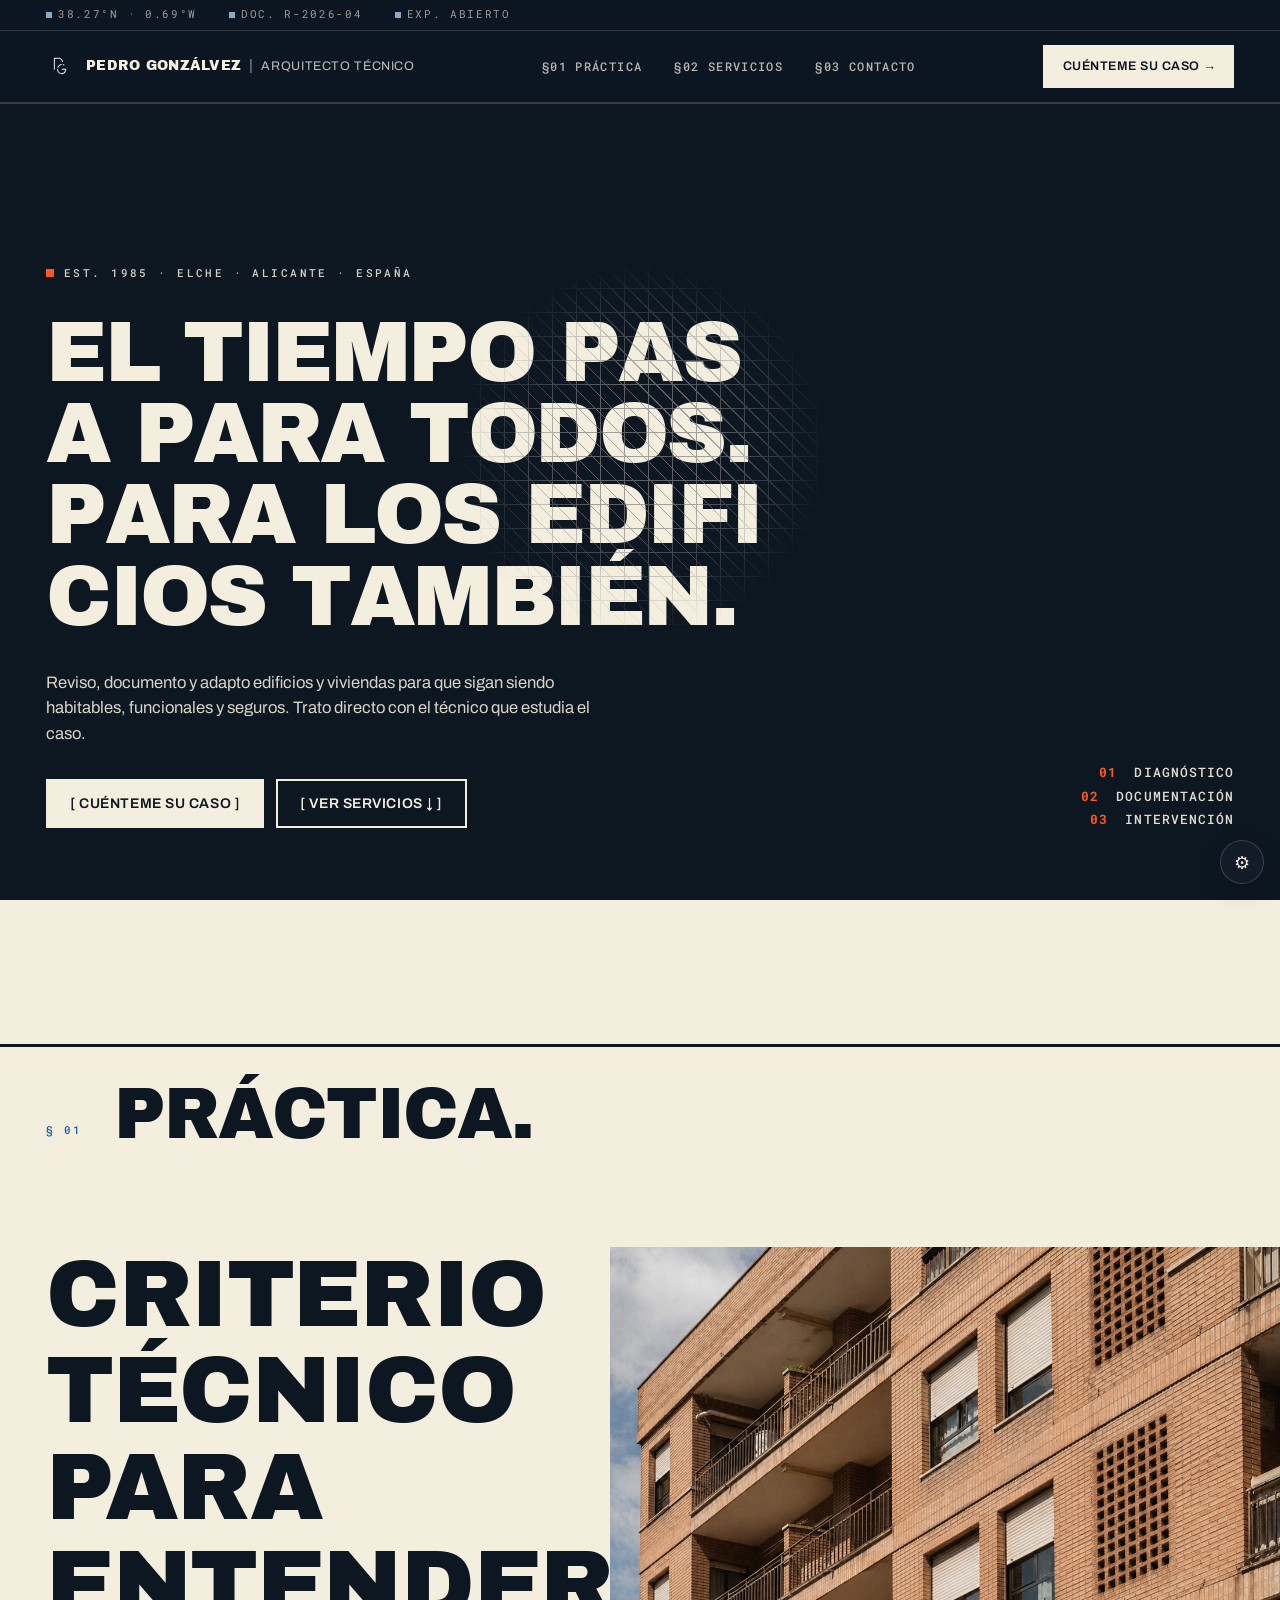
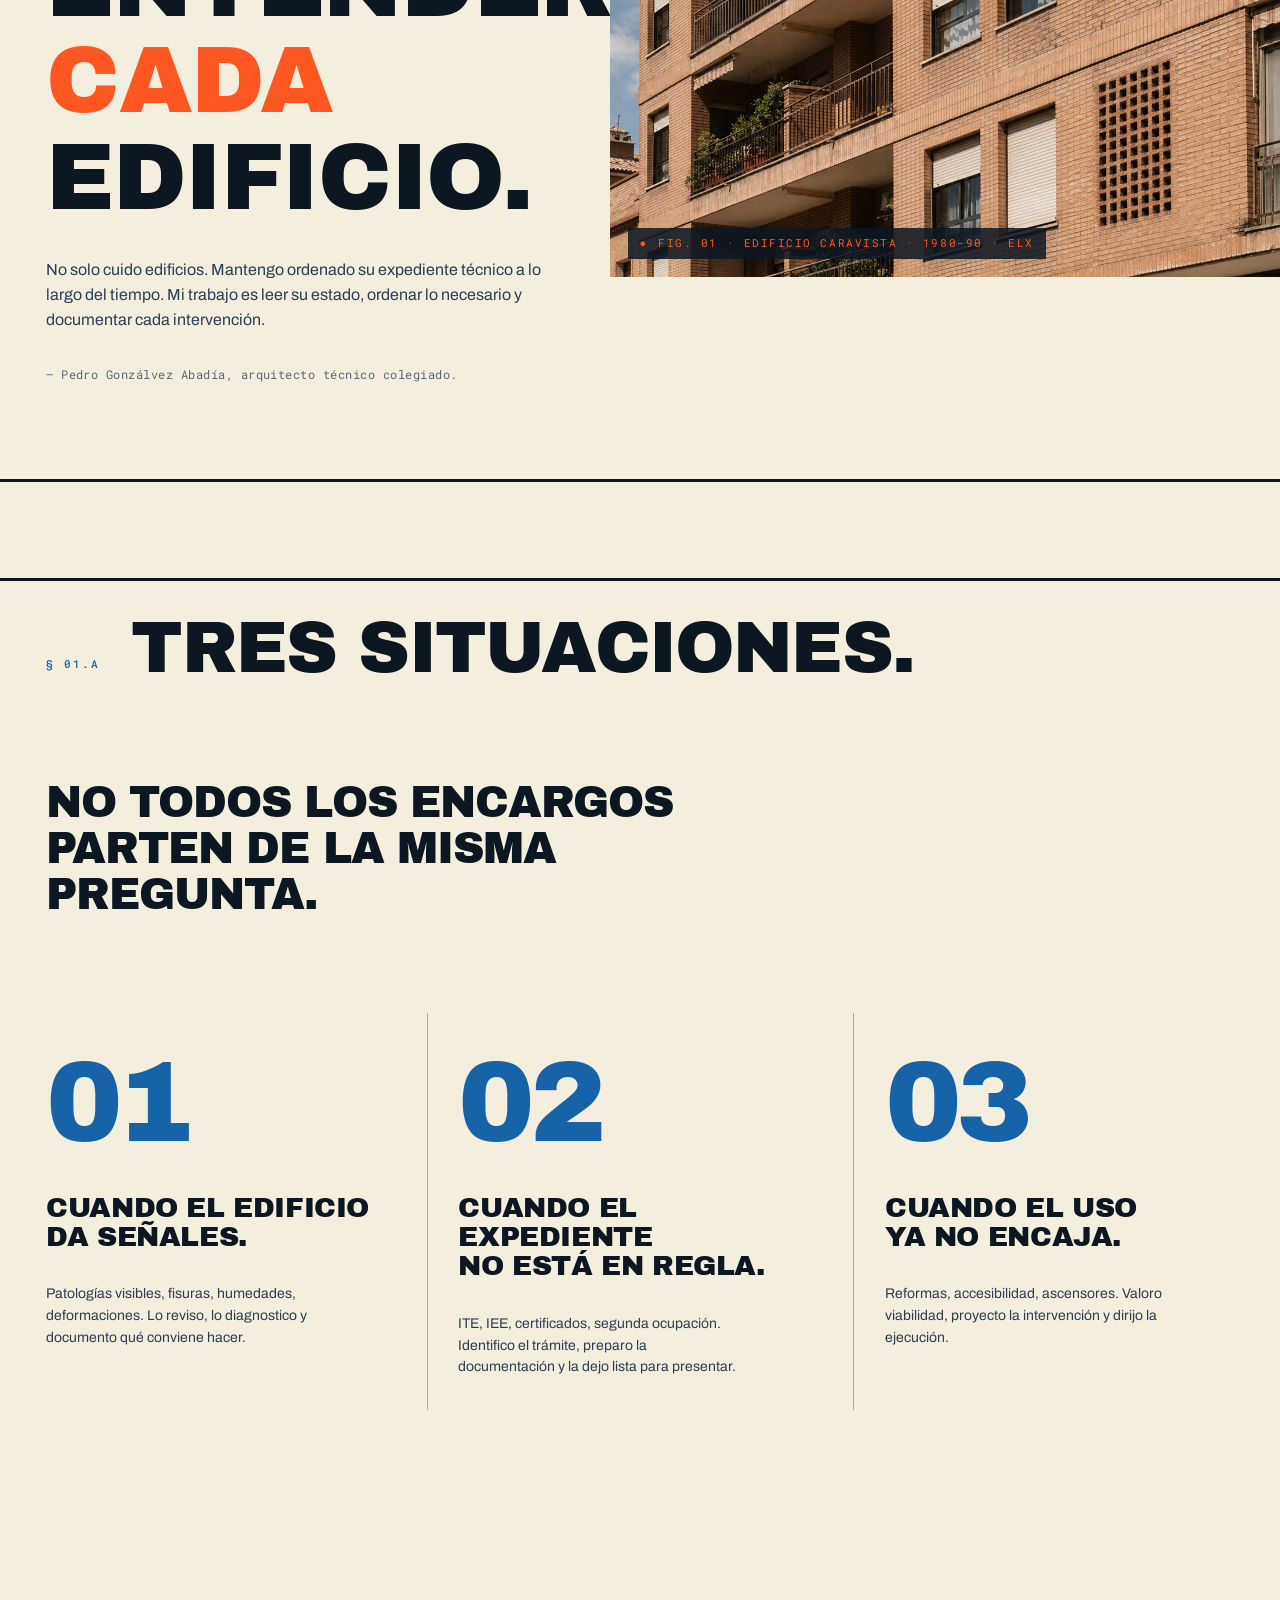
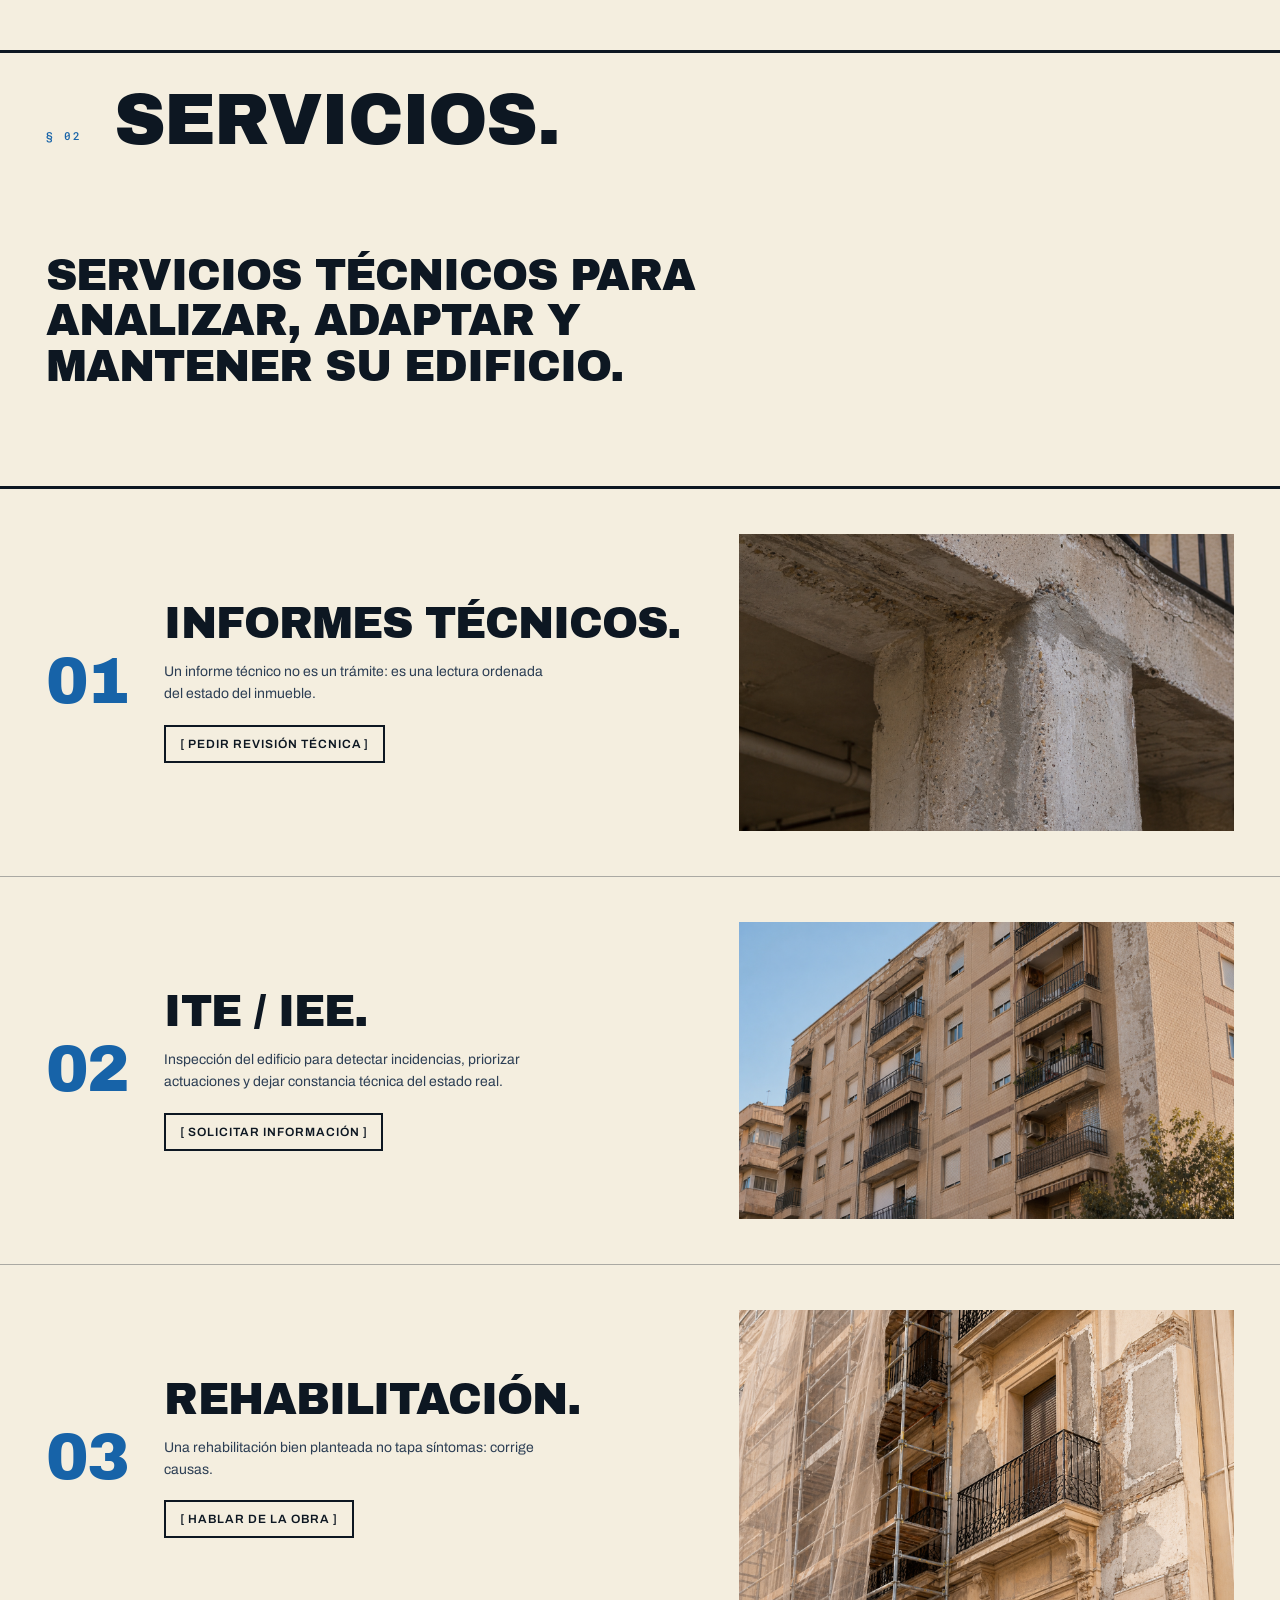
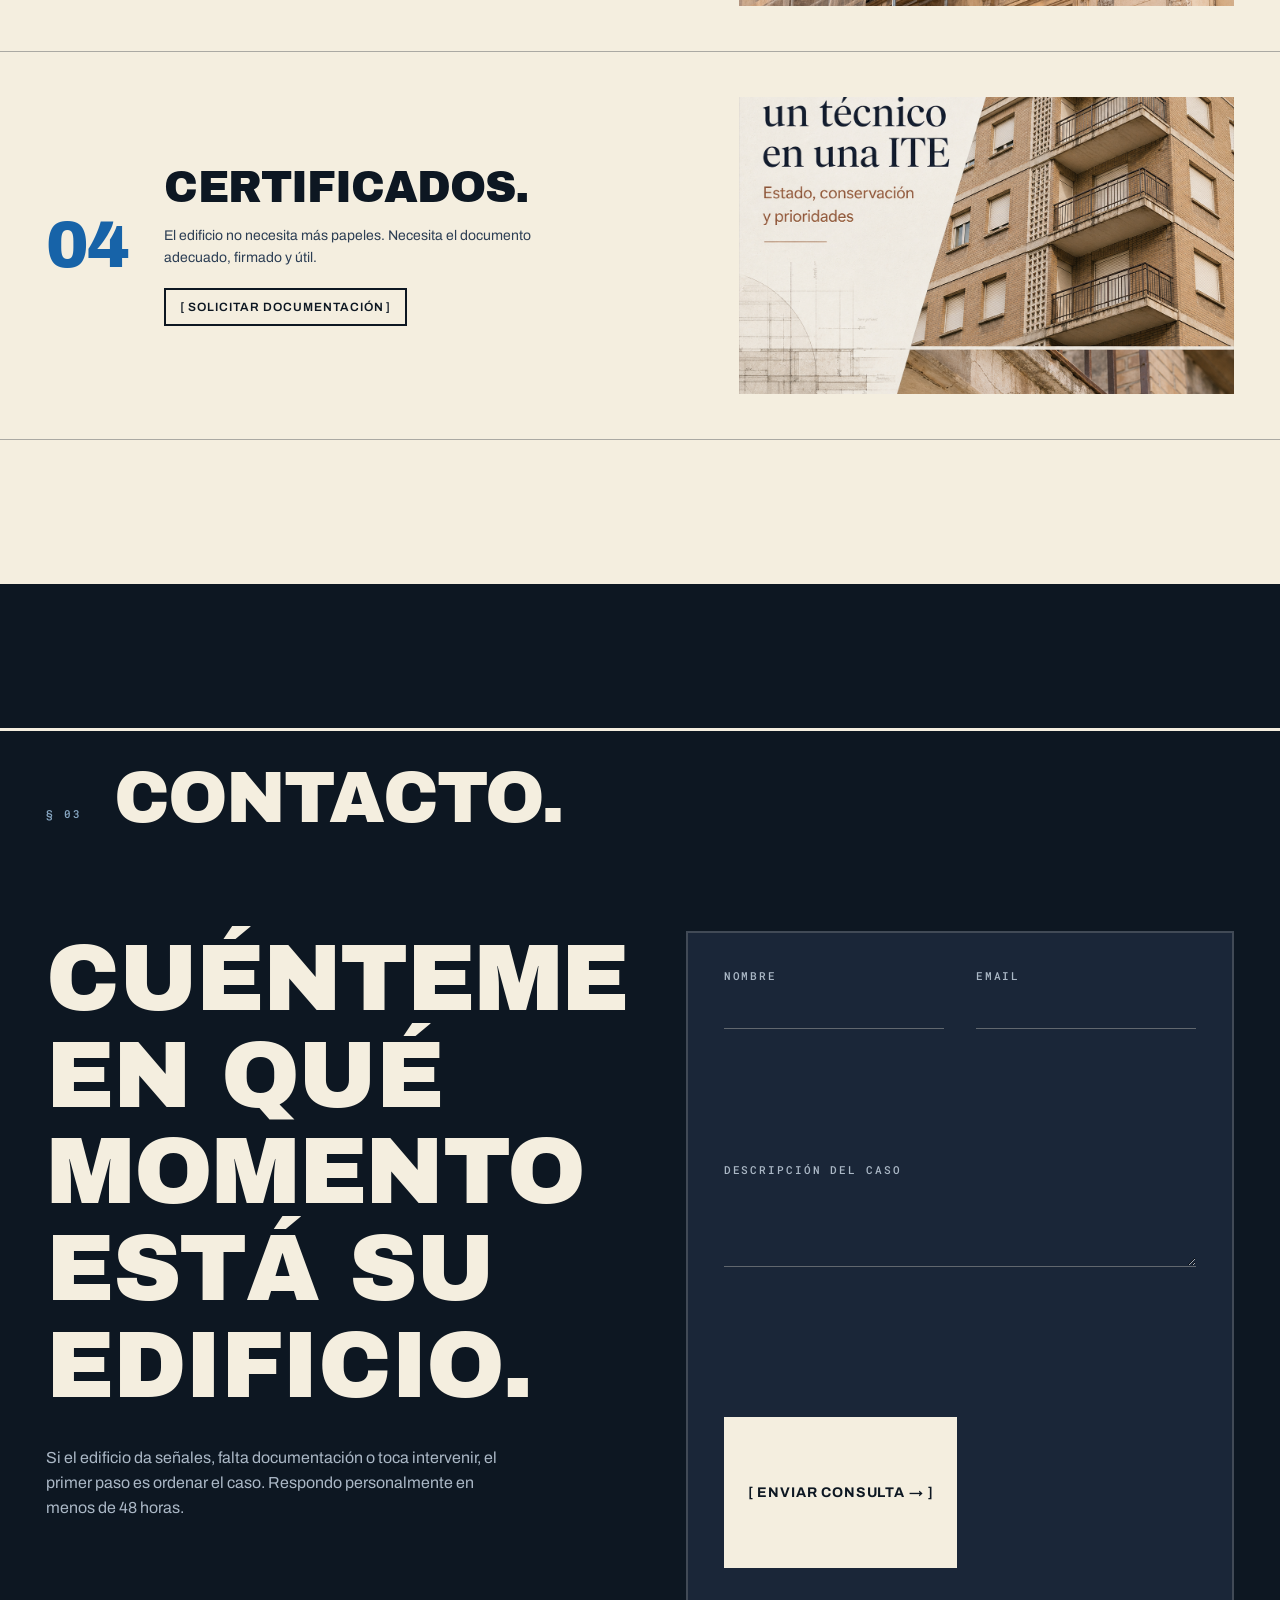
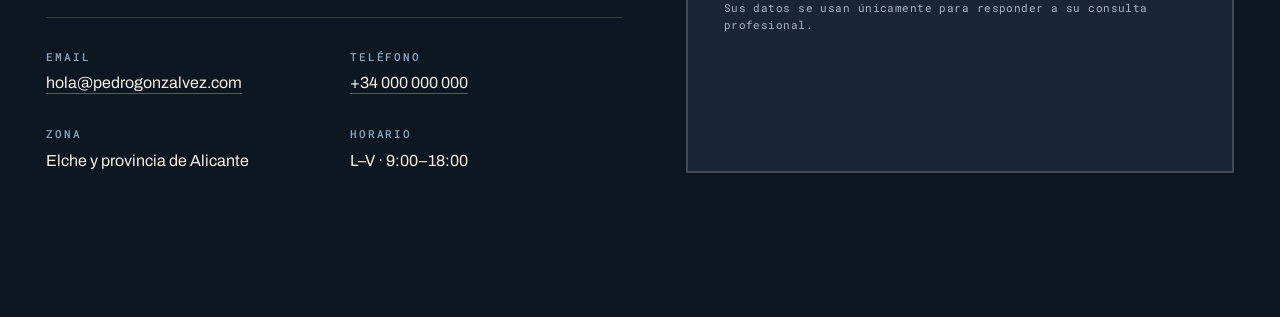
<file: 07-prototype/variants/v3/index.html>
<!doctype html>
<html lang="es">
<head>
<meta charset="utf-8" />
<meta name="viewport" content="width=device-width, initial-scale=1" />
<title>V3 · Pedro Gonzálvez</title>
<link rel="icon" href="../../../03-media/brand/favicon.svg" />
<link rel="preconnect" href="https://fonts.googleapis.com" />
<link rel="preconnect" href="https://fonts.gstatic.com" crossorigin />
<link href="https://fonts.googleapis.com/css2?family=Archivo+Black&family=Archivo:wdth,wght@75..125,300..900&family=Roboto+Mono:wght@300;400;500;700&display=swap" rel="stylesheet" />
<link rel="stylesheet" href="../_shared/tweaks.css" />
<link rel="stylesheet" href="style.css" />
</head>
<body>

<div class="trace" aria-hidden="true"></div>

<!-- ===== HEADER BRUTALISTA: institucional, dentro del hero, no fijo ===== -->
<header class="bnav">
  <div class="bnav__top">
    <span class="bnav__meta">38.27°N · 0.69°W</span>
    <span class="bnav__meta">DOC. R-2026-04</span>
    <span class="bnav__meta">EXP. ABIERTO</span>
  </div>
  <div class="bnav__main">
    <a class="bnav__brand" href="#">
      <img src="../../../03-media/brand/logo-isotipo.svg" alt="PG" />
      <span>
        <strong>Pedro Gonzálvez</strong>
        <i class="bnav__pipe">|</i>
        <em>Arquitecto técnico</em>
      </span>
    </a>
    <nav class="bnav__links">
      <a href="#practica">§01 Práctica</a>
      <a href="#servicios">§02 Servicios</a>
      <a href="#contacto">§03 Contacto</a>
    </nav>
    <a class="bnav__cta" href="#contacto">Cuénteme su caso<span aria-hidden="true">→</span></a>
  </div>
</header>

<!-- Mini menu reaparece tras scroll fuera del hero -->
<button class="bnav__mini" id="bnavMini" aria-label="Volver al menú">↑ MENÚ</button>

<section class="hero">
  <video class="hero__video" src="../../../03-media/hero/videos/01-loop-normal.mp4" muted loop playsinline preload="auto" autoplay></video>
  <div class="hero__copy">
    <p class="hero__kicker fade-in" data-delay="0" data-duration="800">
      <span class="hero__dot"></span>EST. 1985 · ELCHE · ALICANTE · ESPAÑA
    </p>
    <h1 class="hero__title animated-heading"
        data-text="EL TIEMPO PASA PARA TODOS.&#10;PARA LOS EDIFICIOS TAMBIÉN."></h1>
    <p class="hero__lead fade-in" data-delay="900" data-duration="1000">
      Reviso, documento y adapto edificios y viviendas para que sigan siendo
      habitables, funcionales y seguros. Trato directo con el técnico que
      estudia el caso.
    </p>
    <div class="hero__actions fade-in" data-delay="1200" data-duration="1000">
      <a class="btn btn--solid" href="#contacto">[ Cuénteme su caso ]</a>
      <a class="btn btn--ghost" href="#servicios">[ Ver servicios ↓ ]</a>
    </div>
  </div>
  <div class="hero__tag fade-in" data-delay="1400" data-duration="1000">
    <span><b>01</b> Diagnóstico</span>
    <span><b>02</b> Documentación</span>
    <span><b>03</b> Intervención</span>
  </div>
</section>

<section class="practica" id="practica">
  <header class="brut__head"><span>§ 01</span><h2>Práctica.</h2></header>
  <div class="practica__body">
    <div class="practica__text">
      <h3 class="display">Criterio técnico para entender <em>cada</em> edificio.</h3>
      <p class="lede">No solo cuido edificios. Mantengo ordenado su expediente técnico a lo largo del tiempo. Mi trabajo es leer su estado, ordenar lo necesario y documentar cada intervención.</p>
      <p class="practica__sign">— Pedro Gonzálvez Abadía, arquitecto técnico colegiado.</p>
    </div>
    <figure class="practica__img">
      <img src="../../../03-media/images-final/images/06-caso-edificio-caravista-80-90.png" alt="" />
      <figcaption>Fig. 01 · Edificio caravista · 1980-90 · ELX</figcaption>
    </figure>
  </div>
</section>

<section class="ejes">
  <header class="brut__head"><span>§ 01.A</span><h2>Tres situaciones.</h2></header>
  <p class="ejes__lede">No todos los encargos parten de la misma pregunta.</p>
  <ol class="ejes__list">
    <li>
      <span class="ejes__num">01</span>
      <h3>Cuando el edificio<br/>da señales.</h3>
      <p>Patologías visibles, fisuras, humedades, deformaciones. Lo reviso, lo diagnostico y documento qué conviene hacer.</p>
    </li>
    <li>
      <span class="ejes__num">02</span>
      <h3>Cuando el expediente<br/>no está en regla.</h3>
      <p>ITE, IEE, certificados, segunda ocupación. Identifico el trámite, preparo la documentación y la dejo lista para presentar.</p>
    </li>
    <li>
      <span class="ejes__num">03</span>
      <h3>Cuando el uso<br/>ya no encaja.</h3>
      <p>Reformas, accesibilidad, ascensores. Valoro viabilidad, proyecto la intervención y dirijo la ejecución.</p>
    </li>
  </ol>
</section>

<section class="servicios" id="servicios">
  <header class="brut__head"><span>§ 02</span><h2>Servicios.</h2></header>
  <p class="servicios__lede">Servicios técnicos para analizar, adaptar y mantener su edificio.</p>
  <ol class="servicios__list">
    <li class="servicio"><span class="servicio__n">01</span>
      <div><h3>Informes técnicos.</h3><p>Un informe técnico no es un trámite: es una lectura ordenada del estado del inmueble.</p><a class="servicio__cta" href="#contacto">[ Pedir revisión técnica ]</a></div>
      <figure><img src="../../../03-media/images-final/images/17-caso-estructura-hormigon.png" alt="" /></figure>
    </li>
    <li class="servicio"><span class="servicio__n">02</span>
      <div><h3>ITE / IEE.</h3><p>Inspección del edificio para detectar incidencias, priorizar actuaciones y dejar constancia técnica del estado real.</p><a class="servicio__cta" href="#contacto">[ Solicitar información ]</a></div>
      <figure><img src="../../../03-media/images-final/images/12-servicio-ite-iee-edificio-comunidad.png" alt="" /></figure>
    </li>
    <li class="servicio"><span class="servicio__n">03</span>
      <div><h3>Rehabilitación.</h3><p>Una rehabilitación bien planteada no tapa síntomas: corrige causas.</p><a class="servicio__cta" href="#contacto">[ Hablar de la obra ]</a></div>
      <figure><img src="../../../03-media/images-final/images/13-servicio-rehabilitacion-fachada.png" alt="" /></figure>
    </li>
    <li class="servicio"><span class="servicio__n">04</span>
      <div><h3>Certificados.</h3><p>El edificio no necesita más papeles. Necesita el documento adecuado, firmado y útil.</p><a class="servicio__cta" href="#contacto">[ Solicitar documentación ]</a></div>
      <figure><img src="../../../03-media/images-final/images/21-post-ite.png" alt="" /></figure>
    </li>
  </ol>
</section>

<section class="contacto" id="contacto">
  <header class="brut__head brut__head--light"><span>§ 03</span><h2>Contacto.</h2></header>
  <div class="contacto__body">
    <div class="contacto__copy">
      <h3 class="display">Cuénteme en qué momento<br/>está su edificio.</h3>
      <p class="contacto__lede">Si el edificio da señales, falta documentación o toca intervenir, el primer paso es ordenar el caso. Respondo personalmente en menos de 48 horas.</p>
      <dl class="contacto__data">
        <div><dt>Email</dt><dd><a href="mailto:hola@pedrogonzalvez.com">hola@pedrogonzalvez.com</a></dd></div>
        <div><dt>Teléfono</dt><dd><a href="tel:+34000000000">+34 000 000 000</a></dd></div>
        <div><dt>Zona</dt><dd>Elche y provincia de Alicante</dd></div>
        <div><dt>Horario</dt><dd>L–V · 9:00–18:00</dd></div>
      </dl>
    </div>
    <form class="contacto__form" onsubmit="event.preventDefault(); this.querySelector('.contacto__success').hidden = false;">
      <label><span>Nombre</span><input type="text" required /></label>
      <label><span>Email</span><input type="email" required /></label>
      <label class="contacto__full"><span>Descripción del caso</span><textarea rows="4" required></textarea></label>
      <button type="submit">[ Enviar consulta → ]</button>
      <p class="contacto__legal">Sus datos se usan únicamente para responder a su consulta profesional.</p>
      <p class="contacto__success" hidden>✓ Hemos recibido su consulta. Le responderé personalmente en menos de 48 horas.</p>
    </form>
  </div>
</section>

<script type="module" src="script.js"></script>
<script src="../_shared/tweaks.js" defer></script>
</body>
</html>
</file>
<file: 07-prototype/hero.css>
/* =====================================================
   Pedro Gonzálvez — V3, post Impeccable
   Editorial mediterráneo · azulejo claro y costa
   - Sin contenedor centrado universal: cada sección
     decide su composición y su sangrado al viewport.
   - Sin grids 4×2 idénticos. Sin iconos redondos sobre
     headings. Sin cards genéricas.
   - Tipografías: Bodoni Moda (display) + Manrope (body),
     fuera del reflex list.
   ===================================================== */

/* ---------- Tokens ---------- */
:root {
  /* color */
  --bg:           oklch(91% 0.034 78);    /* cream cálido editorial */
  --bg-soft:      oklch(94% 0.024 78);
  --bg-deep:      oklch(86% 0.032 78);
  --ink:          oklch(28% 0.045 245);   /* navy de costa */
  --ink-soft:     oklch(46% 0.038 245);
  --ink-mute:     oklch(60% 0.026 245);
  --rule:         oklch(28% 0.045 245 / 0.16);
  --rule-soft:    oklch(28% 0.045 245 / 0.08);

  --accent:       oklch(58% 0.094 240);   /* azul azulejo */
  --accent-deep:  oklch(46% 0.094 240);
  --accent-soft:  oklch(72% 0.072 240);

  --warm:         oklch(66% 0.082 78);    /* arena cálida — uso muy puntual */

  /* dark surface (contacto / footer) */
  --dark:         oklch(22% 0.044 245);
  --dark-soft:    oklch(28% 0.045 245);
  --on-dark:      oklch(94% 0.024 78);
  --on-dark-soft: oklch(78% 0.018 78);

  /* type */
  --display:      "Bodoni Moda", "Bodoni 72", "Times New Roman", serif;
  --body:         "Manrope", system-ui, -apple-system, sans-serif;

  /* scale (modular, 1.333) */
  --t-7:          clamp(80px, 10vw, 168px);
  --t-6:          clamp(56px, 7.4vw, 116px);
  --t-5:          clamp(40px, 5.4vw, 80px);
  --t-4:          clamp(28px, 3.4vw, 48px);
  --t-3:          clamp(22px, 2.4vw, 32px);
  --t-2:          18px;
  --t-1:          15px;
  --t-0:          13px;
  --t-eyebrow:    11px;

  /* space */
  --gutter-x:     clamp(20px, 4.4vw, 80px);
  --space-xs:     8px;
  --space-sm:     16px;
  --space-md:     32px;
  --space-lg:     64px;
  --space-xl:     112px;
  --space-2xl:    176px;

  /* motion */
  --ease-out:     cubic-bezier(0.16, 1, 0.3, 1);
}

* { box-sizing: border-box; }
html, body { margin: 0; padding: 0; }
html { scroll-behavior: smooth; }
body {
  background: var(--bg);
  color: var(--ink);
  font-family: var(--body);
  font-size: var(--t-1);
  line-height: 1.55;
  -webkit-font-smoothing: antialiased;
  -moz-osx-font-smoothing: grayscale;
  text-rendering: optimizeLegibility;
}
img { display: block; max-width: 100%; height: auto; }
a { color: inherit; text-decoration: none; }
button { font: inherit; cursor: pointer; border: 0; background: none; color: inherit; }
::selection { background: var(--accent); color: var(--bg); }

/* ---------- Type primitives ---------- */
.display {
  font-family: var(--display);
  font-weight: 400;
  font-size: var(--t-5);
  line-height: 1.02;
  letter-spacing: -0.02em;
  margin: 0;
  color: var(--ink);
  font-optical-sizing: auto;
  font-variation-settings: "opsz" 96;
}
.display em { font-style: italic; font-weight: 400; color: var(--accent); }
.lede {
  font-size: var(--t-2);
  line-height: 1.55;
  color: var(--ink-soft);
  max-width: 56ch;
  margin: 0;
}
.eyebrow {
  font-family: var(--body);
  font-size: var(--t-eyebrow);
  font-weight: 600;
  letter-spacing: 0.22em;
  text-transform: uppercase;
  color: var(--ink-mute);
  margin: 0 0 var(--space-md);
  display: inline-flex;
  align-items: center;
  gap: 12px;
}
.eyebrow::before {
  content: "";
  width: 24px;
  height: 1px;
  background: currentColor;
}
.eyebrow--light { color: var(--on-dark-soft); }

.caps {
  font-size: var(--t-eyebrow);
  font-weight: 600;
  letter-spacing: 0.22em;
  text-transform: uppercase;
  color: var(--accent);
  margin: 0 0 var(--space-sm);
}

.link {
  display: inline-flex;
  align-items: center;
  gap: 6px;
  font-size: var(--t-1);
  color: var(--accent);
  border-bottom: 1px solid currentColor;
  padding-bottom: 2px;
  transition: color .2s, border-color .2s;
}
.link:hover { color: var(--accent-deep); }

/* ---------- Buttons ---------- */
.btn {
  display: inline-flex;
  align-items: center;
  gap: 10px;
  padding: 14px 28px;
  font-size: var(--t-1);
  font-weight: 500;
  letter-spacing: 0.01em;
  border: 1px solid transparent;
  border-radius: 0;
  transition: background .2s, color .2s, border-color .2s, transform .2s;
}
.btn--solid    { background: var(--bg); color: var(--ink); }
.btn--solid:hover { background: var(--accent); color: var(--bg); }
.btn--ghost    { color: var(--bg); border-color: rgba(244, 237, 222, 0.6); }
.btn--ghost:hover { background: var(--bg); color: var(--ink); border-color: var(--bg); }

/* ====================================================
   HEADER — barra fina, no pastilla flotante
   ==================================================== */
.nav {
  position: fixed;
  inset: 0 0 auto 0;
  z-index: 80;
  display: grid;
  grid-template-columns: auto 1fr auto;
  align-items: center;
  gap: var(--space-md);
  padding: 18px var(--gutter-x);
  background: oklch(28% 0.045 245 / 0.55);
  backdrop-filter: blur(14px) saturate(1.05);
  -webkit-backdrop-filter: blur(14px) saturate(1.05);
  border-bottom: 1px solid rgba(244, 237, 222, 0.10);
}
.nav__brand {
  display: flex; align-items: center; gap: 12px;
  font-family: var(--display);
  font-size: 17px;
  font-weight: 500;
  color: var(--on-dark);
  letter-spacing: -0.01em;
}
.nav__brand img { height: 22px; width: 22px; filter: brightness(0) invert(1); opacity: .92; }
.nav__links {
  justify-self: center;
  display: flex;
  gap: 32px;
  font-size: var(--t-1);
  color: var(--on-dark-soft);
}
.nav__links a {
  position: relative;
  padding: 4px 0;
  transition: color .2s;
}
.nav__links a:hover { color: var(--on-dark); }
.nav__cta {
  font-size: var(--t-1);
  color: var(--on-dark);
  padding: 10px 18px;
  border: 1px solid rgba(244, 237, 222, 0.32);
  transition: background .2s, color .2s, border-color .2s;
}
.nav__cta:hover { background: var(--bg); color: var(--ink); border-color: var(--bg); }
@media (max-width: 800px) {
  .nav__links { display: none; }
  .nav { grid-template-columns: 1fr auto; }
}

/* ====================================================
   HERO — full-bleed video, copy bottom-left, tag bottom-right
   ==================================================== */
.hero {
  position: relative;
  height: 100vh;
  width: 100vw;
  overflow: hidden;
  background: oklch(20% 0.044 245);
}
.hero__video {
  position: absolute;
  inset: 0;
  width: 100%;
  height: 100%;
  object-fit: cover;
  z-index: 0;
}
/* Subtle bottom darkening only — no full overlay */
.hero::after {
  content: "";
  position: absolute;
  inset: auto 0 0 0;
  height: 55%;
  background: linear-gradient(180deg, transparent 0%, oklch(15% 0.04 245 / 0.55) 80%, oklch(15% 0.04 245 / 0.7) 100%);
  z-index: 1;
  pointer-events: none;
}

.hero__copy {
  position: absolute;
  left: var(--gutter-x);
  right: var(--gutter-x);
  bottom: clamp(56px, 9vh, 110px);
  z-index: 2;
  max-width: min(960px, 70vw);
  color: var(--bg);
}

.hero__kicker {
  font-size: var(--t-eyebrow);
  font-weight: 600;
  letter-spacing: 0.24em;
  text-transform: uppercase;
  color: rgba(244, 237, 222, 0.85);
  margin: 0 0 var(--space-md);
  display: inline-flex;
  align-items: center;
  gap: 10px;
}
.hero__dot {
  width: 8px; height: 8px; border-radius: 50%;
  background: var(--accent-soft);
  animation: pulse 2.4s ease-in-out infinite;
}
@keyframes pulse {
  0%, 100% { opacity: 0.55; transform: scale(1); }
  50%      { opacity: 1;    transform: scale(1.25); }
}

.hero__title {
  font-family: var(--display);
  font-weight: 400;
  font-size: var(--t-7);
  line-height: 0.96;
  letter-spacing: -0.035em;
  margin: 0 0 var(--space-md);
  color: var(--bg);
  font-variation-settings: "opsz" 96;
  white-space: pre-wrap;
}
.hero__lead {
  font-size: clamp(16px, 1.4vw, 19px);
  line-height: 1.55;
  max-width: 56ch;
  color: rgba(244, 237, 222, 0.92);
  margin: 0 0 var(--space-md);
}
.hero__actions {
  display: flex;
  gap: 12px;
  flex-wrap: wrap;
}

.hero__tag {
  position: absolute;
  right: var(--gutter-x);
  bottom: clamp(56px, 9vh, 110px);
  z-index: 2;
  display: flex;
  flex-direction: column;
  gap: 4px;
  text-align: right;
  font-family: var(--display);
  font-size: clamp(20px, 2.2vw, 32px);
  line-height: 1.05;
  font-style: italic;
  font-weight: 400;
  color: var(--bg);
  font-variation-settings: "opsz" 96;
}
.hero__tag span:nth-child(2) { padding-right: 18px; }
.hero__tag span:nth-child(3) { padding-right: 36px; }

@media (max-width: 900px) {
  .hero__copy { max-width: 90vw; bottom: 24vh; }
  .hero__tag { display: none; }
}

/* ====================================================
   PRÁCTICA — split asimétrico, foto sangra a la derecha
   ==================================================== */
.practica {
  display: grid;
  grid-template-columns: minmax(0, 1fr) minmax(0, 1.1fr);
  gap: 0;
  padding: var(--space-2xl) 0 var(--space-xl);
  align-items: stretch;
}
.practica__text {
  padding: 0 clamp(40px, 5vw, 80px) 0 var(--gutter-x);
  display: flex;
  flex-direction: column;
  justify-content: center;
}
.practica__text .display {
  font-size: var(--t-6);
  margin-bottom: var(--space-md);
}
.practica__text .display em { color: var(--accent); }
.practica__text .lede { margin-bottom: var(--space-md); }
.practica__sign {
  margin: 0;
  font-size: var(--t-0);
  letter-spacing: 0.04em;
  color: var(--ink-mute);
}
.practica__img {
  margin: 0;
  /* full-bleed to right edge */
  height: 80vh;
  min-height: 540px;
  overflow: hidden;
}
.practica__img img {
  width: 100%; height: 100%; object-fit: cover;
  filter: saturate(0.92);
}
@media (max-width: 900px) {
  .practica { grid-template-columns: 1fr; }
  .practica__text { padding: 0 var(--gutter-x); margin-bottom: var(--space-lg); }
  .practica__img { height: 60vh; min-height: 360px; }
}

/* ====================================================
   SITUACIONES — banda con tres números enormes en serif
   ==================================================== */
.situaciones {
  background: var(--bg-deep);
  padding: var(--space-xl) var(--gutter-x);
  border-top: 1px solid var(--rule-soft);
  border-bottom: 1px solid var(--rule-soft);
}
.situaciones__head {
  display: grid;
  grid-template-columns: 1fr 1.2fr;
  gap: var(--space-lg);
  align-items: end;
  margin-bottom: var(--space-xl);
}
.situaciones__head .eyebrow { margin-bottom: 0; }
.situaciones__lede {
  margin: 0;
  font-family: var(--display);
  font-size: var(--t-4);
  line-height: 1.12;
  letter-spacing: -0.012em;
  color: var(--ink);
  max-width: 24ch;
}

.situaciones__list {
  list-style: none; padding: 0; margin: 0;
  display: grid;
  grid-template-columns: repeat(3, 1fr);
  gap: 0;
}
.situaciones__list li {
  display: grid;
  grid-template-rows: auto auto 1fr;
  gap: var(--space-md);
  padding: var(--space-md) clamp(20px, 2vw, 36px) var(--space-md) 0;
  border-left: 1px solid var(--rule);
  padding-left: clamp(20px, 2vw, 36px);
}
.situaciones__list li:first-child { border-left: 0; padding-left: 0; }
.situaciones__num {
  font-family: var(--display);
  font-size: clamp(72px, 9vw, 144px);
  font-weight: 400;
  line-height: 1;
  color: var(--accent);
  font-variation-settings: "opsz" 96;
  letter-spacing: -0.04em;
  font-style: italic;
}
.situaciones__list h3 {
  margin: 0;
  font-family: var(--display);
  font-weight: 400;
  font-size: var(--t-3);
  line-height: 1.08;
  letter-spacing: -0.012em;
  color: var(--ink);
}
.situaciones__list p {
  margin: 0;
  font-size: var(--t-1);
  line-height: 1.55;
  color: var(--ink-soft);
  max-width: 36ch;
}
@media (max-width: 900px) {
  .situaciones__head { grid-template-columns: 1fr; }
  .situaciones__list { grid-template-columns: 1fr; }
  .situaciones__list li {
    border-left: 0; padding-left: 0;
    border-top: 1px solid var(--rule);
    padding-top: var(--space-md);
  }
  .situaciones__list li:first-child { border-top: 0; padding-top: 0; }
}

/* ====================================================
   SERVICIOS — lista editorial vertical, NO grid 4×2
   ==================================================== */
.servicios {
  padding: var(--space-2xl) 0;
}
.servicios__head {
  padding: 0 var(--gutter-x);
  margin-bottom: var(--space-xl);
  display: grid;
  grid-template-columns: minmax(0, 1.4fr) minmax(0, 1fr);
  gap: var(--space-lg);
  align-items: end;
}
.servicios__head h2 { font-size: var(--t-6); max-width: 18ch; }
@media (max-width: 900px) { .servicios__head { grid-template-columns: 1fr; } }

.servicios__list {
  list-style: none;
  margin: 0; padding: 0;
}
.servicio {
  display: grid;
  grid-template-columns: 90px minmax(0, 1.4fr) minmax(0, 1.2fr);
  align-items: center;
  gap: clamp(24px, 4vw, 64px);
  padding: clamp(40px, 5vh, 80px) var(--gutter-x);
  border-top: 1px solid var(--rule);
  position: relative;
  transition: background .35s var(--ease-out);
}
.servicio:last-child { border-bottom: 1px solid var(--rule); }
.servicio:hover { background: var(--bg-soft); }
.servicio--reverse {
  grid-template-columns: 90px minmax(0, 1.2fr) minmax(0, 1.4fr);
}
.servicio--reverse .servicio__body { order: 3; }
.servicio--reverse .servicio__img  { order: 2; }
.servicio__n {
  font-family: var(--display);
  font-size: var(--t-3);
  font-weight: 400;
  font-style: italic;
  color: var(--accent);
  letter-spacing: -0.01em;
  font-variation-settings: "opsz" 96;
}
.servicio__body {
  display: flex;
  flex-direction: column;
  gap: var(--space-sm);
}
.servicio__body h3 {
  margin: 0;
  font-family: var(--display);
  font-weight: 400;
  font-size: var(--t-4);
  line-height: 1.04;
  letter-spacing: -0.018em;
  color: var(--ink);
  font-variation-settings: "opsz" 96;
}
.servicio__body p {
  margin: 0;
  font-size: var(--t-1);
  line-height: 1.55;
  color: var(--ink-soft);
  max-width: 50ch;
}
.servicio__cta {
  align-self: flex-start;
  margin-top: 4px;
  font-size: var(--t-0);
  font-weight: 600;
  letter-spacing: 0.16em;
  text-transform: uppercase;
  color: var(--accent);
  border-bottom: 1px solid var(--accent);
  padding-bottom: 4px;
  transition: color .2s, border-color .2s;
}
.servicio__cta::after { content: " →"; }
.servicio__cta:hover { color: var(--accent-deep); border-color: var(--accent-deep); }
.servicio__img {
  margin: 0;
  aspect-ratio: 5 / 3;
  overflow: hidden;
  background: var(--bg-deep);
}
.servicio__img img {
  width: 100%; height: 100%;
  object-fit: cover;
  transition: transform 1s var(--ease-out);
}
.servicio:hover .servicio__img img { transform: scale(1.04); }

@media (max-width: 900px) {
  .servicio,
  .servicio--reverse {
    grid-template-columns: 1fr;
    gap: var(--space-md);
  }
  .servicio--reverse .servicio__body,
  .servicio--reverse .servicio__img { order: unset; }
  .servicio__n { font-size: var(--t-2); }
}

/* ====================================================
   PROCESO — banda compacta, sin cards
   ==================================================== */
.proceso {
  padding: var(--space-xl) var(--gutter-x);
  background: var(--ink);
  color: var(--on-dark);
  display: grid;
  grid-template-columns: minmax(0, 1fr) minmax(0, 1.2fr);
  gap: var(--space-xl);
  align-items: start;
}
.proceso__head .eyebrow { color: var(--on-dark-soft); }
.proceso__head h2 {
  color: var(--on-dark);
  font-size: var(--t-5);
}
.proceso__list {
  list-style: none;
  margin: 0; padding: 0;
  display: flex;
  flex-direction: column;
}
.proceso__list li {
  display: grid;
  grid-template-columns: 60px 1fr;
  gap: var(--space-md);
  padding: var(--space-md) 0;
  border-top: 1px solid rgba(244, 237, 222, 0.15);
  align-items: baseline;
}
.proceso__list li:last-child { border-bottom: 1px solid rgba(244, 237, 222, 0.15); }
.proceso__list span {
  font-family: var(--display);
  font-size: var(--t-3);
  font-weight: 400;
  color: var(--accent-soft);
  font-variation-settings: "opsz" 96;
  letter-spacing: -0.01em;
}
.proceso__list p {
  margin: 0;
  font-family: var(--display);
  font-size: var(--t-3);
  line-height: 1.18;
  color: var(--on-dark);
  letter-spacing: -0.012em;
  font-weight: 400;
  font-variation-settings: "opsz" 96;
}
@media (max-width: 900px) {
  .proceso { grid-template-columns: 1fr; gap: var(--space-lg); }
}

/* ====================================================
   BLOG — caso destacado full-width + lista 4 cols
   ==================================================== */
.blog {
  padding: var(--space-2xl) 0 var(--space-xl);
}
.blog__head {
  padding: 0 var(--gutter-x);
  margin-bottom: var(--space-xl);
  display: grid;
  grid-template-columns: 1.3fr 1fr auto;
  gap: var(--space-lg);
  align-items: end;
}
.blog__head h2 { font-size: var(--t-6); }
.blog__head .eyebrow { margin-bottom: var(--space-sm); }
.blog__lede {
  margin: 0;
  font-size: var(--t-1);
  line-height: 1.55;
  color: var(--ink-soft);
  max-width: 50ch;
}
@media (max-width: 900px) {
  .blog__head { grid-template-columns: 1fr; }
}

.blog__feature {
  display: grid;
  grid-template-columns: minmax(0, 1.4fr) minmax(0, 1fr);
  gap: clamp(24px, 4vw, 64px);
  align-items: center;
  padding: 0 var(--gutter-x);
  margin-bottom: var(--space-xl);
}
.blog__feature figure { margin: 0; aspect-ratio: 16 / 11; overflow: hidden; }
.blog__feature figure img { width: 100%; height: 100%; object-fit: cover; }
.blog__feature h3 {
  margin: 0 0 var(--space-md);
  font-family: var(--display);
  font-weight: 400;
  font-size: var(--t-4);
  line-height: 1.06;
  letter-spacing: -0.018em;
  color: var(--ink);
  font-variation-settings: "opsz" 96;
}
.blog__feature p {
  margin: 0 0 var(--space-md);
  font-size: var(--t-1);
  line-height: 1.55;
  color: var(--ink-soft);
  max-width: 48ch;
}
@media (max-width: 900px) { .blog__feature { grid-template-columns: 1fr; } }

.blog__list {
  list-style: none; padding: 0 var(--gutter-x); margin: 0;
  display: grid;
  grid-template-columns: repeat(4, 1fr);
  gap: clamp(20px, 2.5vw, 36px);
}
.blog__list li a { display: flex; flex-direction: column; gap: var(--space-sm); color: inherit; }
.blog__list figure { margin: 0; aspect-ratio: 4 / 5; overflow: hidden; }
.blog__list figure img {
  width: 100%; height: 100%; object-fit: cover;
  transition: transform 1s var(--ease-out);
}
.blog__list a:hover figure img { transform: scale(1.04); }
.blog__list h4 {
  margin: 0;
  font-family: var(--display);
  font-weight: 400;
  font-size: clamp(17px, 1.3vw, 21px);
  line-height: 1.18;
  letter-spacing: -0.008em;
  color: var(--ink);
}
@media (max-width: 1100px) { .blog__list { grid-template-columns: repeat(2, 1fr); } }
@media (max-width: 540px)  { .blog__list { grid-template-columns: 1fr; } }

/* ====================================================
   SOBRE PEDRO — split half-bleed, foto a la izquierda hasta el borde
   ==================================================== */
.sobre {
  display: grid;
  grid-template-columns: minmax(0, 1.05fr) minmax(0, 1fr);
  gap: clamp(40px, 6vw, 96px);
  align-items: center;
  padding: var(--space-2xl) var(--gutter-x) var(--space-2xl) 0;
}
.sobre__photo {
  margin: 0;
  /* foto sangra al borde izquierdo del viewport */
  aspect-ratio: 4 / 5;
  max-height: 92vh;
  overflow: hidden;
}
.sobre__photo img { width: 100%; height: 100%; object-fit: cover; filter: saturate(0.94); }

.sobre__copy { padding-right: clamp(24px, 4vw, 48px); }
.sobre__copy h2 {
  font-size: var(--t-5);
  margin-bottom: var(--space-md);
  max-width: 14ch;
}
.sobre__big {
  margin: 0 0 var(--space-md);
  font-family: var(--display);
  font-weight: 400;
  font-size: var(--t-3);
  line-height: 1.18;
  letter-spacing: -0.012em;
  color: var(--ink);
  max-width: 28ch;
}
.sobre__copy p {
  margin: 0 0 var(--space-md);
  font-size: var(--t-1);
  line-height: 1.65;
  color: var(--ink-soft);
  max-width: 48ch;
}
.sobre__copy .link { margin-top: var(--space-sm); }

@media (max-width: 900px) {
  .sobre {
    grid-template-columns: 1fr;
    padding: var(--space-xl) var(--gutter-x);
  }
  .sobre__photo { aspect-ratio: 3 / 4; max-height: 80vh; }
}

/* ====================================================
   FAQ — sin cards, sólo reglas y aire
   ==================================================== */
.faq {
  padding: var(--space-2xl) var(--gutter-x);
}
.faq__head {
  display: grid;
  grid-template-columns: minmax(0, 1fr) minmax(0, 1.4fr);
  gap: var(--space-lg);
  align-items: end;
  margin-bottom: var(--space-xl);
}
.faq__head h2 { font-size: var(--t-6); }
.faq__head .eyebrow { margin-bottom: var(--space-sm); }
@media (max-width: 900px) { .faq__head { grid-template-columns: 1fr; } }

.faq__list {
  list-style: none; padding: 0; margin: 0;
  border-top: 1px solid var(--rule);
}
.faq__list li { border-bottom: 1px solid var(--rule); }
.faq details summary {
  display: grid;
  grid-template-columns: 80px 1fr 32px;
  gap: var(--space-md);
  align-items: baseline;
  padding: clamp(22px, 3vh, 32px) 0;
  cursor: pointer;
  list-style: none;
  font-family: var(--display);
  font-size: var(--t-3);
  font-weight: 400;
  line-height: 1.18;
  letter-spacing: -0.012em;
  color: var(--ink);
}
.faq details summary::-webkit-details-marker { display: none; }
.faq__n {
  font-family: var(--display);
  font-style: italic;
  font-size: var(--t-2);
  color: var(--accent);
  letter-spacing: 0.02em;
  font-variation-settings: "opsz" 96;
}
.faq summary i {
  font-style: normal;
  font-family: var(--body);
  font-size: 28px;
  font-weight: 300;
  color: var(--accent);
  transition: transform .35s var(--ease-out);
  text-align: center;
}
.faq details[open] summary i { transform: rotate(45deg); }
.faq details p {
  margin: 0 32px var(--space-md) 96px;
  font-size: var(--t-1);
  line-height: 1.65;
  color: var(--ink-soft);
  max-width: 65ch;
}
@media (max-width: 700px) {
  .faq details summary { grid-template-columns: 48px 1fr 28px; gap: var(--space-sm); font-size: var(--t-2); }
  .faq details p { margin-left: 56px; }
}

/* ====================================================
   CONTACTO — full-bleed dark, asimetría real
   ==================================================== */
.contacto {
  background: var(--ink);
  color: var(--on-dark);
  display: grid;
  grid-template-columns: minmax(0, 1.05fr) minmax(0, 1fr);
  gap: clamp(40px, 5vw, 96px);
  padding: var(--space-2xl) var(--gutter-x);
  align-items: start;
}
.contacto__copy h2 {
  color: var(--on-dark);
  font-size: var(--t-6);
  margin-bottom: var(--space-md);
}
.contacto__lede {
  margin: 0 0 var(--space-xl);
  font-size: var(--t-2);
  line-height: 1.55;
  color: var(--on-dark-soft);
  max-width: 52ch;
}
.contacto__data {
  display: grid;
  grid-template-columns: repeat(2, 1fr);
  gap: var(--space-md);
  margin: 0;
  padding-top: var(--space-md);
  border-top: 1px solid rgba(244, 237, 222, 0.15);
}
.contacto__data > div { display: flex; flex-direction: column; gap: 6px; }
.contacto__data dt {
  font-size: var(--t-eyebrow);
  letter-spacing: 0.22em;
  text-transform: uppercase;
  font-weight: 600;
  color: var(--on-dark-soft);
}
.contacto__data dd {
  margin: 0;
  font-size: var(--t-2);
  color: var(--on-dark);
}
.contacto__data a { border-bottom: 1px solid rgba(244, 237, 222, 0.32); padding-bottom: 2px; transition: border-color .2s, color .2s; }
.contacto__data a:hover { color: var(--accent-soft); border-color: var(--accent-soft); }

.contacto__form {
  display: grid;
  grid-template-columns: 1fr 1fr;
  gap: var(--space-md);
  padding: clamp(28px, 3vw, 40px);
  background: var(--dark-soft);
  border: 1px solid rgba(244, 237, 222, 0.12);
}
.contacto__form label {
  display: flex; flex-direction: column; gap: 8px;
}
.contacto__form label span {
  font-size: var(--t-eyebrow);
  letter-spacing: 0.2em;
  text-transform: uppercase;
  font-weight: 600;
  color: var(--on-dark-soft);
}
.contacto__form input,
.contacto__form select,
.contacto__form textarea {
  background: transparent;
  color: var(--on-dark);
  border: 0;
  border-bottom: 1px solid rgba(244, 237, 222, 0.25);
  padding: 8px 0 12px;
  font-family: var(--body);
  font-size: var(--t-1);
  outline: none;
  transition: border-color .2s;
}
.contacto__form input:focus,
.contacto__form select:focus,
.contacto__form textarea:focus { border-color: var(--accent-soft); }
.contacto__form select { appearance: none; }
.contacto__form textarea { resize: vertical; }
.contacto__full { grid-column: 1 / -1; }
.contacto__form button {
  grid-column: 1 / -1;
  justify-self: start;
  margin-top: var(--space-sm);
  padding: 14px 32px;
  background: var(--bg);
  color: var(--ink);
  font-size: var(--t-0);
  font-weight: 600;
  letter-spacing: 0.18em;
  text-transform: uppercase;
  transition: background .2s, color .2s, transform .2s;
}
.contacto__form button:hover { background: var(--accent); color: var(--bg); transform: translateY(-1px); }
.contacto__legal,
.contacto__success {
  grid-column: 1/-1;
  margin: 0;
  font-size: var(--t-0);
  color: var(--on-dark-soft);
  letter-spacing: 0;
  text-transform: none;
}
.contacto__success { color: var(--accent-soft); }

@media (max-width: 1000px) {
  .contacto { grid-template-columns: 1fr; }
  .contacto__form { grid-template-columns: 1fr 1fr; }
}
@media (max-width: 600px) {
  .contacto__data { grid-template-columns: 1fr; }
  .contacto__form { grid-template-columns: 1fr; }
}

/* ====================================================
   FOOTER
   ==================================================== */
.foot {
  background: var(--ink);
  color: var(--on-dark-soft);
  padding: var(--space-md) var(--gutter-x);
  border-top: 1px solid rgba(244, 237, 222, 0.10);
  display: grid;
  grid-template-columns: auto 1fr auto;
  align-items: center;
  gap: var(--space-md);
  font-size: var(--t-0);
}
.foot__brand {
  display: flex; align-items: center; gap: 12px;
  color: var(--on-dark);
}
.foot__brand img { height: 24px; width: 24px; filter: brightness(0) invert(1); opacity: .85; }
.foot__brand p { margin: 0; line-height: 1.4; }
.foot__brand span { color: var(--on-dark-soft); }
.foot__nav {
  justify-self: center;
  display: flex;
  gap: var(--space-md);
}
.foot__nav a:hover { color: var(--on-dark); }
.foot__legal { margin: 0; }
@media (max-width: 800px) {
  .foot { grid-template-columns: 1fr; text-align: left; }
  .foot__nav { justify-self: start; flex-wrap: wrap; }
}

/* ====================================================
   Animations — letter-by-letter heading + fade-in
   ==================================================== */
.animated-heading { display: block; }
.animated-heading .ah-line { display: block; }
.animated-heading .ah-char {
  display: inline-block;
  opacity: 0;
  transform: translateX(-18px);
  transition: opacity 500ms var(--ease-out), transform 500ms var(--ease-out);
}
.animated-heading.is-active .ah-char {
  opacity: 1;
  transform: translateX(0);
}

.fade-in {
  opacity: 0;
  transition: opacity var(--fi-dur, 1000ms) ease-out;
}
.fade-in.is-active { opacity: 1; }

@media (prefers-reduced-motion: reduce) {
  .animated-heading .ah-char,
  .fade-in {
    transition: opacity 200ms linear !important;
    transform: none !important;
  }
  .servicio__img img,
  .blog__list a:hover figure img { transition: none !important; transform: none !important; }
  .hero__dot { animation: none; }
}
</file>
<file: 07-prototype/variants/_shared/tweaks.css>
/* ===== Tweaks panel (compartido) =====
   Bottom-right toggle. Click → desliza un panel con controles
   para los tokens de color principales. Persiste en localStorage. */

.tweaks-toggle {
  position: fixed;
  right: 16px;
  bottom: 16px;
  z-index: 999;
  width: 44px; height: 44px;
  border-radius: 999px;
  background: rgba(20, 28, 42, 0.92);
  color: #f1e8d8;
  display: grid; place-items: center;
  cursor: pointer;
  border: 1px solid rgba(241, 232, 216, 0.18);
  box-shadow: 0 8px 24px rgba(0, 0, 0, 0.18);
  font-family: ui-sans-serif, system-ui, -apple-system, sans-serif;
  font-size: 18px;
  transition: transform .25s ease, background .25s;
}
.tweaks-toggle:hover { transform: rotate(45deg); background: rgba(20, 28, 42, 1); }

.tweaks {
  position: fixed;
  right: 16px;
  bottom: 70px;
  z-index: 999;
  width: 280px;
  max-height: calc(100vh - 110px);
  overflow: auto;
  padding: 16px 18px 18px;
  background: rgba(20, 28, 42, 0.96);
  color: #f1e8d8;
  border: 1px solid rgba(241, 232, 216, 0.16);
  border-radius: 8px;
  box-shadow: 0 16px 40px rgba(0, 0, 0, 0.32);
  font-family: ui-sans-serif, system-ui, -apple-system, sans-serif;
  font-size: 12px;
  line-height: 1.4;
  transform: translateY(8px);
  opacity: 0;
  pointer-events: none;
  transition: transform .25s ease, opacity .25s ease;
}
.tweaks.is-open {
  transform: translateY(0);
  opacity: 1;
  pointer-events: auto;
}
.tweaks h2 {
  margin: 0 0 14px;
  font-size: 11px;
  font-weight: 700;
  letter-spacing: 0.18em;
  text-transform: uppercase;
  color: rgba(241, 232, 216, 0.7);
}
.tweaks__group + .tweaks__group { margin-top: 14px; padding-top: 14px; border-top: 1px solid rgba(241, 232, 216, 0.1); }
.tweaks__group h3 {
  margin: 0 0 8px;
  font-size: 10px;
  font-weight: 600;
  letter-spacing: 0.18em;
  text-transform: uppercase;
  color: rgba(241, 232, 216, 0.55);
}
.tweaks__row {
  display: grid;
  grid-template-columns: 1fr 36px 60px;
  align-items: center;
  gap: 8px;
  padding: 5px 0;
}
.tweaks__row label {
  font-size: 12px;
  color: rgba(241, 232, 216, 0.85);
}
.tweaks__row input[type="color"] {
  width: 36px; height: 24px;
  border: 1px solid rgba(241, 232, 216, 0.2);
  border-radius: 4px;
  background: transparent;
  cursor: pointer;
  padding: 0;
}
.tweaks__row input[type="color"]::-webkit-color-swatch-wrapper { padding: 2px; }
.tweaks__row input[type="color"]::-webkit-color-swatch { border-radius: 2px; border: 0; }
.tweaks__select {
  display: grid;
  grid-template-columns: 1fr 1fr;
  align-items: center;
  gap: 8px;
  padding: 5px 0;
}
.tweaks__select label { font-size: 12px; color: rgba(241, 232, 216, 0.85); }
.tweaks__select select {
  font: inherit;
  font-family: ui-monospace, SFMono-Regular, monospace;
  font-size: 11px;
  color: rgba(241, 232, 216, 0.92);
  background: rgba(241, 232, 216, 0.06);
  border: 1px solid rgba(241, 232, 216, 0.18);
  border-radius: 3px;
  padding: 6px 8px;
  outline: none;
  appearance: none;
  cursor: pointer;
  background-image: linear-gradient(45deg, transparent 50%, rgba(241,232,216,0.6) 50%),
                    linear-gradient(135deg, rgba(241,232,216,0.6) 50%, transparent 50%);
  background-position: calc(100% - 14px) 50%, calc(100% - 9px) 50%;
  background-size: 5px 5px, 5px 5px;
  background-repeat: no-repeat;
  padding-right: 22px;
}
.tweaks__select select:hover { border-color: rgba(241, 232, 216, 0.32); }
.tweaks__select select option { background: #14202c; color: #f1e8d8; }

.tweaks__row .hex {
  font: inherit;
  font-family: ui-monospace, SFMono-Regular, monospace;
  font-size: 10px;
  color: rgba(241, 232, 216, 0.65);
  text-align: right;
  padding: 4px 6px;
  background: rgba(241, 232, 216, 0.06);
  border: 1px solid rgba(241, 232, 216, 0.12);
  border-radius: 3px;
  outline: none;
}
.tweaks__actions {
  display: flex; gap: 8px;
  margin-top: 14px;
  padding-top: 14px;
  border-top: 1px solid rgba(241, 232, 216, 0.1);
}
.tweaks__actions button {
  flex: 1;
  padding: 7px 10px;
  font: inherit; font-size: 11px;
  font-weight: 600;
  letter-spacing: 0.06em;
  text-transform: uppercase;
  color: #f1e8d8;
  background: rgba(241, 232, 216, 0.08);
  border: 1px solid rgba(241, 232, 216, 0.18);
  border-radius: 4px;
  cursor: pointer;
  transition: background .2s;
}
.tweaks__actions button:hover { background: rgba(241, 232, 216, 0.18); }
.tweaks__hint {
  margin: 10px 0 0;
  font-size: 10px;
  line-height: 1.45;
  color: rgba(241, 232, 216, 0.5);
}
</file>
<file: 07-prototype/variants/v1/style.css>
/* V1 — Spectral (display) + Manrope (body), header fijo arriba, trama rejilla blueprint */

:root {
  --bg:           #f1e8d8;
  --bg-soft:      #f6efe1;
  --bg-deep:      #e8ddc4;
  --ink:          #1b3552;
  --ink-soft:     #4a6580;
  --ink-mute:     #6c7d96;
  --rule:         rgba(27, 53, 82, 0.18);
  --rule-soft:    rgba(27, 53, 82, 0.08);
  --accent:       #3d7aa8;
  --accent-deep:  #2a5c8a;
  --accent-soft:  #88adcc;
  --dark:         #14253a;
  --dark-soft:    #1b3552;
  --on-dark:      #f1e8d8;
  --on-dark-soft: color-mix(in srgb, var(--on-dark) 78%, var(--ink-mute) 22%);
  --on-dark-92: color-mix(in srgb, var(--on-dark) 92%, transparent);
  --on-dark-85: color-mix(in srgb, var(--on-dark) 85%, transparent);
  --on-dark-78: color-mix(in srgb, var(--on-dark) 78%, transparent);
  --on-dark-55: color-mix(in srgb, var(--on-dark) 55%, transparent);
  --on-dark-45: color-mix(in srgb, var(--on-dark) 45%, transparent);
  --on-dark-35: color-mix(in srgb, var(--on-dark) 35%, transparent);
  --on-dark-32: color-mix(in srgb, var(--on-dark) 32%, transparent);
  --on-dark-25: color-mix(in srgb, var(--on-dark) 25%, transparent);
  --on-dark-15: color-mix(in srgb, var(--on-dark) 15%, transparent);
  --on-dark-12: color-mix(in srgb, var(--on-dark) 12%, transparent);
  --on-dark-10: color-mix(in srgb, var(--on-dark) 10%, transparent);

  --display: "Spectral", "Source Serif 4", "Iowan Old Style", Georgia, serif;
  --body:    "Manrope", system-ui, sans-serif;

  --t-7: clamp(56px, 9vw, 132px);
  --t-6: clamp(40px, 6.5vw, 92px);
  --t-5: clamp(32px, 4.6vw, 64px);
  --t-4: clamp(24px, 3vw, 40px);
  --t-3: clamp(19px, 2vw, 26px);
  --t-2: 17px;
  --t-1: 14px;
  --t-0: 12px;
  --t-eye: 11px;

  --gx:    clamp(20px, 3.6vw, 56px);
  --xs: 8px;  --sm: 16px;  --md: 32px;
  --lg: 64px; --xl: 96px;  --xxl: 144px;

  --ease: cubic-bezier(0.16, 1, 0.3, 1);
}

* { box-sizing: border-box; }
html, body { margin: 0; padding: 0; }
html { scroll-behavior: smooth; }
body {
  background: var(--bg);
  color: var(--ink);
  font-family: var(--body);
  font-size: var(--t-1);
  line-height: 1.55;
  -webkit-font-smoothing: antialiased;
  -moz-osx-font-smoothing: grayscale;
  position: relative;
  overflow-x: hidden;
}
img { display: block; max-width: 100%; height: auto; }
a { color: inherit; text-decoration: none; }
button { font: inherit; cursor: pointer; border: 0; background: none; color: inherit; }
::selection { background: var(--accent); color: var(--bg); }

/* ============== TRAMA: rejilla blueprint, mouse reveal con difference ============== */
body::before {
  content: "";
  position: fixed; inset: 0;
  background-image:
    linear-gradient(to right,  #ffffff 1px, transparent 1px),
    linear-gradient(to bottom, #ffffff 1px, transparent 1px);
  background-size: 40px 40px;
  opacity: 0.06;
  mix-blend-mode: difference;
  pointer-events: none;
  z-index: 0;
}
.trace {
  position: fixed; inset: 0;
  pointer-events: none; z-index: 1;
  background-image:
    linear-gradient(to right,  #ffffff 1px, transparent 1px),
    linear-gradient(to bottom, #ffffff 1px, transparent 1px);
  background-size: 40px 40px;
  opacity: 0.32;
  mix-blend-mode: difference;
  -webkit-mask-image: radial-gradient(circle 240px at var(--mx, 50%) var(--my, 50%),
                       #000 0%, #000 32%, transparent 80%);
          mask-image: radial-gradient(circle 240px at var(--mx, 50%) var(--my, 50%),
                       #000 0%, #000 32%, transparent 80%);
}

/* ============== Primitivos tipográficos ============== */
.display {
  font-family: var(--display);
  font-weight: 500;
  font-size: var(--t-5);
  line-height: 1.04;
  letter-spacing: -0.012em;
  margin: 0 0 var(--md);
  color: var(--ink);
}
.display em { font-style: italic; font-weight: 400; color: var(--accent); }
.lede {
  font-size: var(--t-2); line-height: 1.6;
  color: var(--ink-soft); margin: 0 0 var(--md); max-width: 56ch;
}
.eyebrow {
  font-size: var(--t-eye); font-weight: 600;
  letter-spacing: 0.22em; text-transform: uppercase;
  color: var(--ink-mute); margin: 0 0 var(--md);
  display: inline-flex; align-items: center; gap: 12px;
}
.eyebrow::before { content: ""; width: 24px; height: 1px; background: currentColor; }
.eyebrow--light { color: var(--on-dark-soft); }

.btn {
  display: inline-flex; align-items: center; gap: 8px;
  padding: 13px 26px;
  font-size: var(--t-1); font-weight: 500;
  letter-spacing: 0.01em;
  border: 1px solid transparent;
  transition: background .25s, color .25s, border-color .25s, transform .25s;
}
.btn--solid { background: var(--on-dark); color: var(--ink); }
.btn--solid:hover { background: var(--accent); color: var(--on-dark); }
.btn--ghost { color: var(--on-dark); border-color: var(--on-dark-55); }
.btn--ghost:hover { background: var(--on-dark); color: var(--ink); border-color: var(--on-dark); }

/* ============== HEADER ============== */
.nav--fixed {
  position: fixed; inset: 0 0 auto 0; z-index: 80;
  display: grid; grid-template-columns: auto 1fr auto;
  align-items: center; gap: var(--md);
  padding: 14px var(--gx);
  background: color-mix(in srgb, var(--ink) 92%, transparent);
  border-bottom: 1px solid var(--on-dark-10);
}
@supports (backdrop-filter: blur(1px)) or (-webkit-backdrop-filter: blur(1px)) {
  .nav--fixed {
    background: color-mix(in srgb, var(--ink) 70%, transparent);
    backdrop-filter: blur(16px) saturate(1.1);
    -webkit-backdrop-filter: blur(16px) saturate(1.1);
  }
}
@media (max-width: 700px) {
  @supports (backdrop-filter: blur(1px)) {
    .nav--fixed { backdrop-filter: blur(8px) saturate(1.05); -webkit-backdrop-filter: blur(8px) saturate(1.05); }
  }
}
.nav__brand {
  display: flex; align-items: center; gap: 12px;
  color: var(--on-dark);
}
.nav__brand img {
  height: 26px; width: 26px;
  filter: brightness(0) invert(1); opacity: .92;
}
.nav__brand span {
  font-family: var(--display); font-weight: 500; font-size: 15px;
  letter-spacing: 0.005em;
  display: inline-flex; align-items: center; gap: 8px;
}
.nav__brand strong { font-weight: 500; }
.nav__pipe {
  font-style: normal;
  color: var(--on-dark-45);
  font-weight: 300;
  margin: 0 2px;
}
.nav__brand span > :last-child { font-style: italic; font-weight: 400; color: var(--on-dark-78); }
.nav__links {
  justify-self: center; display: flex; gap: 12px;
  font-size: var(--t-1); color: var(--on-dark-78);
}
.nav__links a {
  padding: 12px 14px;
  min-height: 44px;
  display: inline-flex; align-items: center;
  transition: color .2s ease;
}
.nav__links a:hover { color: var(--on-dark); }
.nav__cta {
  font-size: var(--t-1); color: var(--on-dark);
  padding: 12px 22px;
  min-height: 44px;
  display: inline-flex; align-items: center;
  border: 1px solid var(--on-dark-35);
  transition: background .2s, color .2s, border-color .2s, opacity .35s ease;
  opacity: 0;
  pointer-events: none;
}
body.hero-ops .nav__cta,
body.past-hero .nav__cta { opacity: 1; pointer-events: auto; }
.nav__cta:hover { background: var(--on-dark); color: var(--ink); border-color: var(--on-dark); }
@media (max-width: 800px) { .nav__links { display: none; } .nav--fixed { grid-template-columns: 1fr auto; } }
@media (max-width: 540px) { .nav__brand span > :last-child, .nav__pipe { display: none; } }

/* ============== HERO (scroll-pinned, 2 fases) ============== */
.hero-wrap {
  position: relative;
  height: 400vh;
  background: #0e1b2a;
}
.hero {
  position: sticky;
  top: 0;
  height: 100vh;
  width: 100%;
  overflow: hidden;
  background: #0e1b2a;
  isolation: isolate;
}
.hero__video {
  position: absolute; inset: 0; width: 100%; height: 100%;
  object-fit: cover; z-index: 0;
  opacity: 0; transition: opacity 900ms ease;
}
.hero__video.is-active { opacity: 1; }
.hero::after {
  content: ""; position: absolute; inset: auto 0 0 0; height: 65%;
  background: linear-gradient(180deg, transparent 0%, rgba(14,27,42,0.55) 60%, rgba(14,27,42,0.82) 100%);
  z-index: 1; pointer-events: none;
}
.hero__phase {
  position: absolute; inset: auto 0 0 0;
  padding: 0 var(--gx) clamp(48px, 8vh, 96px);
  z-index: 5; max-width: min(1100px, 92vw); color: var(--on-dark);
  opacity: 0; transform: translateY(12px);
  transition: opacity 700ms var(--ease), transform 700ms var(--ease);
  pointer-events: none;
}
.hero__phase.is-active { opacity: 1; transform: translateY(0); pointer-events: auto; }
.hero__title--ops {
  font-family: var(--display); font-weight: 500;
  font-size: clamp(22px, 3.8vw, 58px);
  line-height: 1.08;
  letter-spacing: -0.016em;
  margin: 0 0 var(--md); color: var(--on-dark);
}
.ops-line { display: block; }
.ops-line--2 { padding-left: 1.6em; }
.ops-line--3 { padding-left: 3.2em; }
.hero__progress {
  position: absolute; right: var(--gx); bottom: clamp(48px, 8vh, 96px);
  z-index: 6; display: flex; gap: 8px;
}
.hero__progress-dot {
  width: 36px; height: 2px;
  background: var(--on-dark-32);
  transform: scaleX(0.667);
  transform-origin: left center;
  will-change: transform, background-color;
  transition: background-color 350ms var(--ease), transform 350ms var(--ease);
}
.hero__progress-dot.is-active { background: var(--on-dark); transform: scaleX(1); }
@media (max-width: 700px) { .hero__progress { display: none; } }
.hero__kicker {
  margin: 0 0 var(--md);
  font-size: 15px; font-weight: 500;
  letter-spacing: 0.04em;
  color: var(--on-dark-85);
  display: inline-flex; align-items: center; gap: 12px;
  font-family: var(--display); font-style: italic;
}
.hero__dot {
  width: 8px; height: 8px; border-radius: 50%;
  background: var(--accent-soft);
  animation: pulse 2.4s ease-in-out infinite;
}
html.is-tab-hidden .hero__dot { animation-play-state: paused; }
html.is-tab-hidden .trace { mask-image: none; -webkit-mask-image: none; opacity: 0; }
@keyframes pulse { 0%,100% { opacity: 0.5; transform: scale(1); } 50% { opacity: 1; transform: scale(1.3); } }
.hero__title {
  font-family: var(--display); font-weight: 500;
  font-size: clamp(22px, 3.8vw, 58px);
  line-height: 1.04;
  letter-spacing: -0.016em;
  margin: 0 0 var(--md); color: var(--on-dark);
}
.hero__lead {
  font-size: clamp(15px, 1.3vw, 18px); line-height: 1.6;
  max-width: 56ch; margin: 0 0 var(--md);
  color: var(--on-dark-92);
}
.hero__actions { display: flex; gap: 12px; flex-wrap: wrap; }

/* ============================================================
   MARCO: declaración de práctica — tipografía como diseño
   ============================================================ */
/* ============================================================
   INTRO: marco + pedro en un vistazo — foto fija derecha
   ============================================================ */
.intro {
  position: relative; z-index: 2;
  display: grid;
  grid-template-columns: minmax(0, 1fr) minmax(0, 1fr);
  height: 100vh; min-height: 600px;
  background: var(--bg);
  border-bottom: 1px solid var(--rule-soft);
  overflow: hidden;
}
.intro__left {
  display: grid;
  grid-template-rows: 1fr 1fr;
  overflow: hidden;
}
.marco__inner {
  display: flex; flex-direction: column; justify-content: center;
  padding: var(--lg) var(--gx);
  border-bottom: 1px solid var(--rule-soft);
}
.marco__frase {
  font-family: var(--display);
  font-weight: 500; font-style: italic;
  font-size: clamp(26px, 3.8vw, 58px);
  line-height: 0.97;
  letter-spacing: -0.024em;
  color: var(--ink);
  margin: 0 0 var(--md);
}
.marco__body {
  font-size: var(--t-1); line-height: 1.65;
  color: var(--ink-soft); max-width: 52ch;
  margin: 0 0 var(--sm);
}
.marco__firma {
  font-family: var(--display); font-style: italic; font-weight: 400;
  font-size: var(--t-1); color: var(--ink-mute);
  margin: 0; letter-spacing: 0.01em;
}
.pedro__text {
  display: flex; flex-direction: column; justify-content: center;
  padding: var(--lg) var(--gx) var(--lg) clamp(var(--gx), 10vw, 140px);
}
.pedro__heading {
  font-family: var(--display); font-weight: 500; font-style: italic;
  font-size: clamp(26px, 3.8vw, 58px);
  line-height: 0.97; letter-spacing: -0.024em;
  color: var(--ink); margin: 0 0 var(--md);
}
.pedro__bio {
  font-size: var(--t-1); line-height: 1.65;
  color: var(--ink-soft); max-width: 48ch;
  margin: 0 0 var(--md);
}
.pedro__link {
  align-self: flex-start;
  font-size: var(--t-0); font-weight: 600;
  letter-spacing: 0.16em; text-transform: uppercase;
  color: var(--accent); border-bottom: 1px solid var(--accent);
  padding: 10px 0 6px; min-height: 36px;
  display: inline-flex; align-items: center;
  transition: color .2s, border-color .2s;
}
.pedro__link:hover { color: var(--accent-deep); border-color: var(--accent-deep); }
.intro__foto {
  position: relative;
  height: 100%; margin: 0; overflow: hidden;
}
.intro__foto img {
  width: 100%; height: 100%;
  object-fit: cover; object-position: 58% top; display: block;
  filter: saturate(0.82) contrast(1.04);
}
@media (max-width: 900px) {
  .intro { grid-template-columns: 1fr; height: auto; }
  .intro__left { grid-template-rows: auto auto; }
  .intro__foto { height: 65vw; min-height: 300px; order: -1; }
  .marco__inner,
  .pedro__text { padding: var(--xl) var(--gx); }
}

/* ============================================================
   SERVICIOS: acordeón 8 servicios
   ============================================================ */
.servicios { position: relative; z-index: 2; background: var(--bg); padding-bottom: var(--xxl); }
.servicios__head {
  padding: var(--xxl) var(--gx) var(--xl);
  display: grid; grid-template-columns: minmax(0, 1.2fr) minmax(0, 1fr);
  gap: var(--lg); align-items: end;
}
.servicios__head .display { font-size: var(--t-5); margin: 0; }
@media (max-width: 900px) { .servicios__head { grid-template-columns: 1fr; padding-bottom: var(--md); } }

/* Acordeón de servicios */
.acordeon {
  border-top: 1px solid var(--rule);
  padding: 0 var(--gx);
}

.acrd__item {
  border-bottom: 1px solid var(--rule-soft);
}

.acrd__head {
  display: flex; align-items: baseline; gap: var(--md);
  padding: clamp(18px, 2.4vh, 28px) 0;
  cursor: pointer;
  list-style: none;
  user-select: none;
}
.acrd__head::-webkit-details-marker { display: none; }
.acrd__head::marker { display: none; }

.acrd__n {
  font-family: var(--display); font-style: italic;
  font-size: clamp(13px, 1.1vw, 16px); font-weight: 400;
  color: var(--ink-mute); letter-spacing: 0.02em;
  min-width: 2ch; flex-shrink: 0;
}

.acrd__title {
  font-family: var(--display); font-weight: 500;
  font-size: clamp(20px, 2.4vw, 34px);
  line-height: 1.1; letter-spacing: -0.012em;
  color: var(--ink);
  flex: 1;
  transition: color .2s var(--ease);
}

.acrd__icon {
  margin-left: auto; flex-shrink: 0;
  width: 20px; height: 20px;
  position: relative;
}
.acrd__icon::before,
.acrd__icon::after {
  content: ''; position: absolute;
  background: var(--ink-mute);
  transition: transform .3s var(--ease), opacity .3s var(--ease);
}
.acrd__icon::before {
  width: 12px; height: 1px;
  top: 50%; left: 50%;
  transform: translate(-50%, -50%);
}
.acrd__icon::after {
  width: 1px; height: 12px;
  top: 50%; left: 50%;
  transform: translate(-50%, -50%);
}

.acrd__item[open] .acrd__icon::after {
  transform: translate(-50%, -50%) rotate(90deg);
  opacity: 0;
}
.acrd__item[open] .acrd__head .acrd__title { color: var(--accent); }

.acrd__head:hover .acrd__title { color: var(--accent); }

.acrd__body {
  display: grid;
  grid-template-rows: 1fr;
  overflow: hidden;
  padding-bottom: clamp(20px, 3vh, 36px);
  padding-left: calc(2ch + var(--md));
  max-width: 72ch;
}

.acrd__body p {
  margin: 0 0 var(--md);
  font-size: var(--t-1); line-height: 1.7;
  color: var(--ink-soft);
}

.acrd__cta {
  font-size: var(--t-1); font-weight: 500;
  color: var(--accent);
  letter-spacing: 0.01em;
}
.acrd__cta:hover { text-decoration: underline; }

.servicios__pie {
  margin: var(--xl) 0 0;
  padding: 0 var(--gx);
  font-size: var(--t-2); color: var(--ink-soft); line-height: 1.5;
}
.servicios__pie a {
  color: var(--accent); border-bottom: 1px solid var(--accent);
  transition: color .2s, border-color .2s;
}
.servicios__pie a:hover { color: var(--accent-deep); border-color: var(--accent-deep); }

/* ============================================================
   ANTES / DESPUÉS: slider comparativo con barra arrastrable
   ============================================================ */
.antesdespues {
  position: relative; z-index: 2;
  background: var(--ink);
  border-top: 1px solid rgba(255,255,255,0.06);
}
.ad__wrap {
  display: grid;
  grid-template-columns: 1fr 380px;
}
.ad__slider {
  position: relative;
  height: clamp(420px, 60vh, 700px);
  overflow: hidden;
  cursor: col-resize;
  user-select: none;
  -webkit-user-select: none;
}
.ad__pane {
  position: absolute; inset: 0;
}
.ad__pane img {
  width: 100%; height: 100%;
  object-fit: cover; object-position: center 20%;
  display: block;
  pointer-events: none;
}
.ad__pane--after {
  clip-path: inset(0 calc(100% - var(--pos)) 0 0);
  transition: clip-path 0ms;
}
.ad__label {
  position: absolute; bottom: var(--md); left: var(--md);
  font-family: var(--sans); font-size: 11px; font-weight: 600;
  letter-spacing: 0.1em; text-transform: uppercase;
  color: #fff; background: rgba(0,0,0,0.46);
  padding: 4px 10px; border-radius: 2px;
  pointer-events: none;
}
.ad__label--right { left: auto; right: var(--md); }
.ad__handle {
  position: absolute; top: 0; bottom: 0;
  left: var(--pos);
  transform: translateX(-50%);
  width: 40px; display: flex;
  flex-direction: column; align-items: center;
  z-index: 4; cursor: col-resize;
}
.ad__line {
  position: absolute; inset: 0 auto 0 auto;
  left: 50%; transform: translateX(-50%);
  width: 2px;
  background: rgba(255,255,255,0.9);
  box-shadow: 0 0 12px rgba(0,0,0,0.5);
}
.ad__knob {
  position: absolute; top: 50%; transform: translateY(-50%);
  width: 44px; height: 44px;
  background: var(--bg); border-radius: 50%;
  display: flex; align-items: center; justify-content: center;
  color: var(--ink);
  box-shadow: 0 2px 12px rgba(0,0,0,0.35);
  transition: transform 200ms var(--ease);
}
.ad__handle:hover .ad__knob,
.ad__handle:focus .ad__knob { transform: translateY(-50%) scale(1.12); }
.ad__handle:focus { outline: none; }
.ad__handle:focus-visible .ad__knob {
  outline: 2px solid var(--accent); outline-offset: 2px;
}
.ad__caption {
  display: flex; flex-direction: column; justify-content: flex-end;
  padding: var(--xxl) var(--xl) var(--xl);
  background: var(--ink);
}
.ad__caption .eyebrow { color: var(--accent-soft); }
.ad__text {
  font-size: var(--t-1); line-height: 1.65;
  color: var(--on-dark-78); margin: var(--md) 0 0;
  max-width: 36ch;
}
@media (max-width: 860px) {
  .ad__wrap { grid-template-columns: 1fr; }
  .ad__caption { padding: var(--lg) var(--gx); }
  .ad__text { max-width: 56ch; }
}

/* ============================================================
   FEED: casos + publicaciones Instagram
   ============================================================ */
.feed {
  position: relative; z-index: 2;
  background: var(--bg);
  border-top: 1px solid var(--rule-soft);
  padding-bottom: var(--xxl);
}
.feed__head {
  display: flex; align-items: flex-end; justify-content: space-between;
  gap: var(--xl);
  padding: var(--xxl) var(--gx) var(--xl);
  border-bottom: 1px solid var(--rule-soft);
}
.feed__head-right {
  max-width: 36ch;
  font-size: var(--t-1); line-height: 1.65; color: var(--ink-soft);
  padding-bottom: 4px;
}
.feed__titulo {
  font-family: var(--display); font-weight: 500; font-style: italic;
  font-size: clamp(40px, 5.5vw, 80px);
  line-height: 0.96; letter-spacing: -0.022em; color: var(--ink);
  margin: var(--sm) 0 0;
}

/* Grid de casos: 1 featured grande + 3 secundarias */
.feed__grid {
  display: grid;
  grid-template-columns: 1fr 1fr 1fr;
  grid-template-rows: auto auto;
  padding: 0 var(--gx);
  gap: 2px;
  margin-top: 2px;
}
.feed__card { display: flex; flex-direction: column; background: var(--bg-card); }
.feed__card--featured {
  grid-column: 1 / 3;
  grid-row: 1;
  flex-direction: row;
}
.feed__card-img {
  margin: 0; overflow: hidden;
  flex-shrink: 0;
}
.feed__card--featured .feed__card-img { flex: 0 0 58%; height: 360px; }
.feed__card:not(.feed__card--featured) .feed__card-img { height: 220px; }
.feed__card-img img {
  width: 100%; height: 100%;
  object-fit: cover; object-position: center;
  display: block;
  filter: saturate(0.85);
  transition: filter 400ms var(--ease), transform 500ms var(--ease);
}
.feed__card:hover .feed__card-img img {
  filter: saturate(1); transform: scale(1.03);
}
.feed__card-body {
  padding: var(--lg) var(--xl);
  display: flex; flex-direction: column; justify-content: flex-end;
  flex: 1;
}
.feed__tag {
  font-family: var(--sans); font-size: 11px; font-weight: 600;
  letter-spacing: 0.09em; text-transform: uppercase;
  color: var(--accent); margin-bottom: var(--sm);
  display: block;
}
.feed__card-body h3 {
  font-family: var(--display); font-weight: 500;
  font-size: var(--t-3); line-height: 1.2; letter-spacing: -0.012em;
  color: var(--ink); margin: 0 0 var(--sm);
}
.feed__card--featured .feed__card-body h3 { font-size: var(--t-4); }
.feed__card-body p {
  font-size: var(--t-1); line-height: 1.6; color: var(--ink-soft);
  margin: 0; max-width: 42ch;
}

/* Strip de publicaciones */
.feed__posts {
  padding: var(--xl) 0 0;
  border-top: 1px solid var(--rule-soft);
  margin-top: 2px;
}
.feed__posts-head {
  display: flex; align-items: baseline; justify-content: space-between;
  padding: 0 var(--gx);
  margin-bottom: var(--lg);
}
.feed__handle {
  font-family: var(--display); font-size: var(--t-4); font-weight: 500;
  letter-spacing: -0.01em;
  color: var(--ink); text-decoration: none;
  transition: color 200ms var(--ease);
}
.feed__handle:hover { color: var(--accent); }
.feed__ig-cta {
  font-size: var(--t-1); font-weight: 500;
  color: var(--accent); text-decoration: none;
  border-bottom: 1px solid var(--accent-soft);
  padding-bottom: 1px;
  transition: color 200ms var(--ease), border-color 200ms var(--ease);
}
.feed__ig-cta:hover { color: var(--accent-deep); border-color: var(--accent-deep); }
.feed__strip {
  display: flex;
  gap: clamp(12px, 2vw, 24px);
  overflow-x: auto;
  scroll-snap-type: x mandatory;
  padding: 0 var(--gx) var(--lg);
  scrollbar-width: none;
  -ms-overflow-style: none;
}
.feed__strip::-webkit-scrollbar { display: none; }
.feed__post {
  display: flex; flex-direction: column;
  flex: 0 0 clamp(200px, 22vw, 280px);
  scroll-snap-align: start;
  cursor: pointer;
}
.feed__post-img {
  margin: 0; overflow: hidden;
  aspect-ratio: 1;
  border-radius: 2px;
}
.feed__post-img img,
.feed__post-img video {
  width: 100%; height: 100%;
  object-fit: cover;
  display: block;
  filter: saturate(0.80);
  transition: filter 400ms var(--ease), transform 500ms var(--ease);
}
.feed__post:hover .feed__post-img img,
.feed__post:hover .feed__post-img video {
  filter: saturate(1.05); transform: scale(1.04);
}
.feed__post-cap {
  font-size: 12px; line-height: 1.5; color: var(--ink-soft);
  padding: 10px 0 0; margin: 0;
}

/* Responsive */
@media (max-width: 900px) {
  .feed__grid {
    grid-template-columns: 1fr 1fr;
  }
  .feed__card--featured {
    grid-column: 1 / -1;
    flex-direction: column;
  }
  .feed__card--featured .feed__card-img { flex: none; height: 280px; width: 100%; }
}
@media (max-width: 640px) {
  .feed__grid { grid-template-columns: 1fr; }
  .feed__card--featured { grid-column: 1; }
  .feed__strip { grid-template-columns: repeat(3, 1fr); }
  .feed__head { flex-direction: column; align-items: flex-start; gap: var(--md); }
}

/* ============================================================
   FAQ: preguntas reales en layout editorial de 2 columnas
   ============================================================ */
.faq {
  position: relative; z-index: 2;
  background: var(--bg-deep);
  padding: var(--xxl) var(--gx);
  border-top: 1px solid var(--rule-soft);
}
.faq__head {
  display: grid; grid-template-columns: minmax(0, 1fr) minmax(0, 1.6fr);
  gap: var(--xxl);
  margin-bottom: var(--xl);
  align-items: end;
}
.faq__head .display { font-size: var(--t-5); margin: 0; }
.faq__intro {
  margin: 0;
  font-size: var(--t-2); line-height: 1.65; color: var(--ink-soft); max-width: 52ch;
}
@media (max-width: 860px) {
  .faq__head { grid-template-columns: 1fr; gap: var(--md); }
}

.faq__lista {
  columns: 2;
  column-gap: clamp(32px, 5vw, 88px);
}
details.faq__item {
  break-inside: avoid;
  border-bottom: 1px solid var(--rule);
  padding: var(--md) 0;
}
details.faq__item:first-of-type {
  border-top: 1px solid var(--rule);
}
summary.faq__q {
  list-style: none;
  display: flex; justify-content: space-between; align-items: baseline; gap: var(--md);
  font-family: var(--display); font-weight: 500;
  font-size: var(--t-2); line-height: 1.25; letter-spacing: -0.006em;
  color: var(--ink);
  cursor: pointer;
  padding: 4px 0;
  transition: color .2s;
}
summary.faq__q::-webkit-details-marker { display: none; }
summary.faq__q::marker { display: none; }
summary.faq__q::after {
  content: "+";
  font-family: var(--body); font-weight: 300;
  font-size: var(--t-4); line-height: 1;
  color: var(--accent); flex-shrink: 0;
  transition: transform .3s var(--ease), color .2s;
}
details[open] > summary.faq__q::after { transform: rotate(45deg); }
details[open] > summary.faq__q { color: var(--accent); }
.faq__a {
  margin: var(--sm) 0 var(--xs);
  font-size: var(--t-1); line-height: 1.72; color: var(--ink-soft);
  padding-right: var(--lg);
}
@media (max-width: 860px) {
  .faq__lista { columns: 1; }
  details.faq__item:first-of-type { border-top: 0; }
}

/* ============== CONTACTO ============== */
.contacto {
  position: relative; z-index: 2;
  background: var(--ink); color: var(--on-dark);
  display: grid; grid-template-columns: minmax(0, 1.05fr) minmax(0, 1fr);
  gap: clamp(36px, 5vw, 80px);
  padding: var(--xxl) var(--gx); align-items: start;
}
.contacto__copy h2 { color: var(--on-dark); font-size: var(--t-6); }
.contacto__lede { margin: 0 0 var(--md); font-size: var(--t-2); line-height: 1.6; color: var(--on-dark-soft); max-width: 52ch; }
.contacto__promise {
  margin: 0 0 var(--xl);
  display: inline-flex;
  align-items: center; gap: 14px;
  padding: 8px 16px;
  font-family: var(--body); font-size: 15px;
  letter-spacing: 0.04em;
  color: var(--on-dark);
  background: var(--on-dark-10);
  border: 1px solid var(--on-dark-15);
  border-radius: 999px;
}
.contacto__promise strong { font-weight: 600; color: var(--on-dark); }
.contacto__promise::before {
  content: "";
  width: 8px; height: 8px; border-radius: 50%;
  background: var(--accent-soft);
}
.contacto__data {
  grid-column: 1 / -1;
  display: flex; gap: var(--xl); flex-wrap: wrap;
  margin: 0; padding-top: var(--lg); border-top: 1px solid var(--on-dark-15);
}
.contacto__data > div { display: flex; flex-direction: column; gap: 6px; }
.contacto__data dt { font-size: var(--t-eye); letter-spacing: 0.22em; text-transform: uppercase; font-weight: 600; color: var(--on-dark-soft); }
.contacto__data dd { margin: 0; font-size: var(--t-2); color: var(--on-dark); }
.contacto__data a {
  display: inline-block;
  padding: 6px 2px;
  border-bottom: 1px solid var(--on-dark-32);
  transition: border-color .2s, color .2s;
  min-height: 32px;
}
.contacto__data a:hover { color: var(--accent-soft); border-color: var(--accent-soft); }
.contacto__form {
  display: grid; grid-template-columns: 1fr 1fr; gap: var(--md);
  padding: clamp(24px, 3vw, 36px);
  background: var(--dark-soft);
  border: 1px solid var(--on-dark-12);
}
.contacto__form label { display: flex; flex-direction: column; gap: 6px; position: relative; }
.contacto__form label > span {
  font-size: var(--t-eye); letter-spacing: 0.2em; text-transform: uppercase; font-weight: 600;
  color: var(--on-dark-soft);
  display: inline-flex; align-items: baseline; gap: 6px;
}
.contacto__form label > span em {
  font-style: normal; font-weight: 400; letter-spacing: 0.04em; text-transform: none;
  font-size: 12px; color: var(--on-dark-45);
}
.contacto__form input::placeholder,
.contacto__form textarea::placeholder { color: var(--on-dark-32); font-family: var(--body); }
.contacto__hint, .contacto__err {
  font-size: 12px; line-height: 1.45;
  color: var(--on-dark-soft); margin: 4px 0 0;
  font-style: normal; letter-spacing: 0.01em; text-transform: none;
  font-family: var(--body);
}
.contacto__hint { color: var(--on-dark-55); }
.contacto__err { color: #ffb3a8; min-height: 0; }
.contacto__err:not(:empty) { min-height: 1.2em; margin-top: 6px; }
.contacto__counter { font-variant-numeric: tabular-nums; }
.contacto__form label.is-invalid input,
.contacto__form label.is-invalid textarea { border-bottom-color: #ffb3a8; }
.contacto__form input, .contacto__form textarea {
  background: transparent; color: var(--on-dark);
  border: 0; border-bottom: 1px solid var(--on-dark-25);
  padding: 8px 0 12px; font-family: var(--body); font-size: var(--t-1); outline: none;
  transition: border-color .2s;
}
.contacto__form input:focus, .contacto__form textarea:focus { border-color: var(--accent-soft); }
.contacto__form select {
  background: transparent; color: var(--on-dark);
  border: 0; border-bottom: 1px solid var(--on-dark-25);
  padding: 8px 28px 12px 0;
  font-family: var(--body); font-size: var(--t-1);
  outline: none; appearance: none; -webkit-appearance: none;
  cursor: pointer; width: 100%;
  background-image: url("data:image/svg+xml,%3Csvg xmlns='http://www.w3.org/2000/svg' width='16' height='16' viewBox='0 0 24 24' fill='none' stroke='rgba(241,232,216,0.45)' stroke-width='2' stroke-linecap='round' stroke-linejoin='round'%3E%3Cpolyline points='6 9 12 15 18 9'%3E%3C/polyline%3E%3C/svg%3E");
  background-repeat: no-repeat; background-position: right 0 center;
  transition: border-color .2s;
}
.contacto__form select:focus { border-color: var(--accent-soft); }
.contacto__form select option { background: #1b3552; color: var(--on-dark); }
.contacto__form textarea { resize: vertical; }
.contacto__full { grid-column: 1/-1; }
.contacto__form button {
  grid-column: 1/-1; justify-self: start;
  margin-top: var(--sm); padding: 13px 28px;
  background: var(--on-dark); color: var(--ink);
  font-size: var(--t-0); font-weight: 600;
  letter-spacing: 0.18em; text-transform: uppercase;
  transition: background .2s, color .2s, transform .2s;
}
.contacto__form button:hover { background: var(--accent); color: var(--on-dark); transform: translateY(-1px); }
.contacto__legal, .contacto__success {
  grid-column: 1/-1; margin: 0; font-size: var(--t-0);
  color: var(--on-dark-soft); letter-spacing: 0; text-transform: none;
}
.contacto__success { color: var(--accent-soft); }
@media (max-width: 1000px) { .contacto { grid-template-columns: 1fr; } }
@media (max-width: 600px) { .contacto__data, .contacto__form { grid-template-columns: 1fr; } }

/* ============== Animaciones: heading por char + fade-in ============== */
.animated-heading { display: block; }
.animated-heading .ah-line { display: block; white-space: nowrap; }
.animated-heading .ah-char {
  display: inline-block; opacity: 0; transform: translateX(-18px);
  transition: opacity 500ms var(--ease), transform 500ms var(--ease);
}
.animated-heading.is-active .ah-char { opacity: 1; transform: translateX(0); }
.fade-in { opacity: 0; transition: opacity var(--fi-dur, 1000ms) ease-out; }
.fade-in.is-active { opacity: 1; }

/* Skip link (a11y) */
.skip-link {
  position: absolute;
  top: -100px; left: 12px; z-index: 200;
  padding: 12px 18px;
  background: var(--ink); color: var(--on-dark);
  font-size: 15px; font-weight: 600;
  border-radius: 4px;
  transition: top 0.2s ease;
}
.skip-link:focus { top: 12px; outline: 2px solid var(--accent-soft); outline-offset: 3px; }

/* Footer */
.foot {
  background: var(--ink); color: var(--on-dark-soft);
  padding: clamp(40px, 6vw, 64px) var(--gx);
  display: grid; grid-template-columns: auto 1fr auto;
  gap: var(--lg); align-items: center;
  font-size: 15px;
  border-top: 1px solid var(--on-dark-10);
}
.foot__brand { display: flex; align-items: center; gap: 14px; }
.foot__brand img { height: 32px; width: 32px; filter: brightness(0) invert(1); opacity: 0.92; }
.foot__brand p { margin: 0; line-height: 1.45; color: var(--on-dark); font-size: 15px; }
.foot__brand strong { font-weight: 600; }
.foot__brand span { color: var(--on-dark-soft); font-size: 12px; letter-spacing: 0.04em; }
.foot__nav {
  justify-self: center; display: flex; flex-wrap: wrap; gap: 24px; font-size: 15px;
}
.foot__nav a { color: var(--on-dark-soft); transition: color 0.2s ease; padding: 8px 0; }
.foot__nav a:hover { color: var(--on-dark); }
.foot__legal { margin: 0; color: var(--on-dark-soft); font-size: 12px; }
.foot__legal a { color: var(--on-dark); border-bottom: 1px solid var(--on-dark-32); padding: 6px 0; transition: border-color .2s; }
.foot__legal a:hover { border-color: var(--accent-soft); color: var(--accent-soft); }
@media (max-width: 800px) {
  .foot { grid-template-columns: 1fr; gap: var(--md); }
  .foot__nav { justify-self: start; }
}

/* Focus visible (a11y) */
:focus-visible {
  outline: 2px solid var(--accent-soft);
  outline-offset: 3px;
  border-radius: 2px;
}
.contacto__form input:focus-visible,
.contacto__form select:focus-visible,
.contacto__form textarea:focus-visible {
  outline: 2px solid var(--accent-soft);
  outline-offset: 4px;
}

/* Prefers reduced motion */
@media (prefers-reduced-motion: reduce) {
  .animated-heading .ah-char, .fade-in, .hero__phase {
    transition: opacity 200ms linear !important; transform: none !important;
  }
  .hero__dot { animation: none; }
  .trace { mask-image: none !important; -webkit-mask-image: none !important; opacity: 0.06 !important; }
  details[open] > summary.faq__q::after { transition: none !important; }
}
</file>
<file: 07-prototype/variants/v2/style.css>
/* V2 — Bricolage Grotesque (display) + Sora (body), header pastilla flotante, trama dots */

:root {
  --bg:           #f1e8d8;
  --bg-soft:      #f6efe1;
  --bg-deep:      #e8ddc4;
  --ink:          #1b3552;
  --ink-soft:     #4a6580;
  --ink-mute:     #6c7d96;
  --rule:         rgba(27, 53, 82, 0.18);
  --rule-soft:    rgba(27, 53, 82, 0.08);
  --accent:       #3d7aa8;
  --accent-deep:  #2a5c8a;
  --accent-soft:  #88adcc;
  --dark:         #14253a;
  --dark-soft:    #1b3552;
  --on-dark:      #f1e8d8;
  --on-dark-soft: #c9d3df;
  --on-dark-92: color-mix(in srgb, var(--on-dark) 92%, transparent);
  --on-dark-85: color-mix(in srgb, var(--on-dark) 85%, transparent);
  --on-dark-78: color-mix(in srgb, var(--on-dark) 78%, transparent);
  --on-dark-75: color-mix(in srgb, var(--on-dark) 75%, transparent);
  --on-dark-55: color-mix(in srgb, var(--on-dark) 55%, transparent);
  --on-dark-45: color-mix(in srgb, var(--on-dark) 45%, transparent);
  --on-dark-35: color-mix(in srgb, var(--on-dark) 35%, transparent);
  --on-dark-32: color-mix(in srgb, var(--on-dark) 32%, transparent);
  --on-dark-25: color-mix(in srgb, var(--on-dark) 25%, transparent);
  --on-dark-18: color-mix(in srgb, var(--on-dark) 18%, transparent);
  --on-dark-15: color-mix(in srgb, var(--on-dark) 15%, transparent);
  --on-dark-14: color-mix(in srgb, var(--on-dark) 14%, transparent);
  --on-dark-12: color-mix(in srgb, var(--on-dark) 12%, transparent);
  --on-dark-10: color-mix(in srgb, var(--on-dark) 10%, transparent);

  --display: "Bricolage Grotesque", "Inter Display", system-ui, sans-serif;
  --body:    "Sora", system-ui, -apple-system, sans-serif;

  --t-7: clamp(56px, 8.6vw, 124px);
  --t-6: clamp(40px, 6.4vw, 88px);
  --t-5: clamp(32px, 4.6vw, 60px);
  --t-4: clamp(24px, 3vw, 40px);
  --t-3: clamp(20px, 2.2vw, 28px);
  --t-2: 17px;
  --t-1: 14px;
  --t-0: 12px;
  --t-eye: 11px;

  --gx:    clamp(20px, 3.6vw, 56px);
  --xs: 8px;  --sm: 16px;  --md: 32px;
  --lg: 64px; --xl: 96px;  --xxl: 144px;
  --ease: cubic-bezier(0.16, 1, 0.3, 1);
}

* { box-sizing: border-box; }
html, body { margin: 0; padding: 0; }
html { scroll-behavior: smooth; }
body {
  background: var(--bg); color: var(--ink);
  font-family: var(--body); font-size: var(--t-1); line-height: 1.55;
  -webkit-font-smoothing: antialiased;
  -moz-osx-font-smoothing: grayscale;
  position: relative; overflow-x: hidden;
}
img { display: block; max-width: 100%; height: auto; }
a { color: inherit; text-decoration: none; }
button { font: inherit; cursor: pointer; border: 0; background: none; color: inherit; }
::selection { background: var(--accent); color: var(--bg); }

/* ============== TRAMA: dot matrix con mix-blend-mode difference ============== */
body::before {
  content: "";
  position: fixed; inset: 0;
  background-image: radial-gradient(circle at center, #ffffff 1.4px, transparent 1.6px);
  background-size: 22px 22px;
  opacity: 0.08;
  mix-blend-mode: difference;
  pointer-events: none; z-index: 0;
}
.trace {
  position: fixed; inset: 0;
  pointer-events: none; z-index: 1;
  background-image: radial-gradient(circle at center, #ffffff 2px, transparent 2.4px);
  background-size: 22px 22px;
  opacity: 0.42;
  mix-blend-mode: difference;
  -webkit-mask-image: radial-gradient(circle 220px at var(--mx, 50%) var(--my, 50%),
                       #000 0%, #000 32%, transparent 80%);
          mask-image: radial-gradient(circle 220px at var(--mx, 50%) var(--my, 50%),
                       #000 0%, #000 32%, transparent 80%);
}

/* ============== Type primitives ============== */
.display {
  font-family: var(--display); font-weight: 500;
  font-size: var(--t-5); line-height: 1.08;
  letter-spacing: -0.022em;
  margin: 0 0 var(--md); color: var(--ink);
  font-variation-settings: "opsz" 96, "wdth" 100;
}
.display em {
  font-style: normal; font-weight: 500; color: var(--accent);
  font-variation-settings: "opsz" 96, "wdth" 120;
}
.lede {
  font-size: var(--t-2); line-height: 1.6;
  color: var(--ink-soft); margin: 0 0 var(--md); max-width: 56ch;
}
.eyebrow {
  font-size: var(--t-eye); font-weight: 600;
  letter-spacing: 0.22em; text-transform: uppercase;
  color: var(--ink-mute); margin: 0 0 var(--md);
  display: inline-flex; align-items: center; gap: 12px;
}
.eyebrow::before { content: ""; width: 24px; height: 1px; background: currentColor; }
.eyebrow--light { color: var(--on-dark-soft); }

.btn {
  display: inline-flex; align-items: center; gap: 8px;
  padding: 13px 26px;
  font-size: var(--t-1); font-weight: 500;
  border: 1px solid transparent;
  border-radius: 999px;
  transition: background .25s, color .25s, border-color .25s, transform .25s;
}
.btn--solid { background: var(--on-dark); color: var(--ink); }
.btn--solid:hover { background: var(--accent); color: var(--on-dark); }
.btn--ghost { color: var(--on-dark); border-color: var(--on-dark-55); }
.btn--ghost:hover { background: var(--on-dark); color: var(--ink); border-color: var(--on-dark); }

/* ============== HEADER FLOTANTE: pastilla central ============== */
.nav--floating {
  position: fixed;
  top: 18px;
  left: 50%;
  transform: translate(-50%, -120%);
  z-index: 80;
  display: flex; align-items: center; gap: clamp(20px, 3vw, 36px);
  padding: 8px 12px 8px 18px;
  background: color-mix(in srgb, var(--ink) 80%, transparent);
  backdrop-filter: blur(18px) saturate(1.12);
  -webkit-backdrop-filter: blur(18px) saturate(1.12);
  border: 1px solid var(--on-dark-14);
  border-radius: 999px;
  box-shadow: 0 14px 40px rgba(0, 0, 0, 0.20);
  transition: transform 0.6s var(--ease), opacity 0.4s ease;
  opacity: 0;
}
.nav--floating.is-visible { transform: translate(-50%, 0); opacity: 1; }
.nav__brand {
  display: flex; align-items: center; gap: 10px;
  color: var(--on-dark);
}
.nav__brand img { height: 22px; width: 22px; filter: brightness(0) invert(1); opacity: .92; }
.nav__brand span {
  font-family: var(--display); font-weight: 500; font-size: 14px;
  letter-spacing: -0.005em;
  display: inline-flex; align-items: center; gap: 8px;
}
.nav__pipe {
  font-style: normal; color: var(--on-dark-45);
  font-weight: 300;
}
.nav__brand span > :last-child { font-weight: 400; color: var(--on-dark-75); }

.nav__links {
  display: flex; gap: 24px;
  font-size: var(--t-1); color: var(--on-dark-78);
}
.nav__links a:hover { color: var(--on-dark); }
.nav__cta {
  font-size: var(--t-1); font-weight: 500;
  color: var(--ink); background: var(--on-dark);
  padding: 8px 16px; border-radius: 999px;
  transition: background .2s, color .2s;
}
.nav__cta:hover { background: var(--accent); color: var(--on-dark); }
@media (max-width: 800px) {
  .nav__links { display: none; }
  .nav--floating { padding-left: 18px; }
  .nav__brand span > :last-child, .nav__pipe { display: none; }
}

/* ============== HERO ============== */
.hero {
  position: relative; height: 100vh; width: 100%;
  overflow: hidden; background: #0e1b2a; isolation: isolate;
}
.hero__video { position: absolute; inset: 0; width: 100%; height: 100%; object-fit: cover; z-index: 0; }
.hero::after {
  content: ""; position: absolute; inset: auto 0 0 0; height: 60%;
  background: linear-gradient(180deg, transparent 0%, rgba(14,27,42,0.55) 70%, rgba(14,27,42,0.78) 100%);
  z-index: 1; pointer-events: none;
}
.hero__copy {
  position: absolute; inset: auto 0 0 0;
  padding: 0 var(--gx) clamp(48px, 8vh, 96px);
  z-index: 5; max-width: min(1100px, 92vw); color: var(--on-dark);
}
.hero__kicker {
  margin: 0 0 var(--md);
  font-size: var(--t-eye); font-weight: 600;
  letter-spacing: 0.24em; text-transform: uppercase;
  color: var(--on-dark-85);
  display: inline-flex; align-items: center; gap: 10px;
}
.hero__dot {
  width: 8px; height: 8px; border-radius: 50%;
  background: var(--accent-soft);
  animation: pulse 2.4s ease-in-out infinite;
}
@keyframes pulse { 0%,100% { opacity: 0.5; transform: scale(1); } 50% { opacity: 1; transform: scale(1.3); } }
.hero__title {
  font-family: var(--display); font-weight: 500;
  font-size: clamp(36px, 6.4vw, 96px);
  line-height: 0.98;
  letter-spacing: -0.03em;
  margin: 0 0 var(--md); color: var(--on-dark);
  font-variation-settings: "opsz" 96, "wdth" 100;
  white-space: pre-wrap;
  text-wrap: balance;
  overflow-wrap: normal;
  word-break: keep-all;
  hyphens: manual;
}
.hero__lead {
  font-size: clamp(15px, 1.3vw, 18px); line-height: 1.6;
  max-width: 56ch; margin: 0 0 var(--md);
  color: var(--on-dark-92);
}
.hero__actions { display: flex; gap: 12px; flex-wrap: wrap; }
.hero__tag {
  position: absolute;
  right: var(--gx); bottom: clamp(48px, 8vh, 96px);
  z-index: 5; display: flex; flex-direction: column; gap: 4px;
  text-align: right;
  font-family: var(--display); font-weight: 400;
  font-size: clamp(18px, 2vw, 28px); line-height: 1.1; color: var(--on-dark);
  font-variation-settings: "opsz" 96, "wdth" 130;
}
.hero__tag span:nth-child(2) { padding-right: 14px; }
.hero__tag span:nth-child(3) { padding-right: 28px; }
@media (max-width: 900px) { .hero__copy { max-width: 88vw; } .hero__tag { display: none; } }

/* ============== PRÁCTICA ============== */
.practica {
  position: relative; z-index: 2; background: var(--bg);
  display: grid; grid-template-columns: minmax(0, 1fr) minmax(0, 1.1fr);
  padding: var(--xxl) 0 var(--xl);
}
.practica__text {
  padding: 0 clamp(32px, 4vw, 64px) 0 var(--gx);
  display: flex; flex-direction: column; justify-content: center;
}
.practica__text .display { font-size: var(--t-6); }
.practica__text .lede { margin-bottom: var(--md); }
.practica__sign { margin: 0; font-size: var(--t-0); color: var(--ink-mute); letter-spacing: 0.04em; }
.practica__img { margin: 0; height: 70vh; min-height: 460px; overflow: hidden; }
.practica__img img { width: 100%; height: 100%; object-fit: cover; filter: saturate(0.92); }
@media (max-width: 900px) {
  .practica { grid-template-columns: 1fr; }
  .practica__text { padding: 0 var(--gx); margin-bottom: var(--lg); }
}

/* ============== EJES ============== */
.ejes {
  position: relative; z-index: 2;
  background: var(--bg-deep);
  padding: var(--xl) var(--gx);
  border-top: 1px solid var(--rule-soft);
  border-bottom: 1px solid var(--rule-soft);
}
.ejes__head {
  display: grid; grid-template-columns: 1fr 1.2fr; gap: var(--lg);
  align-items: end; margin-bottom: var(--xl);
}
.ejes__head .eyebrow { margin-bottom: 0; }
.ejes__lede {
  margin: 0;
  font-family: var(--display); font-weight: 500;
  font-size: var(--t-4); line-height: 1.1;
  letter-spacing: -0.02em; color: var(--ink); max-width: 22ch;
}
.ejes__list {
  list-style: none; padding: 0; margin: 0;
  display: grid; grid-template-columns: repeat(3, 1fr);
}
.ejes__list li {
  padding: var(--md) clamp(16px, 1.8vw, 32px);
  border-left: 1px solid var(--rule);
  display: grid; grid-template-rows: auto auto 1fr; gap: var(--md);
}
.ejes__list li:first-child { border-left: 0; padding-left: 0; }
.ejes__num {
  font-family: var(--display); font-weight: 500;
  font-size: clamp(56px, 7.5vw, 116px); line-height: 1; color: var(--accent);
  letter-spacing: -0.035em;
  font-variation-settings: "opsz" 96, "wdth" 120;
}
.ejes__list h3 {
  margin: 0; font-family: var(--display); font-weight: 500;
  font-size: var(--t-3); line-height: 1.1; letter-spacing: -0.014em; color: var(--ink);
}
.ejes__list p { margin: 0; font-size: var(--t-1); line-height: 1.55; color: var(--ink-soft); max-width: 36ch; }
@media (max-width: 900px) {
  .ejes__head { grid-template-columns: 1fr; }
  .ejes__list { grid-template-columns: 1fr; }
  .ejes__list li { border-left: 0; padding-left: 0; border-top: 1px solid var(--rule); padding-top: var(--md); }
  .ejes__list li:first-child { border-top: 0; padding-top: 0; }
}

/* ============== SERVICIOS ============== */
.servicios { position: relative; z-index: 2; background: var(--bg); padding: var(--xxl) 0; }
.servicios__head {
  padding: 0 var(--gx); margin-bottom: var(--xl);
  display: grid; grid-template-columns: minmax(0, 1.4fr) minmax(0, 1fr);
  gap: var(--lg); align-items: end;
}
.servicios__head h2 { font-size: var(--t-6); max-width: 18ch; }
@media (max-width: 900px) { .servicios__head { grid-template-columns: 1fr; } }

.servicios__list { list-style: none; padding: 0; margin: 0; }
.servicio {
  display: grid;
  grid-template-columns: 80px minmax(0, 1.3fr) minmax(0, 1.2fr);
  gap: clamp(20px, 3vw, 56px);
  align-items: center;
  padding: clamp(36px, 5vh, 72px) var(--gx);
  border-top: 1px solid var(--rule);
  transition: background .35s var(--ease);
}
.servicio:last-child { border-bottom: 1px solid var(--rule); }
.servicio:hover { background: var(--bg-soft); }
.servicio--reverse { grid-template-columns: 80px minmax(0, 1.2fr) minmax(0, 1.3fr); }
.servicio--reverse > div { order: 3; }
.servicio--reverse > figure { order: 2; }
.servicio__n {
  font-family: var(--display); font-weight: 700;
  font-size: var(--t-3); color: var(--accent);
  font-variation-settings: "opsz" 96, "wdth" 130;
}
.servicio > div { display: flex; flex-direction: column; gap: var(--sm); }
.servicio h3 {
  margin: 0; font-family: var(--display); font-weight: 500;
  font-size: var(--t-4); line-height: 1.05; letter-spacing: -0.022em; color: var(--ink);
}
.servicio p { margin: 0; font-size: var(--t-1); line-height: 1.55; color: var(--ink-soft); max-width: 50ch; }
.servicio__cta {
  align-self: flex-start; margin-top: 4px;
  font-size: var(--t-0); font-weight: 600;
  letter-spacing: 0.16em; text-transform: uppercase;
  color: var(--accent); border-bottom: 1px solid var(--accent);
  padding-bottom: 4px; transition: color .2s, border-color .2s;
}
.servicio__cta::after { content: " →"; }
.servicio__cta:hover { color: var(--accent-deep); border-color: var(--accent-deep); }
.servicio figure { margin: 0; aspect-ratio: 5/3; overflow: hidden; background: var(--bg-deep); }
.servicio figure img { width: 100%; height: 100%; object-fit: cover; transition: transform 1s var(--ease); }
.servicio:hover figure img { transform: scale(1.04); }
@media (max-width: 900px) {
  .servicio, .servicio--reverse { grid-template-columns: 1fr; gap: var(--md); }
  .servicio--reverse > div, .servicio--reverse > figure { order: unset; }
}

/* ============== CONTACTO ============== */
.contacto {
  position: relative; z-index: 2;
  background: var(--ink); color: var(--on-dark);
  display: grid; grid-template-columns: minmax(0, 1.05fr) minmax(0, 1fr);
  gap: clamp(36px, 5vw, 80px);
  padding: var(--xxl) var(--gx); align-items: start;
}
.contacto__copy h2 { color: var(--on-dark); font-size: var(--t-6); }
.contacto__lede { margin: 0 0 var(--xl); font-size: var(--t-2); line-height: 1.6; color: var(--on-dark-soft); max-width: 52ch; }
.contacto__data {
  display: grid; grid-template-columns: repeat(2, 1fr); gap: var(--md);
  margin: 0; padding-top: var(--md); border-top: 1px solid var(--on-dark-15);
}
.contacto__data > div { display: flex; flex-direction: column; gap: 6px; }
.contacto__data dt { font-size: var(--t-eye); letter-spacing: 0.22em; text-transform: uppercase; font-weight: 600; color: var(--on-dark-soft); }
.contacto__data dd { margin: 0; font-size: var(--t-2); color: var(--on-dark); }
.contacto__data a { border-bottom: 1px solid var(--on-dark-32); padding-bottom: 2px; transition: border-color .2s, color .2s; }
.contacto__data a:hover { color: var(--accent-soft); border-color: var(--accent-soft); }

.contacto__form {
  display: grid; grid-template-columns: 1fr 1fr; gap: var(--md);
  padding: clamp(24px, 3vw, 36px);
  background: var(--dark-soft);
  border: 1px solid var(--on-dark-12);
  border-radius: 8px;
}
.contacto__form label { display: flex; flex-direction: column; gap: 8px; }
.contacto__form label span { font-size: var(--t-eye); letter-spacing: 0.2em; text-transform: uppercase; font-weight: 600; color: var(--on-dark-soft); }
.contacto__form input, .contacto__form textarea {
  background: transparent; color: var(--on-dark);
  border: 0; border-bottom: 1px solid var(--on-dark-25);
  padding: 8px 0 12px; font-family: var(--body); font-size: var(--t-1); outline: none;
  transition: border-color .2s;
}
.contacto__form input:focus, .contacto__form textarea:focus { border-color: var(--accent-soft); }
.contacto__form textarea { resize: vertical; }
.contacto__full { grid-column: 1/-1; }
.contacto__form button {
  grid-column: 1/-1; justify-self: start;
  margin-top: var(--sm); padding: 13px 28px;
  background: var(--on-dark); color: var(--ink);
  border-radius: 999px;
  font-size: var(--t-0); font-weight: 600;
  letter-spacing: 0.18em; text-transform: uppercase;
  transition: background .2s, color .2s, transform .2s;
}
.contacto__form button:hover { background: var(--accent); color: var(--on-dark); transform: translateY(-1px); }
.contacto__legal, .contacto__success {
  grid-column: 1/-1; margin: 0; font-size: var(--t-0);
  color: var(--on-dark-soft); letter-spacing: 0; text-transform: none;
}
.contacto__success { color: var(--accent-soft); }
@media (max-width: 1000px) { .contacto { grid-template-columns: 1fr; } }
@media (max-width: 600px) { .contacto__data, .contacto__form { grid-template-columns: 1fr; } }

/* ============== Animations ============== */
.animated-heading { display: block; }
.animated-heading .ah-line { display: block; }
.animated-heading .ah-char {
  display: inline-block; opacity: 0; transform: translateX(-18px);
  transition: opacity 500ms var(--ease), transform 500ms var(--ease);
}
.animated-heading.is-active .ah-char { opacity: 1; transform: translateX(0); }
.fade-in { opacity: 0; transition: opacity var(--fi-dur, 1000ms) ease-out; }
.fade-in.is-active { opacity: 1; }

@media (prefers-reduced-motion: reduce) {
  .animated-heading .ah-char, .fade-in { transition: opacity 200ms linear !important; transform: none !important; }
  .servicio:hover figure img { transition: none !important; transform: none !important; }
  .hero__dot { animation: none; }
}
</file>
<file: 07-prototype/variants/v3/style.css>
/* V3 — BRUTALISTA SUPERMODERNO
   Archivo Black (display) + Archivo (body) + Roboto Mono (labels)
   Header institucional integrado en hero, no fijo
   Trama: cross-hatch denso (rejilla + diagonales) */

:root {
  --bg:           #f4eedf;
  --bg-soft:      #ece4cf;
  --bg-deep:      #e0d4b8;
  --ink:          #0d1722;
  --ink-soft:     #2c3e54;
  --ink-mute:     #5a6878;
  --rule:         rgba(13, 23, 34, 0.32);
  --rule-soft:    rgba(13, 23, 34, 0.10);
  --accent:       #1763a8;
  --accent-deep:  #0a3f72;
  --accent-soft:  #88a8c4;
  --hot:          #ff5722;          /* signal label color */
  --dark:         #0d1722;
  --dark-soft:    #1a2638;
  --on-dark:      #f4eedf;
  --on-dark-soft: #aab7c5;
  --on-dark-92: color-mix(in srgb, var(--on-dark) 92%, transparent);
  --on-dark-88: color-mix(in srgb, var(--on-dark) 88%, transparent);
  --on-dark-85: color-mix(in srgb, var(--on-dark) 85%, transparent);
  --on-dark-78: color-mix(in srgb, var(--on-dark) 78%, transparent);
  --on-dark-74: color-mix(in srgb, var(--on-dark) 74%, transparent);
  --on-dark-62: color-mix(in srgb, var(--on-dark) 62%, transparent);
  --on-dark-40: color-mix(in srgb, var(--on-dark) 40%, transparent);
  --on-dark-32: color-mix(in srgb, var(--on-dark) 32%, transparent);
  --on-dark-18: color-mix(in srgb, var(--on-dark) 18%, transparent);
  --on-dark-14: color-mix(in srgb, var(--on-dark) 14%, transparent);

  --display: "Archivo Black", "Helvetica Neue", system-ui, sans-serif;
  --body:    "Archivo", system-ui, -apple-system, sans-serif;
  --mono:    "Roboto Mono", ui-monospace, SFMono-Regular, monospace;

  --t-7: clamp(60px, 10vw, 156px);
  --t-6: clamp(46px, 7.4vw, 108px);
  --t-5: clamp(36px, 5.6vw, 76px);
  --t-4: clamp(26px, 3.4vw, 46px);
  --t-3: clamp(20px, 2.2vw, 28px);
  --t-2: 16px;
  --t-1: 14px;
  --t-0: 12px;
  --t-eye: 10.5px;

  --gx:    clamp(20px, 3.6vw, 56px);
  --xs: 8px;  --sm: 16px;  --md: 32px;
  --lg: 64px; --xl: 96px;  --xxl: 144px;
  --ease: cubic-bezier(0.16, 1, 0.3, 1);
}

* { box-sizing: border-box; }
html, body { margin: 0; padding: 0; }
html { scroll-behavior: smooth; }
body {
  background: var(--bg); color: var(--ink);
  font-family: var(--body); font-size: var(--t-1); line-height: 1.5;
  font-variation-settings: "wdth" 100;
  -webkit-font-smoothing: antialiased;
  -moz-osx-font-smoothing: grayscale;
  position: relative; overflow-x: hidden;
}
img { display: block; max-width: 100%; height: auto; }
a { color: inherit; text-decoration: none; }
button { font: inherit; cursor: pointer; border: 0; background: none; color: inherit; }
::selection { background: var(--ink); color: var(--bg); }

/* ============== TRAMA: cross-hatch (rejilla + diagonal) con difference ============== */
body::before {
  content: "";
  position: fixed; inset: 0;
  background-image:
    linear-gradient(to right,  #ffffff 1px, transparent 1px),
    linear-gradient(to bottom, #ffffff 1px, transparent 1px),
    repeating-linear-gradient(45deg, #ffffff 0 1px, transparent 1px 14px);
  background-size: 24px 24px, 24px 24px, auto;
  opacity: 0.06;
  mix-blend-mode: difference;
  pointer-events: none; z-index: 0;
}
.trace {
  position: fixed; inset: 0;
  pointer-events: none; z-index: 1;
  background-image:
    linear-gradient(to right,  #ffffff 1px, transparent 1px),
    linear-gradient(to bottom, #ffffff 1px, transparent 1px),
    repeating-linear-gradient(45deg, #ffffff 0 1px, transparent 1px 12px);
  background-size: 24px 24px, 24px 24px, auto;
  opacity: 0.36;
  mix-blend-mode: difference;
  -webkit-mask-image: radial-gradient(circle 240px at var(--mx, 50%) var(--my, 50%),
                       #000 0%, #000 28%, transparent 78%);
          mask-image: radial-gradient(circle 240px at var(--mx, 50%) var(--my, 50%),
                       #000 0%, #000 28%, transparent 78%);
}

/* ============== Type primitives ============== */
.display {
  font-family: var(--display); font-weight: 400;
  font-size: var(--t-5); line-height: 1.02;
  letter-spacing: -0.015em; text-transform: uppercase;
  margin: 0 0 var(--md); color: var(--ink);
}
.display em {
  font-style: normal; color: var(--hot);
}
.lede {
  font-size: var(--t-2); line-height: 1.55;
  color: var(--ink-soft); margin: 0 0 var(--md); max-width: 56ch;
}

.brut__head {
  display: grid;
  grid-template-columns: auto 1fr;
  gap: var(--md);
  align-items: end;
  padding: 0 var(--gx);
  margin-bottom: var(--xl);
  border-top: 3px solid var(--ink);
  padding-top: var(--md);
}
.brut__head span {
  font-family: var(--mono); font-weight: 500;
  font-size: var(--t-eye); letter-spacing: 0.18em; text-transform: uppercase;
  color: var(--accent);
  padding-bottom: 12px;
}
.brut__head h2 {
  margin: 0;
  font-family: var(--display); font-weight: 400;
  font-size: var(--t-5); line-height: 1; letter-spacing: -0.025em;
  text-transform: uppercase; color: var(--ink);
}
.brut__head--light { border-top-color: var(--on-dark); }
.brut__head--light span { color: var(--accent-soft); }
.brut__head--light h2 { color: var(--on-dark); }

/* ============== Buttons ============== */
.btn {
  display: inline-flex; align-items: center; gap: 4px;
  padding: 12px 22px;
  font-family: var(--body); font-size: var(--t-1); font-weight: 600;
  letter-spacing: 0.04em; text-transform: uppercase;
  border: 2px solid var(--on-dark);
  transition: background .2s, color .2s, transform .15s;
}
.btn--solid { background: var(--on-dark); color: var(--ink); border-color: var(--on-dark); }
.btn--solid:hover { background: var(--accent); color: var(--on-dark); border-color: var(--accent); }
.btn--ghost { background: transparent; color: var(--on-dark); border-color: var(--on-dark); }
.btn--ghost:hover { background: var(--on-dark); color: var(--ink); }

/* ============== HEADER BRUTALISTA: institucional, integrado en hero ============== */
.bnav {
  position: absolute; inset: 0 0 auto 0; z-index: 50;
  background: color-mix(in srgb, var(--ink) 86%, transparent);
  backdrop-filter: blur(14px) saturate(1.15);
  -webkit-backdrop-filter: blur(14px) saturate(1.15);
  color: var(--on-dark);
  border-bottom: 2px solid var(--on-dark-18);
}
.bnav__top {
  display: flex; gap: 32px;
  padding: 7px var(--gx);
  border-bottom: 1px solid var(--on-dark-14);
  font-family: var(--mono); font-size: 10.5px;
  letter-spacing: 0.16em; text-transform: uppercase;
  color: var(--on-dark-62);
}
.bnav__meta { display: inline-flex; align-items: center; gap: 6px; }
.bnav__meta::before {
  content: ""; display: inline-block; width: 6px; height: 6px; background: var(--accent-soft);
}
.bnav__main {
  display: grid; grid-template-columns: auto 1fr auto; align-items: center; gap: var(--md);
  padding: 14px var(--gx);
}
.bnav__brand {
  display: flex; align-items: center; gap: 12px;
  color: var(--on-dark);
}
.bnav__brand img {
  height: 28px; width: 28px;
  filter: brightness(0) invert(1); opacity: .92;
}
.bnav__brand span {
  display: inline-flex; align-items: baseline; gap: 8px;
  font-family: var(--display); font-size: 13.5px;
  text-transform: uppercase; letter-spacing: 0.02em;
}
.bnav__brand strong { font-weight: 400; }
.bnav__pipe { font-style: normal; color: var(--on-dark-40); }
.bnav__brand em {
  font-family: var(--body); font-style: normal; font-weight: 400;
  font-size: 12.5px; letter-spacing: 0.05em;
  color: var(--on-dark-78);
}
.bnav__links {
  justify-self: center; display: flex; gap: 32px;
  font-family: var(--mono); font-size: 11.5px; font-weight: 500;
  letter-spacing: 0.12em; text-transform: uppercase;
  color: var(--on-dark-74);
}
.bnav__links a { transition: color .2s; }
.bnav__links a:hover { color: var(--on-dark); }
.bnav__cta {
  display: inline-flex; align-items: center; gap: 6px;
  padding: 10px 18px;
  background: var(--on-dark); color: var(--ink);
  font-family: var(--body); font-size: 12.5px; font-weight: 600;
  letter-spacing: 0.04em; text-transform: uppercase;
  border: 2px solid var(--on-dark);
  transition: background .2s, color .2s;
}
.bnav__cta:hover { background: var(--accent); color: var(--on-dark); border-color: var(--accent); }
.bnav__cta span { font-family: var(--mono); font-weight: 700; }
@media (max-width: 900px) {
  .bnav__top { display: none; }
  .bnav__links { display: none; }
  .bnav__main { grid-template-columns: 1fr auto; }
  .bnav__brand em { display: none; }
  .bnav__pipe { display: none; }
}

/* ===== Mini menu reaparece tras salir del hero ===== */
.bnav__mini {
  position: fixed;
  top: 14px; right: 14px; z-index: 80;
  padding: 9px 14px;
  background: var(--ink); color: var(--on-dark);
  font-family: var(--mono); font-size: 11px; font-weight: 500;
  letter-spacing: 0.16em; text-transform: uppercase;
  border: 2px solid var(--ink);
  opacity: 0; pointer-events: none;
  transition: opacity .25s ease, transform .25s ease;
  transform: translateY(-8px);
}
.bnav__mini.is-visible { opacity: 1; pointer-events: auto; transform: translateY(0); }
.bnav__mini:hover { background: var(--accent); border-color: var(--accent); }

/* ============== HERO ============== */
.hero {
  position: relative; height: 100vh; width: 100%;
  overflow: hidden; background: #0d1722; isolation: isolate;
}
.hero__video { position: absolute; inset: 0; width: 100%; height: 100%; object-fit: cover; z-index: 0; }
.hero::after {
  content: ""; position: absolute; inset: auto 0 0 0; height: 60%;
  background: linear-gradient(180deg, transparent 0%, rgba(13,23,34,0.55) 70%, rgba(13,23,34,0.82) 100%);
  z-index: 1; pointer-events: none;
}
.hero__copy {
  position: absolute; inset: auto 0 0 0;
  padding: 0 var(--gx) clamp(48px, 8vh, 96px);
  z-index: 5; max-width: min(1100px, 92vw); color: var(--on-dark);
}
.hero__kicker {
  margin: 0 0 var(--md);
  font-family: var(--mono); font-size: 11px; font-weight: 500;
  letter-spacing: 0.22em; text-transform: uppercase;
  color: var(--on-dark-85);
  display: inline-flex; align-items: center; gap: 10px;
}
.hero__dot {
  width: 8px; height: 8px;
  background: var(--hot);
  animation: pulse 1.6s ease-in-out infinite;
}
@keyframes pulse { 0%,100% { opacity: 0.6; } 50% { opacity: 1; } }
.hero__title {
  font-family: var(--display); font-weight: 400;
  font-size: clamp(38px, 6.6vw, 112px);
  line-height: 0.96;
  letter-spacing: -0.03em; text-transform: uppercase;
  margin: 0 0 var(--md); color: var(--on-dark);
  white-space: pre-wrap;
  text-wrap: balance;
  overflow-wrap: normal;
  word-break: keep-all;
  hyphens: manual;
}
.hero__lead {
  font-size: clamp(15px, 1.3vw, 18px); line-height: 1.55;
  max-width: 56ch; margin: 0 0 var(--md);
  color: var(--on-dark-88);
}
.hero__actions { display: flex; gap: 12px; flex-wrap: wrap; }
.hero__tag {
  position: absolute;
  right: var(--gx); bottom: clamp(48px, 8vh, 96px);
  z-index: 5; display: flex; flex-direction: column; gap: 8px;
  text-align: right;
  font-family: var(--mono); font-weight: 500;
  font-size: 13px; line-height: 1.2;
  letter-spacing: 0.08em; text-transform: uppercase;
  color: var(--on-dark-92);
}
.hero__tag b { color: var(--hot); font-weight: 700; margin-right: 8px; }
@media (max-width: 900px) { .hero__copy { max-width: 88vw; } .hero__tag { display: none; } }

/* ============== PRÁCTICA ============== */
.practica { position: relative; z-index: 2; background: var(--bg); padding: var(--xxl) 0 var(--xl); }
.practica__body {
  display: grid; grid-template-columns: minmax(0, 1fr) minmax(0, 1.1fr);
  gap: 0;
}
.practica__text {
  padding: 0 clamp(32px, 4vw, 64px) 0 var(--gx);
  display: flex; flex-direction: column; justify-content: center;
}
.practica__text .display {
  font-size: var(--t-6);
}
.practica__text .lede { margin-bottom: var(--md); }
.practica__sign {
  margin: 0;
  font-family: var(--mono); font-size: var(--t-0);
  color: var(--ink-mute); letter-spacing: 0.04em;
}
.practica__img { margin: 0; height: 70vh; min-height: 460px; overflow: hidden; position: relative; }
.practica__img img { width: 100%; height: 100%; object-fit: cover; filter: contrast(1.05) saturate(0.92); }
.practica__img figcaption {
  position: absolute; bottom: 18px; left: 18px;
  font-family: var(--mono); font-size: 11px; letter-spacing: 0.14em;
  text-transform: uppercase; color: var(--hot);
  background: rgba(13,23,34,0.85); padding: 7px 12px;
}
.practica__img figcaption::before {
  content: "● "; color: var(--hot); margin-right: 2px;
}
@media (max-width: 900px) {
  .practica__body { grid-template-columns: 1fr; }
  .practica__text { padding: 0 var(--gx); margin-bottom: var(--lg); }
  .practica__img { height: auto; min-height: 320px; aspect-ratio: 4/3; }
}

/* ============== EJES ============== */
.ejes {
  position: relative; z-index: 2;
  background: var(--bg); padding: var(--xl) 0;
  border-top: 3px solid var(--ink);
}
.ejes__lede {
  margin: 0 var(--gx) var(--xl);
  font-family: var(--display); font-weight: 400;
  font-size: var(--t-4); line-height: 1.05; letter-spacing: -0.022em;
  text-transform: uppercase; color: var(--ink); max-width: 24ch;
}
.ejes__list {
  list-style: none; padding: 0; margin: 0;
  display: grid; grid-template-columns: repeat(3, 1fr);
}
.ejes__list li {
  padding: var(--md) clamp(20px, 2.4vw, 40px);
  border-left: 1px solid var(--rule);
  display: grid; grid-template-rows: auto auto 1fr; gap: var(--md);
}
.ejes__list li:first-child { border-left: 0; padding-left: var(--gx); }
.ejes__list li:last-child { padding-right: var(--gx); }
.ejes__num {
  font-family: var(--display); font-weight: 400;
  font-size: clamp(64px, 9vw, 132px); line-height: 1; color: var(--accent);
  letter-spacing: -0.05em;
}
.ejes__list h3 {
  margin: 0; font-family: var(--display); font-weight: 400;
  font-size: var(--t-3); line-height: 1.05; letter-spacing: -0.014em;
  text-transform: uppercase; color: var(--ink);
}
.ejes__list p { margin: 0; font-size: var(--t-1); line-height: 1.55; color: var(--ink-soft); max-width: 36ch; }
@media (max-width: 900px) {
  .ejes__list { grid-template-columns: 1fr; }
  .ejes__list li {
    border-left: 0; padding: var(--md) var(--gx);
    border-top: 1px solid var(--rule);
  }
  .ejes__list li:first-child { border-top: 0; padding-left: var(--gx); }
  .ejes__list li:last-child { padding-right: var(--gx); }
}

/* ============== SERVICIOS ============== */
.servicios { position: relative; z-index: 2; background: var(--bg); padding: var(--xxl) 0; }
.servicios__lede {
  margin: 0 var(--gx) var(--xl);
  font-family: var(--display); font-weight: 400;
  font-size: var(--t-4); line-height: 1.05;
  letter-spacing: -0.022em; text-transform: uppercase;
  color: var(--ink); max-width: 24ch;
}

.servicios__list { list-style: none; padding: 0; margin: 0; border-top: 3px solid var(--ink); }
.servicio {
  display: grid;
  grid-template-columns: 80px minmax(0, 1.3fr) minmax(0, 1.2fr);
  gap: clamp(20px, 3vw, 56px);
  align-items: center;
  padding: clamp(36px, 5vh, 72px) var(--gx);
  border-bottom: 1px solid var(--rule);
  transition: background .35s var(--ease);
}
.servicio:hover { background: var(--bg-soft); }
.servicio__n {
  font-family: var(--display); font-weight: 400;
  font-size: clamp(40px, 5vw, 72px); color: var(--accent);
  letter-spacing: -0.04em;
}
.servicio > div { display: flex; flex-direction: column; gap: var(--sm); }
.servicio h3 {
  margin: 0; font-family: var(--display); font-weight: 400;
  font-size: var(--t-4); line-height: 1.0; letter-spacing: -0.022em;
  text-transform: uppercase; color: var(--ink);
}
.servicio p { margin: 0; font-size: var(--t-1); line-height: 1.55; color: var(--ink-soft); max-width: 50ch; }
.servicio__cta {
  align-self: flex-start; margin-top: 4px;
  padding: 8px 14px;
  font-family: var(--body); font-size: var(--t-0); font-weight: 600;
  letter-spacing: 0.08em; text-transform: uppercase;
  color: var(--ink); border: 2px solid var(--ink);
  transition: background .2s, color .2s;
}
.servicio__cta:hover { background: var(--ink); color: var(--on-dark); }
.servicio figure { margin: 0; aspect-ratio: 5/3; overflow: hidden; background: var(--bg-deep); }
.servicio figure img { width: 100%; height: 100%; object-fit: cover; transition: transform 1s var(--ease); }
.servicio:hover figure img { transform: scale(1.04); }
@media (max-width: 900px) {
  .servicio { grid-template-columns: 1fr; gap: var(--md); }
}

/* ============== CONTACTO ============== */
.contacto { position: relative; z-index: 2; background: var(--ink); color: var(--on-dark); padding: var(--xxl) 0; }
.contacto__body {
  display: grid; grid-template-columns: minmax(0, 1.05fr) minmax(0, 1fr);
  gap: clamp(36px, 5vw, 80px);
  padding: 0 var(--gx);
}
.contacto__copy h3 { color: var(--on-dark); font-size: var(--t-6); }
.contacto__lede { margin: 0 0 var(--xl); font-size: var(--t-2); line-height: 1.55; color: var(--on-dark-soft); max-width: 52ch; }
.contacto__data {
  display: grid; grid-template-columns: repeat(2, 1fr); gap: var(--md);
  margin: 0; padding-top: var(--md); border-top: 1px solid var(--on-dark-18);
}
.contacto__data > div { display: flex; flex-direction: column; gap: 6px; }
.contacto__data dt {
  font-family: var(--mono); font-size: var(--t-eye);
  letter-spacing: 0.18em; text-transform: uppercase; font-weight: 500;
  color: var(--accent-soft);
}
.contacto__data dd { margin: 0; font-size: var(--t-2); color: var(--on-dark); }
.contacto__data a { border-bottom: 1px solid var(--on-dark-32); padding-bottom: 2px; transition: border-color .2s, color .2s; }
.contacto__data a:hover { color: var(--hot); border-color: var(--hot); }

.contacto__form {
  display: grid; grid-template-columns: 1fr 1fr; gap: var(--md);
  padding: clamp(24px, 3vw, 36px);
  background: var(--dark-soft);
  border: 2px solid var(--on-dark-18);
}
.contacto__form label { display: flex; flex-direction: column; gap: 8px; }
.contacto__form label span {
  font-family: var(--mono); font-size: var(--t-eye);
  letter-spacing: 0.18em; text-transform: uppercase; font-weight: 500;
  color: var(--on-dark-soft);
}
.contacto__form input, .contacto__form textarea {
  background: transparent; color: var(--on-dark);
  border: 0; border-bottom: 1px solid var(--on-dark-32);
  padding: 8px 0 12px; font-family: var(--body); font-size: var(--t-1); outline: none;
  transition: border-color .2s;
}
.contacto__form input:focus, .contacto__form textarea:focus { border-color: var(--hot); }
.contacto__form textarea { resize: vertical; }
.contacto__full { grid-column: 1/-1; }
.contacto__form button {
  grid-column: 1/-1; justify-self: start;
  margin-top: var(--sm); padding: 12px 22px;
  background: var(--on-dark); color: var(--ink);
  font-family: var(--body); font-size: var(--t-1); font-weight: 700;
  letter-spacing: 0.06em; text-transform: uppercase;
  border: 2px solid var(--on-dark);
  transition: background .2s, color .2s;
}
.contacto__form button:hover { background: var(--hot); border-color: var(--hot); color: var(--on-dark); }
.contacto__legal, .contacto__success {
  grid-column: 1/-1; margin: 0;
  font-family: var(--mono); font-size: 11px;
  color: var(--on-dark-soft); letter-spacing: 0.04em; text-transform: none;
}
.contacto__success { color: var(--accent-soft); }
@media (max-width: 1000px) { .contacto__body { grid-template-columns: 1fr; } }
@media (max-width: 600px) { .contacto__data, .contacto__form { grid-template-columns: 1fr; } }

/* ============== Animations ============== */
.animated-heading { display: block; }
.animated-heading .ah-line { display: block; }
.animated-heading .ah-char {
  display: inline-block; opacity: 0; transform: translateX(-18px);
  transition: opacity 500ms var(--ease), transform 500ms var(--ease);
}
.animated-heading.is-active .ah-char { opacity: 1; transform: translateX(0); }
.fade-in { opacity: 0; transition: opacity var(--fi-dur, 1000ms) ease-out; }
.fade-in.is-active { opacity: 1; }

@media (prefers-reduced-motion: reduce) {
  .animated-heading .ah-char, .fade-in { transition: opacity 200ms linear !important; transform: none !important; }
  .servicio:hover figure img { transition: none !important; transform: none !important; }
  .hero__dot { animation: none; }
}
</file>
